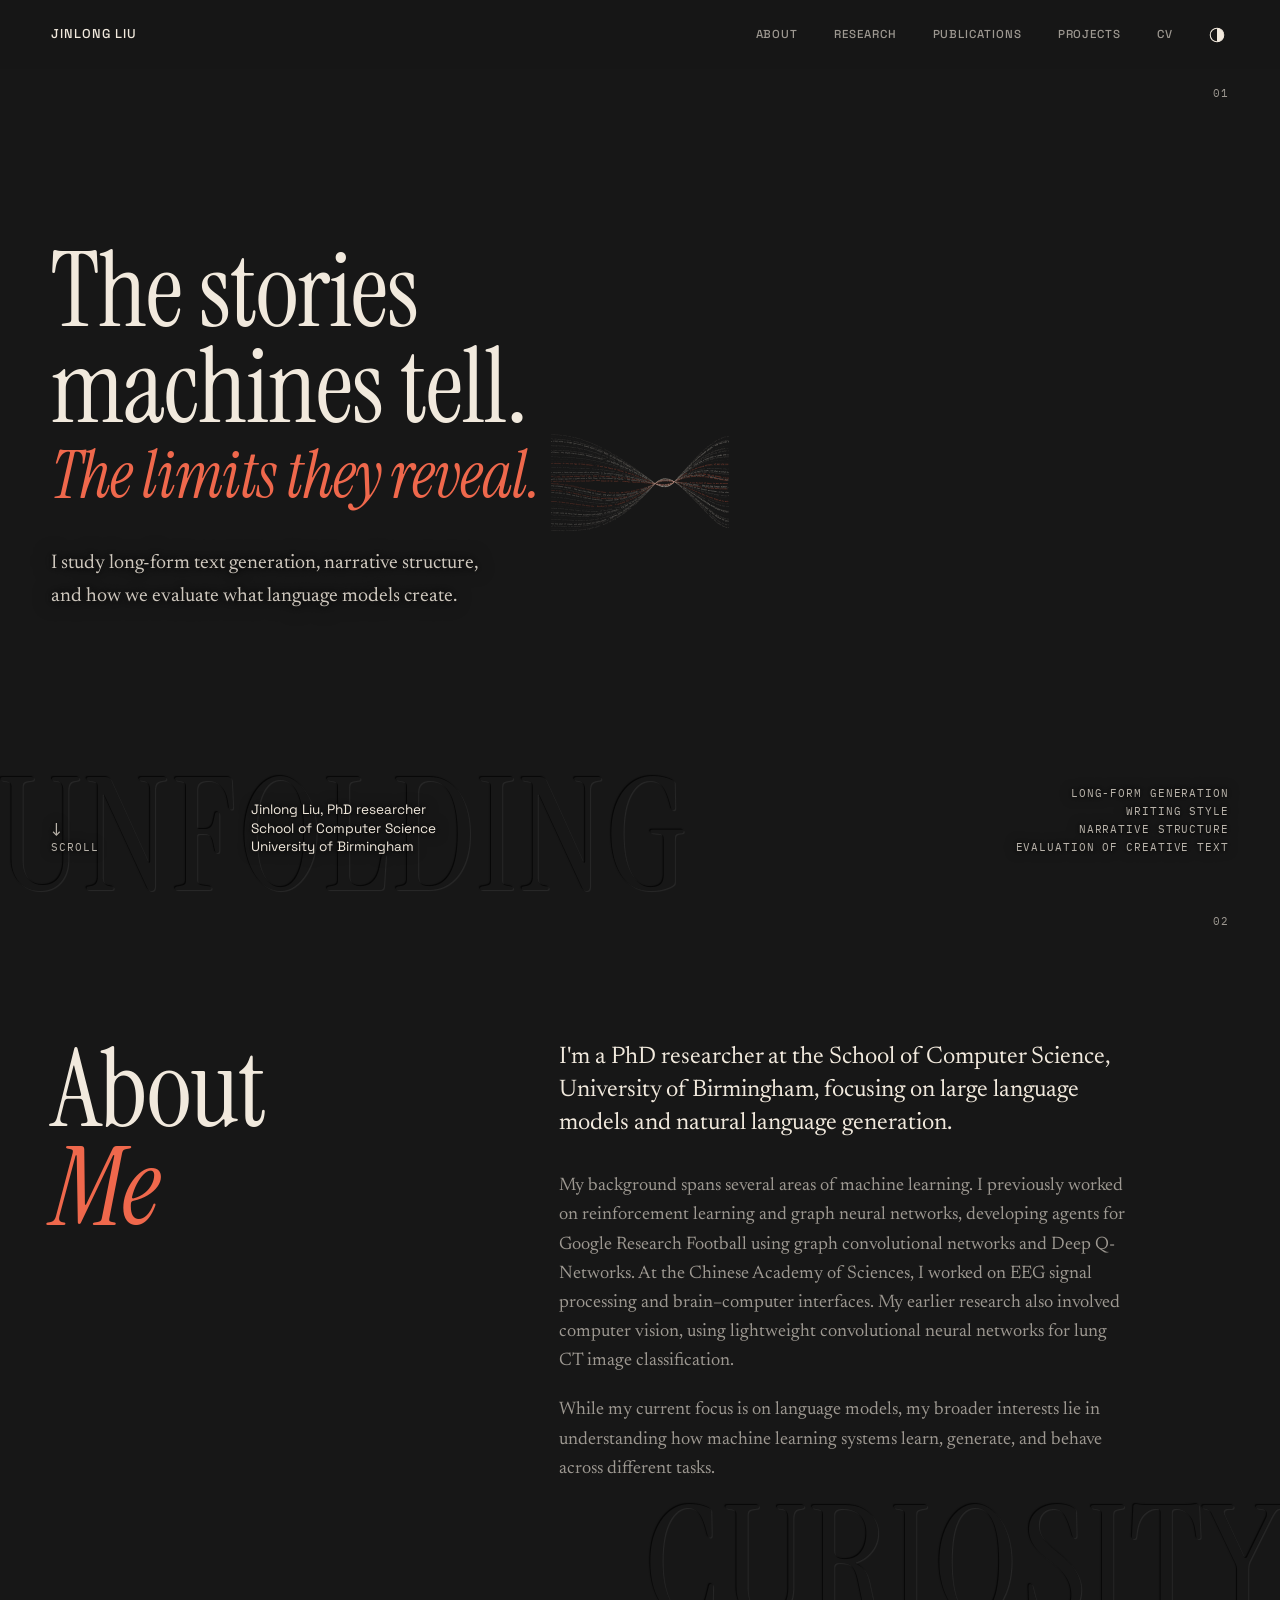
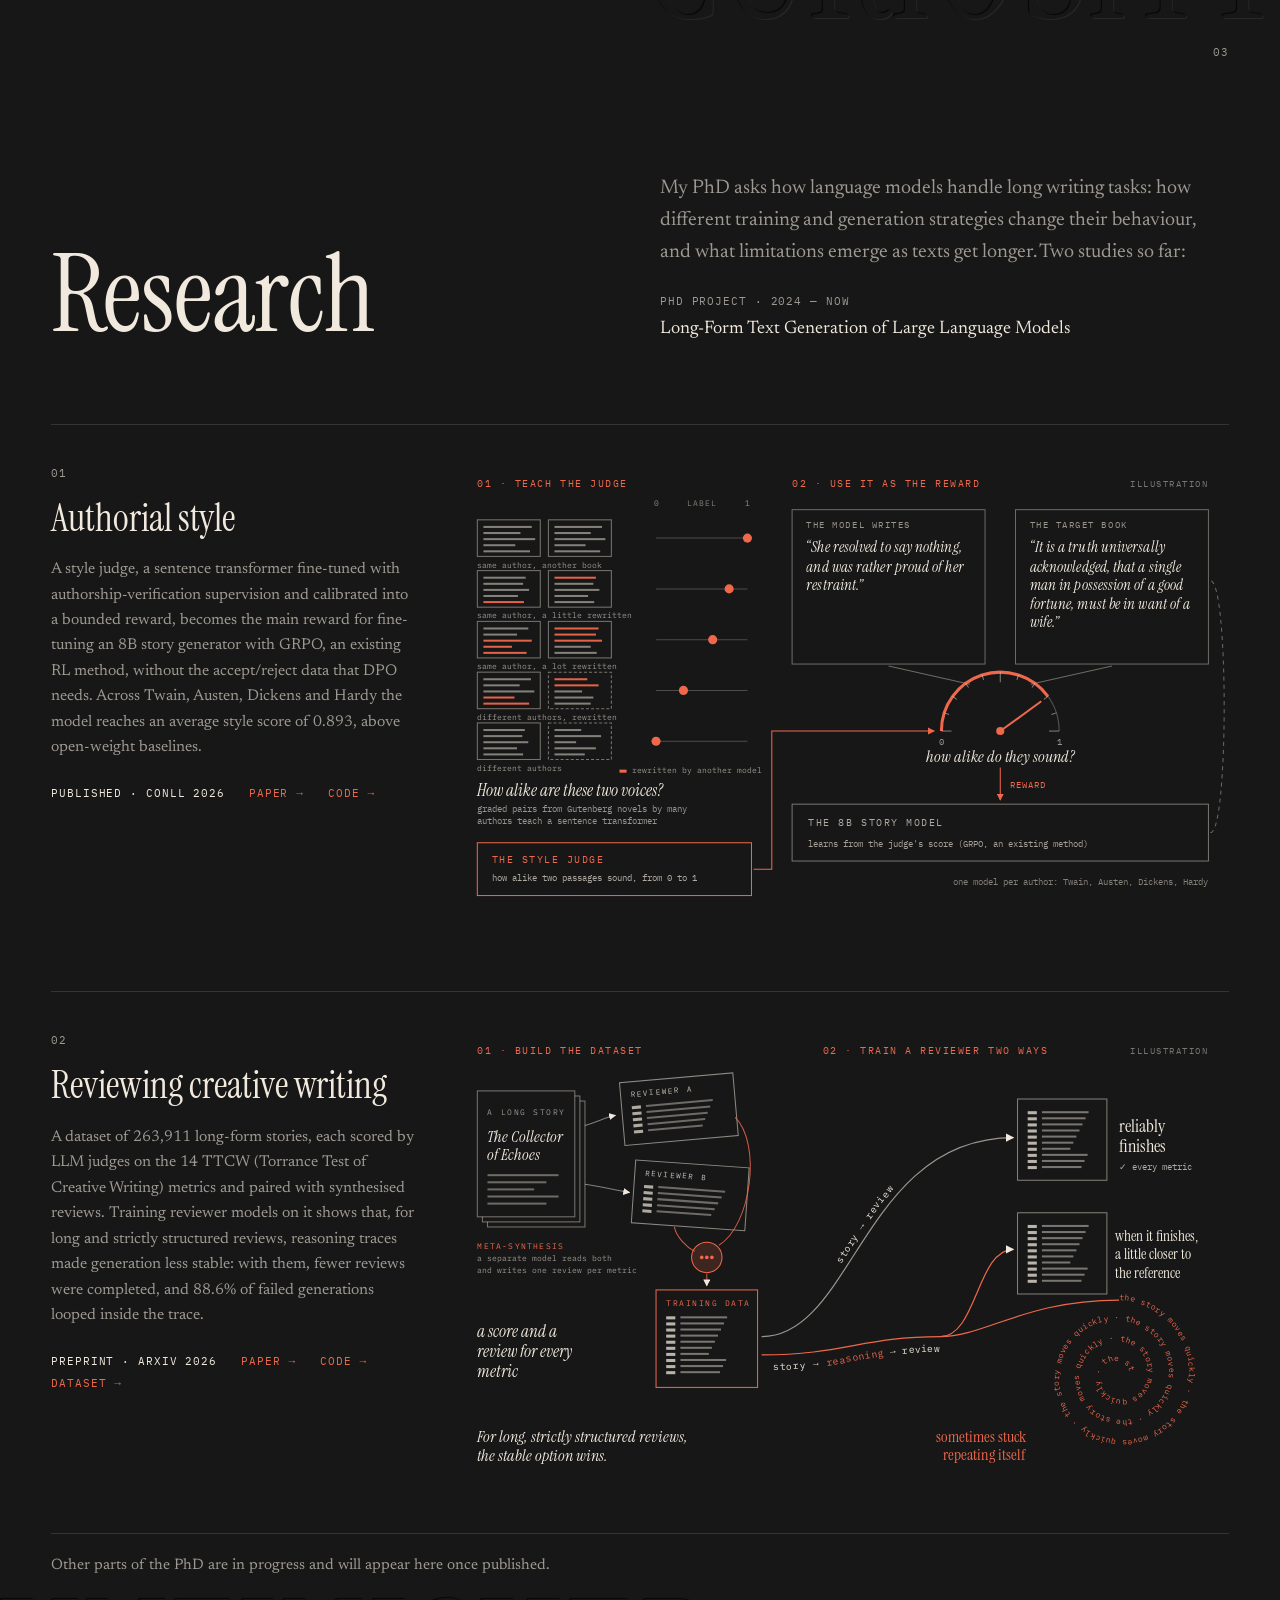
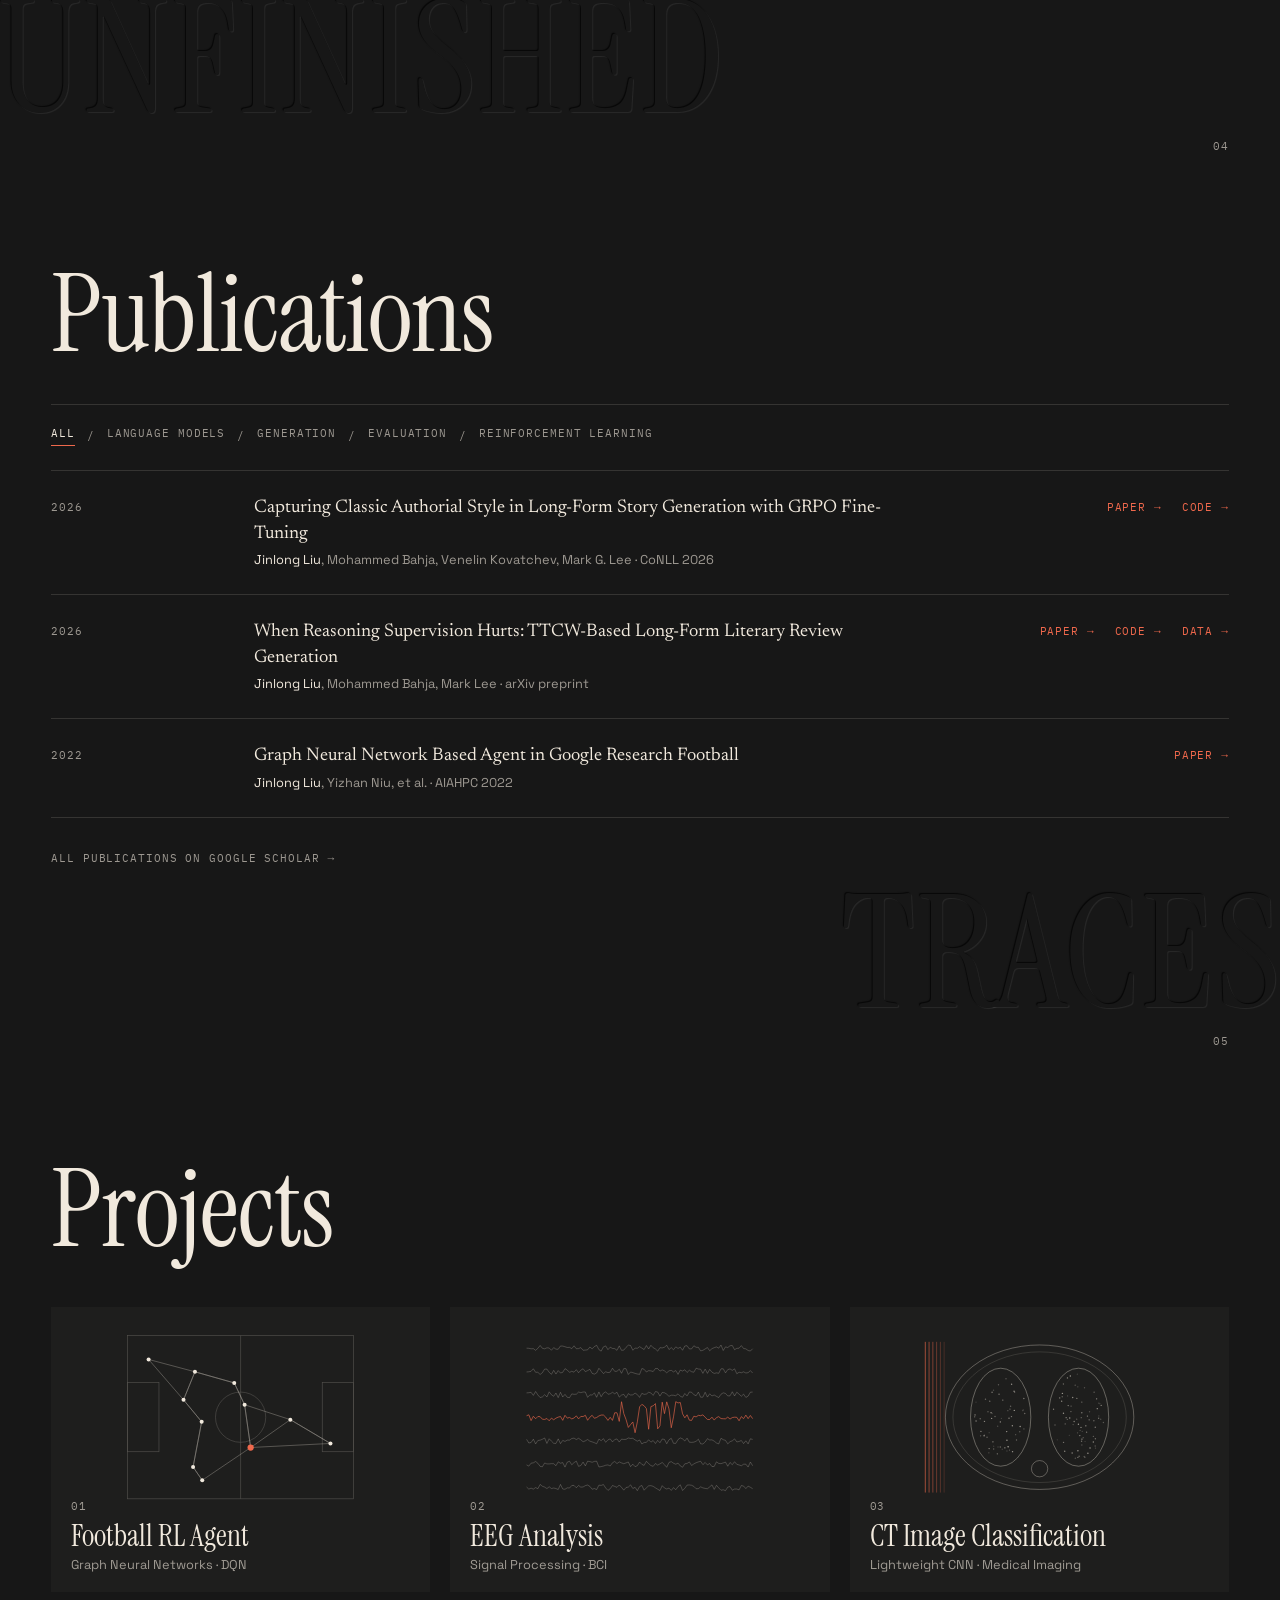
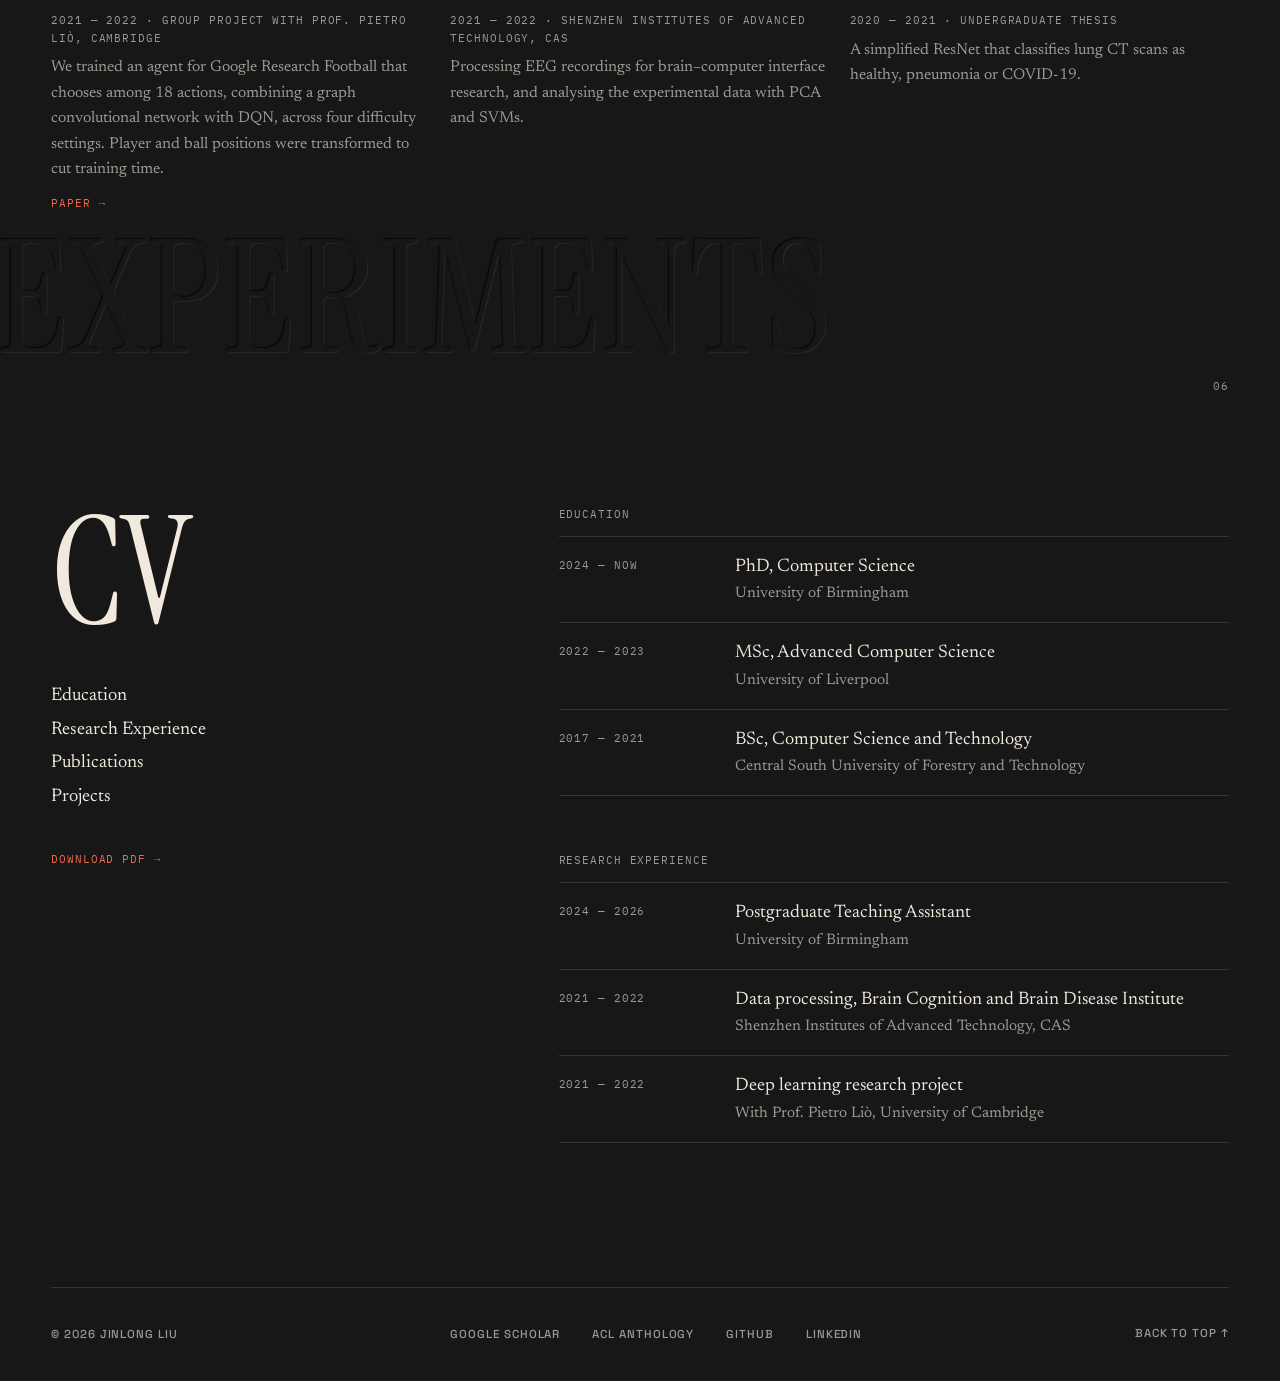
<file: index.html>
<!DOCTYPE html><html lang="en"><head><meta charset="utf-8"><meta name="viewport" content="width=device-width, initial-scale=1"><title>Jinlong (Vincent) Liu</title><meta name="description" content="Jinlong (Vincent) Liu, PhD researcher at the School of Computer Science, University of Birmingham, working on large language models and long-form text generation."><meta property="og:title" content="Jinlong (Vincent) Liu"><meta property="og:description" content="Jinlong (Vincent) Liu, PhD researcher at the School of Computer Science, University of Birmingham, working on large language models and long-form text generation."><meta property="og:type" content="website"><link rel="icon" href="/favicon.svg" type="image/svg+xml"><!-- Theme and motion are decided before first paint so nothing flashes --><script>
      try {
        if (localStorage.getItem("theme") === "light") document.documentElement.dataset.theme = "light";
      } catch (e) {}
      if (!matchMedia("(prefers-reduced-motion: reduce)").matches) {
        document.documentElement.classList.add("motion");
      }
    </script><link rel="stylesheet" href="/_astro/Base.s62ji6bQ.css"></head><body class="bg-bg text-fg"><a href="#main" class="sr-only focus:not-sr-only focus:fixed focus:left-4 focus:top-4 focus:z-[80] focus:bg-fg focus:px-4 focus:py-2 focus:text-bg">Skip to content</a><header class="sticky top-0 z-50 bg-bg/95"><div class="page-wrap flex items-center justify-between py-5"><a href="#top" class="caps text-[0.8rem] text-fg">Jinlong Liu</a><div class="flex items-center gap-8"><nav aria-label="Sections" class="hidden md:block"><ul class="flex gap-9"><li><a href="#about" class="nav-link caps text-muted">About</a></li><li><a href="#research" class="nav-link caps text-muted">Research</a></li><li><a href="#publications" class="nav-link caps text-muted">Publications</a></li><li><a href="#projects" class="nav-link caps text-muted">Projects</a></li><li><a href="#cv" class="nav-link caps text-muted">CV</a></li></ul></nav><button type="button" class="menu-toggle caps text-muted md:hidden" aria-expanded="false" aria-controls="mobile-nav">Menu</button><button type="button" class="theme-toggle grid size-6 place-items-center text-fg" aria-label="Switch light or dark theme"><svg viewBox="0 0 24 24" class="size-[18px]" aria-hidden="true"><circle cx="12" cy="12" r="9" fill="none" stroke="currentColor" stroke-width="1.4"></circle><path d="M12 3a9 9 0 0 1 0 18Z" fill="currentColor"></path></svg></button></div></div><nav id="mobile-nav" aria-label="Sections" class="hidden border-t border-line md:hidden"><ul class="page-wrap py-2"><li><a href="#about" class="mobile-link caps block py-3 text-fg">About</a></li><li><a href="#research" class="mobile-link caps block py-3 text-fg">Research</a></li><li><a href="#publications" class="mobile-link caps block py-3 text-fg">Publications</a></li><li><a href="#projects" class="mobile-link caps block py-3 text-fg">Projects</a></li><li><a href="#cv" class="mobile-link caps block py-3 text-fg">CV</a></li></ul></nav></header><main id="main"><section id="top" class="relative isolate overflow-hidden"><div class="pointer-events-none absolute inset-0 -z-10 overflow-hidden select-none" aria-hidden="true"><span class="deboss absolute whitespace-nowrap font-display uppercase leading-none tracking-[0.02em] text-[clamp(4.5rem,1rem+11vw,15rem)] bottom-[-0.12em] left-[-0.02em]">UNFOLDING</span></div><!-- The text field is the backdrop: it fills the hero edge to edge and is
       masked so it thins out behind the headline instead of stopping. --><div class="hero-field pointer-events-none absolute text-fg"><!-- The drawing keeps one fixed size; the wrapper scales it to the hero (see
     .hero-svg in global.css), so resizing the window never lays out its
     letters again. Once the page has loaded, a script renders the SVG into
     the canvas and shows that instead, so scrolling back up never waits for
     the letters to be drawn again (src/scripts/hero-bitmap.js). --><div class="hero-svg" data-font="/_astro/ibm-plex-mono-latin-400-normal.DMJ8VG8y.woff2"><svg viewBox="0 0 1600 900" width="1600" height="900" aria-hidden="true" focusable="false"><defs><path id="hf-0-path" d="M0 18C279.6 18 540.6 151.4 932 453.5C962.7 477.2 993.3 489 1024 489C1054.7 489 1085.3 471.2 1116 435.5C1319.3 199.1 1479 36 1600 36"></path><path id="hf-1-path" d="M0 38.1C279.6 38.1 540.6 160.2 932 453.8C962.7 476.8 993.3 488.2 1024 488.2C1054.7 488.2 1085.3 470.8 1116 435.8C1319.3 203.8 1479 66 1600 66"></path><path id="hf-2-path" d="M0 58.2C279.6 58.2 540.6 169.2 932 454C962.7 476.3 993.3 487.5 1024 487.5C1054.7 487.5 1085.3 470.3 1116 436C1319.3 208.5 1479 71.8 1600 71.8"></path><path id="hf-3-path" d="M0 78.3C279.6 78.3 540.6 178.3 932 454.3C962.7 475.9 993.3 486.7 1024 486.7C1054.7 486.7 1085.3 469.9 1116 436.3C1319.3 213.4 1479 83.8 1600 83.8"></path><path id="hf-4-path" d="M0 98.4C279.6 98.4 540.6 187.5 932 454.5C962.7 475.4 993.3 485.9 1024 485.9C1054.7 485.9 1085.3 469.4 1116 436.5C1319.3 218.3 1479 118.4 1600 118.4"></path><path id="hf-5-path" d="M0 118.5C279.6 118.5 540.6 196.9 932 454.8C962.7 475 993.3 485.1 1024 485.1C1054.7 485.1 1085.3 469 1116 436.8C1319.3 223.3 1479 140.9 1600 140.9"></path><path id="hf-6-path" d="M0 138.6C279.6 138.6 540.6 206.5 932 455C962.7 474.5 993.3 484.2 1024 484.2C1054.7 484.2 1085.3 468.5 1116 437C1319.3 228.4 1479 144 1600 144"></path><path id="hf-7-path" d="M0 158.7C279.6 158.7 540.6 216.2 932 455.3C962.7 474 993.3 483.4 1024 483.4C1054.7 483.4 1085.3 468 1116 437.3C1319.3 233.6 1479 164.1 1600 164.1"></path><path id="hf-8-path" d="M0 178.7C279.6 178.7 540.6 226.2 932 455.5C962.7 473.5 993.3 482.5 1024 482.5C1054.7 482.5 1085.3 467.5 1116 437.5C1319.3 238.9 1479 199.3 1600 199.3"></path><path id="hf-9-path" d="M0 198.8C279.6 198.8 540.6 236.4 932 455.8C962.7 473 993.3 481.6 1024 481.6C1054.7 481.6 1085.3 467 1116 437.8C1319.3 244.3 1479 213.6 1600 213.6"></path><path id="hf-10-path" d="M0 218.9C279.6 218.9 540.6 246.9 932 456.1C962.7 472.4 993.3 480.6 1024 480.6C1054.7 480.6 1085.3 466.4 1116 438.1C1319.3 249.9 1479 218.2 1600 218.2"></path><path id="hf-11-path" d="M0 239C279.6 239 540.6 257.7 932 456.3C962.7 471.9 993.3 479.7 1024 479.7C1054.7 479.7 1085.3 465.9 1116 438.3C1319.3 255.6 1479 246.2 1600 246.2"></path><path id="hf-12-path" d="M0 259.1C279.6 259.1 540.6 268.8 932 456.6C962.7 471.3 993.3 478.6 1024 478.6C1054.7 478.6 1085.3 465.3 1116 438.6C1319.3 261.5 1479 277.9 1600 277.9"></path><path id="hf-13-path" d="M0 279.2C279.6 279.2 540.6 280.3 932 456.8C962.7 470.7 993.3 477.6 1024 477.6C1054.7 477.6 1085.3 464.7 1116 438.8C1319.3 267.6 1479 285.2 1600 285.2"></path><path id="hf-14-path" d="M0 299.3C279.6 299.3 540.6 292.3 932 457.1C962.7 470 993.3 476.4 1024 476.4C1054.7 476.4 1085.3 464 1116 439.1C1319.3 273.9 1479 295.1 1600 295.1"></path><path id="hf-15-path" d="M0 319.4C279.6 319.4 540.6 304.8 932 457.3C962.7 469.3 993.3 475.3 1024 475.3C1054.7 475.3 1085.3 463.3 1116 439.3C1319.3 280.6 1479 328.7 1600 328.7"></path><path id="hf-16-path" d="M0 339.5C279.6 339.5 540.6 318.1 932 457.6C962.7 468.5 993.3 474 1024 474C1054.7 474 1085.3 462.5 1116 439.6C1319.3 287.6 1479 353.6 1600 353.6"></path><path id="hf-17-path" d="M0 359.6C279.6 359.6 540.6 332.2 932 457.8C962.7 467.7 993.3 472.6 1024 472.6C1054.7 472.6 1085.3 461.7 1116 439.8C1319.3 295.1 1479 357 1600 357"></path><path id="hf-18-path" d="M0 379.7C279.6 379.7 540.6 347.6 932 458.1C962.7 466.8 993.3 471.1 1024 471.1C1054.7 471.1 1085.3 460.8 1116 440.1C1319.3 303.2 1479 374.7 1600 374.7"></path><path id="hf-19-path" d="M0 399.8C279.6 399.8 540.6 364.9 932 458.4C962.7 465.7 993.3 469.3 1024 469.3C1054.7 469.3 1085.3 459.7 1116 440.4C1319.3 312.3 1479 410.2 1600 410.2"></path><path id="hf-20-path" d="M0 419.9C279.6 419.9 540.6 385.7 932 458.6C962.7 464.3 993.3 467.2 1024 467.2C1054.7 467.2 1085.3 458.3 1116 440.6C1319.3 323.2 1479 426.8 1600 426.8"></path><path id="hf-21-path" d="M0 440C279.6 440 540.6 423.7 932 458.9C962.7 461.6 993.3 463 1024 463C1054.7 463 1085.3 455.6 1116 440.9C1319.3 343.1 1479 430.5 1600 430.5"></path><path id="hf-22-path" d="M0 460C279.6 460 540.6 647.4 932 459.1C962.7 444.4 993.3 437 1024 437C1054.7 437 1085.3 438.4 1116 441.1C1319.3 459.4 1479 456.4 1600 456.4"></path><path id="hf-23-path" d="M0 480.1C279.6 480.1 540.6 685.5 932 459.4C962.7 441.7 993.3 432.8 1024 432.8C1054.7 432.8 1085.3 435.7 1116 441.4C1319.3 479.2 1479 489.5 1600 489.5"></path><path id="hf-24-path" d="M0 500.2C279.6 500.2 540.6 706.3 932 459.6C962.7 440.3 993.3 430.7 1024 430.7C1054.7 430.7 1085.3 434.3 1116 441.6C1319.3 490.2 1479 498.6 1600 498.6"></path><path id="hf-25-path" d="M0 520.3C279.6 520.3 540.6 723.6 932 459.9C962.7 439.2 993.3 428.9 1024 428.9C1054.7 428.9 1085.3 433.2 1116 441.9C1319.3 499.3 1479 506.6 1600 506.6"></path><path id="hf-26-path" d="M0 540.4C279.6 540.4 540.6 739 932 460.2C962.7 438.3 993.3 427.4 1024 427.4C1054.7 427.4 1085.3 432.3 1116 442.2C1319.3 507.4 1479 539 1600 539"></path><path id="hf-27-path" d="M0 560.5C279.6 560.5 540.6 753.1 932 460.4C962.7 437.5 993.3 426 1024 426C1054.7 426 1085.3 431.5 1116 442.4C1319.3 514.9 1479 566.1 1600 566.1"></path><path id="hf-28-path" d="M0 580.6C279.6 580.6 540.6 766.4 932 460.7C962.7 436.7 993.3 424.7 1024 424.7C1054.7 424.7 1085.3 430.7 1116 442.7C1319.3 521.9 1479 570.2 1600 570.2"></path><path id="hf-29-path" d="M0 600.7C279.6 600.7 540.6 778.9 932 460.9C962.7 436 993.3 423.6 1024 423.6C1054.7 423.6 1085.3 430 1116 442.9C1319.3 528.5 1479 585.5 1600 585.5"></path><path id="hf-30-path" d="M0 620.8C279.6 620.8 540.6 790.9 932 461.2C962.7 435.3 993.3 422.4 1024 422.4C1054.7 422.4 1085.3 429.3 1116 443.2C1319.3 534.9 1479 620.9 1600 620.9"></path><path id="hf-31-path" d="M0 640.9C279.6 640.9 540.6 802.4 932 461.4C962.7 434.7 993.3 421.4 1024 421.4C1054.7 421.4 1085.3 428.7 1116 443.4C1319.3 541 1479 639.9 1600 639.9"></path><path id="hf-32-path" d="M0 661C279.6 661 540.6 813.5 932 461.7C962.7 434.1 993.3 420.3 1024 420.3C1054.7 420.3 1085.3 428.1 1116 443.7C1319.3 546.8 1479 643.1 1600 643.1"></path><path id="hf-33-path" d="M0 681.1C279.6 681.1 540.6 824.3 932 461.9C962.7 433.6 993.3 419.4 1024 419.4C1054.7 419.4 1085.3 427.6 1116 443.9C1319.3 552.6 1479 666.8 1600 666.8"></path><path id="hf-34-path" d="M0 701.2C279.6 701.2 540.6 834.8 932 462.2C962.7 433 993.3 418.4 1024 418.4C1054.7 418.4 1085.3 427 1116 444.2C1319.3 558.1 1479 701 1600 701"></path><path id="hf-35-path" d="M0 721.3C279.6 721.3 540.6 845 932 462.5C962.7 432.5 993.3 417.5 1024 417.5C1054.7 417.5 1085.3 426.5 1116 444.5C1319.3 563.6 1479 712 1600 712"></path><path id="hf-36-path" d="M0 741.3C279.6 741.3 540.6 855 932 462.7C962.7 432 993.3 416.6 1024 416.6C1054.7 416.6 1085.3 426 1116 444.7C1319.3 568.9 1479 718.4 1600 718.4"></path><path id="hf-37-path" d="M0 761.4C279.6 761.4 540.6 864.7 932 463C962.7 431.5 993.3 415.8 1024 415.8C1054.7 415.8 1085.3 425.5 1116 445C1319.3 574.1 1479 749.2 1600 749.2"></path><path id="hf-38-path" d="M0 781.5C279.6 781.5 540.6 874.3 932 463.2C962.7 431 993.3 414.9 1024 414.9C1054.7 414.9 1085.3 425 1116 445.2C1319.3 579.2 1479 778.3 1600 778.3"></path><path id="hf-39-path" d="M0 801.6C279.6 801.6 540.6 883.7 932 463.5C962.7 430.6 993.3 414.1 1024 414.1C1054.7 414.1 1085.3 424.6 1116 445.5C1319.3 584.2 1479 783.5 1600 783.5"></path><path id="hf-40-path" d="M0 821.7C279.6 821.7 540.6 892.9 932 463.7C962.7 430.1 993.3 413.3 1024 413.3C1054.7 413.3 1085.3 424.1 1116 445.7C1319.3 589.1 1479 796.5 1600 796.5"></path><path id="hf-41-path" d="M0 841.8C279.6 841.8 540.6 902 932 464C962.7 429.7 993.3 412.5 1024 412.5C1054.7 412.5 1085.3 423.7 1116 446C1319.3 593.9 1479 831.5 1600 831.5"></path><path id="hf-42-path" d="M0 861.9C279.6 861.9 540.6 910.9 932 464.2C962.7 429.2 993.3 411.8 1024 411.8C1054.7 411.8 1085.3 423.2 1116 446.2C1319.3 598.7 1479 852.9 1600 852.9"></path><path id="hf-43-path" d="M0 882C279.6 882 540.6 919.8 932 464.5C962.7 428.8 993.3 411 1024 411C1054.7 411 1085.3 422.8 1116 446.5C1319.3 603.4 1479 855.9 1600 855.9"></path><text id="hf-0-x"><textPath href="#hf-0-path" startOffset="961"><tspan font-size="7.3" fill-opacity="0.5">E</tspan><tspan font-size="7.1" fill-opacity="0.5">ngland · </tspan><tspan font-size="7" fill-opacity="0.5">there were a king 1000</tspan></textPath></text><text id="hf-1-x"><textPath href="#hf-1-path" startOffset="951.7"><tspan font-size="5.2" fill-opacity="0.06">e wi</tspan><tspan font-size="5" fill-opacity="0.06">ne was red </tspan><tspan font-size="4.7" fill-opacity="0.06">wine, and had stained the 110001</tspan></textPath></text><text id="hf-2-x"><textPath href="#hf-2-path" startOffset="942"><tspan font-size="8.8" fill-opacity="0.5">ee</tspan><tspan font-size="8.6" fill-opacity="0.5">ts, the</tspan><tspan font-size="8.4" fill-opacity="0.5"> death-carts 11000</tspan></textPath></text><text id="hf-3-x"><textPath href="#hf-3-path" startOffset="944"><tspan font-size="10.1" fill-opacity="0.94">a</tspan><tspan font-size="9.8" fill-opacity="0.94"> larg</tspan><tspan font-size="9.5" fill-opacity="0.94">e jaw and a 0011</tspan></textPath></text><text id="hf-4-x"><textPath href="#hf-4-path" startOffset="932.2"><tspan font-size="7.2" fill-opacity="0.06">the </tspan><tspan font-size="7" fill-opacity="0.06">suburb </tspan><tspan font-size="6.9" fill-opacity="0.06">of Saint Antoine · 1</tspan></textPath></text><text id="hf-5-x"><textPath href="#hf-5-path" startOffset="924.7"><tspan font-size="8.2" fill-opacity="0.5">e, h</tspan><tspan font-size="7.9" fill-opacity="0.5">ollow </tspan><tspan font-size="7.7" fill-opacity="0.5">and harsh. · 111 1</tspan></textPath></text><text id="hf-6-x"><textPath href="#hf-6-path" startOffset="917.6"><tspan font-size="8" fill-opacity="0.06">ike</tspan><tspan font-size="7.9" fill-opacity="0.06">d, and</tspan><tspan font-size="7.7" fill-opacity="0.06"> what it liked 000 </tspan></textPath></text><text id="hf-7-x"><textPath href="#hf-7-path" startOffset="911.2"><tspan font-size="9.1" fill-opacity="0.5">he n</tspan><tspan font-size="8.9" fill-opacity="0.5">arrow</tspan><tspan font-size="8.7" fill-opacity="0.5"> street in 111 </tspan></textPath></text><text id="hf-8-x"><textPath href="#hf-8-path" startOffset="904.9"><tspan font-size="10.5" fill-opacity="0.94">ne.</tspan><tspan font-size="10.3" fill-opacity="0.94"> · It</tspan><tspan font-size="10" fill-opacity="0.94"> was the 1000</tspan></textPath></text><text id="hf-9-x"><textPath href="#hf-9-path" startOffset="896.8"><tspan font-size="8.3" fill-opacity="0.06">urie</tspan><tspan font-size="8.1" fill-opacity="0.06">d aliv</tspan><tspan font-size="7.9" fill-opacity="0.06">e for eighteen 11</tspan></textPath></text><text id="hf-10-x"><textPath href="#hf-10-path" startOffset="892.9"><tspan font-size="7.3" fill-opacity="0.48">w</tspan><tspan font-size="7.1" fill-opacity="0.5">retc</tspan><tspan font-size="6.9" fill-opacity="0.5">hed clo</tspan><tspan font-size="6.7" fill-opacity="0.5">thing that hung 110</tspan></textPath></text><text id="hf-11-x"><textPath href="#hf-11-path" startOffset="891.3"><tspan font-size="7.7" fill-opacity="0.08">j</tspan><tspan font-size="7.4" fill-opacity="0.06">aw a</tspan><tspan font-size="7.2" fill-opacity="0.06">nd a q</tspan><tspan font-size="7" fill-opacity="0.06">ueen with a 00111 </tspan></textPath></text><text id="hf-12-x"><textPath href="#hf-12-path" startOffset="890.3"><tspan font-size="5.5" fill-opacity="0.06">lon</tspan><tspan font-size="5.2" fill-opacity="0.06">g? Almost</tspan><tspan font-size="5" fill-opacity="0.06"> eighteen years. · A 00011</tspan></textPath></text><text id="hf-13-x"><textPath href="#hf-13-path" startOffset="879.3"><tspan font-size="11" fill-opacity="0.98">l</tspan><tspan font-size="10.8" fill-opacity="0.98">ity</tspan><tspan font-size="10.6" fill-opacity="0.98">, · </tspan><tspan font-size="10.3" fill-opacity="0.98">it was 001 0</tspan></textPath></text><text id="hf-14-x"><textPath href="#hf-14-path" startOffset="878.6"><tspan font-size="5.3" fill-opacity="0.08">of</tspan><tspan font-size="5.1" fill-opacity="0.08"> Eng</tspan><tspan font-size="4.9" fill-opacity="0.06">land</tspan><tspan font-size="4.6" fill-opacity="0.06"> · there</tspan><tspan font-size="4.4" fill-opacity="0.06"> were a king with 0 00111</tspan></textPath></text><text id="hf-15-x"><textPath href="#hf-15-path" startOffset="872.5"><tspan font-size="7.3" fill-opacity="0.48">bro</tspan><tspan font-size="7.2" fill-opacity="0.5">ken,</tspan><tspan font-size="7" fill-opacity="0.5"> in t</tspan><tspan font-size="6.8" fill-opacity="0.5">he street. · 111 </tspan></textPath></text><text id="hf-16-x"><textPath href="#hf-16-path" startOffset="870.8"><tspan font-size="5.9" fill-opacity="0.08">eat</tspan><tspan font-size="5.6" fill-opacity="0.06">h-car</tspan><tspan font-size="5.4" fill-opacity="0.06">ts rumb</tspan><tspan font-size="5.1" fill-opacity="0.06">le, hollow and 001111 </tspan></textPath></text><text id="hf-17-x"><textPath href="#hf-17-path" startOffset="871.7"><tspan font-size="7.3" fill-opacity="0.92">j</tspan><tspan font-size="7" fill-opacity="0.92">aw</tspan><tspan font-size="6.7" fill-opacity="0.94"> a</tspan><tspan font-size="6.3" fill-opacity="0.94">nd </tspan><tspan font-size="6" fill-opacity="0.94">a que</tspan><tspan font-size="5.7" fill-opacity="0.94">en with a fair 1100</tspan></textPath></text><text id="hf-18-x"><textPath href="#hf-18-path" startOffset="869.9"><tspan font-size="9.1" fill-opacity="0.48">g</tspan><tspan font-size="8.9" fill-opacity="0.48">ro</tspan><tspan font-size="8.7" fill-opacity="0.5">und</tspan><tspan font-size="8.6" fill-opacity="0.5"> of</tspan><tspan font-size="8.4" fill-opacity="0.5"> the narrow 1</tspan></textPath></text><text id="hf-19-x"><textPath href="#hf-19-path" startOffset="866"><tspan font-size="8.9" fill-opacity="0.98">t </tspan><tspan font-size="8.6" fill-opacity="0.98">I </tspan><tspan font-size="8.2" fill-opacity="0.98">go</tspan><tspan font-size="7.8" fill-opacity="0.98"> to </tspan><tspan font-size="7.5" fill-opacity="0.98">than I have 001</tspan></textPath></text><text id="hf-20-x"><textPath href="#hf-20-path" startOffset="863.5"><tspan font-size="10.3" fill-opacity="0.92">ik</tspan><tspan font-size="10" fill-opacity="0.94">e</tspan><tspan font-size="9.8" fill-opacity="0.94"> th</tspan><tspan font-size="9.5" fill-opacity="0.94">e p</tspan><tspan font-size="9.3" fill-opacity="0.94">resent 0111</tspan></textPath></text><text id="hf-21-x"><textPath href="#hf-21-path" startOffset="858.9"><tspan font-size="9.5" fill-opacity="0.96">i</tspan><tspan font-size="9.1" fill-opacity="0.96">t</tspan><tspan font-size="8.7" fill-opacity="0.96">y</tspan><tspan font-size="8.3" fill-opacity="0.98">, </tspan><tspan font-size="8" fill-opacity="0.98">or</tspan><tspan font-size="7.6" fill-opacity="0.98"> d</tspan><tspan font-size="7.2" fill-opacity="0.98">eat</tspan><tspan font-size="6.8" fill-opacity="0.98">h · Crush 1110</tspan></textPath></text><text id="hf-22-x"><textPath href="#hf-22-path" startOffset="1096.3"><tspan font-size="7.1" fill-opacity="0.98">0 1 go to than </tspan><tspan font-size="7.4" fill-opacity="0.98">I h</tspan><tspan font-size="7.7" fill-opacity="0.98">ave</tspan><tspan font-size="8" fill-opacity="0.98"> e</tspan><tspan font-size="8.2" fill-opacity="0.98">v</tspan><tspan font-size="8.5" fill-opacity="0.96">er</tspan></textPath></text><text id="hf-23-x"><textPath href="#hf-23-path" startOffset="1111.1"><tspan font-size="10.4" fill-opacity="0.94">10 buried </tspan><tspan font-size="10.7" fill-opacity="0.94">ali</tspan><tspan font-size="10.9" fill-opacity="0.94">ve</tspan><tspan font-size="11.2" fill-opacity="0.94"> </tspan><tspan font-size="11.4" fill-opacity="0.92">f</tspan></textPath></text><text id="hf-24-x"><textPath href="#hf-24-path" startOffset="1110.3"><tspan font-size="5.7" fill-opacity="0.5">1 · Tellson&#39;s Bank </tspan><tspan font-size="5.9" fill-opacity="0.5">by Te</tspan><tspan font-size="6.2" fill-opacity="0.5">mpl</tspan><tspan font-size="6.5" fill-opacity="0.48">e </tspan><tspan font-size="6.8" fill-opacity="0.48">Bar</tspan></textPath></text><text id="hf-25-x"><textPath href="#hf-25-path" startOffset="1118.4"><tspan font-size="7.6" fill-opacity="0.98">100 better rest</tspan><tspan font-size="7.8" fill-opacity="0.98"> that</tspan><tspan font-size="8.1" fill-opacity="0.98"> I </tspan><tspan font-size="8.4" fill-opacity="0.98">g</tspan></textPath></text><text id="hf-26-x"><textPath href="#hf-26-path" startOffset="1119.1"><tspan font-size="7.8" fill-opacity="0.94">10 eighteen year</tspan><tspan font-size="8" fill-opacity="0.94">s. ·</tspan><tspan font-size="8.3" fill-opacity="0.94"> A l</tspan><tspan font-size="8.5" fill-opacity="0.94">a</tspan></textPath></text><text id="hf-27-x"><textPath href="#hf-27-path" startOffset="1124.1"><tspan font-size="6.4" fill-opacity="0.06">1100011 and saw not</tspan><tspan font-size="6.7" fill-opacity="0.06">hing.</tspan><tspan font-size="6.9" fill-opacity="0.06"> · A</tspan><tspan font-size="7.1" fill-opacity="0.08">lo</tspan></textPath></text><text id="hf-28-x"><textPath href="#hf-28-path" startOffset="1127.6"><tspan font-size="5" fill-opacity="0.5">1000 1000 a fair face, o</tspan><tspan font-size="5.3" fill-opacity="0.5">n the t</tspan><tspan font-size="5.6" fill-opacity="0.5">hron</tspan><tspan font-size="5.9" fill-opacity="0.48">e of</tspan></textPath></text><text id="hf-29-x"><textPath href="#hf-29-path" startOffset="1134.7"><tspan font-size="4.4" fill-opacity="0.06">10001 10 Saint Antoine · Hun</tspan><tspan font-size="4.6" fill-opacity="0.06">ger was</tspan><tspan font-size="4.9" fill-opacity="0.06"> pushe</tspan><tspan font-size="5.1" fill-opacity="0.08">d o</tspan></textPath></text><text id="hf-30-x"><textPath href="#hf-30-path" startOffset="1143.6"><tspan font-size="6.8" fill-opacity="0.98">0001111 to every o</tspan><tspan font-size="7.1" fill-opacity="0.98">ther.</tspan><tspan font-size="7.4" fill-opacity="0.98"> · I</tspan><tspan font-size="7.7" fill-opacity="0.98"> </tspan></textPath></text><text id="hf-31-x"><textPath href="#hf-31-path" startOffset="1144.1"><tspan font-size="7.1" fill-opacity="0.06">00 011 like the pre</tspan><tspan font-size="7.3" fill-opacity="0.06">sent pe</tspan><tspan font-size="7.5" fill-opacity="0.06">rio</tspan></textPath></text><text id="hf-32-x"><textPath href="#hf-32-path" startOffset="1148.8"><tspan font-size="4.6" fill-opacity="0.06">11110001 that hung upon poles</tspan><tspan font-size="4.9" fill-opacity="0.06"> and line</tspan><tspan font-size="5.1" fill-opacity="0.06">s · T</tspan><tspan font-size="5.4" fill-opacity="0.08">e</tspan></textPath></text><text id="hf-33-x"><textPath href="#hf-33-path" startOffset="1153.7"><tspan font-size="6.4" fill-opacity="0.5">0 · 10 was the year of </tspan><tspan font-size="6.7" fill-opacity="0.5">Our Lor</tspan><tspan font-size="7" fill-opacity="0.5">d o</tspan></textPath></text><text id="hf-34-x"><textPath href="#hf-34-path" startOffset="1162.5"><tspan font-size="6.7" fill-opacity="0.06">1000111 of day! To be</tspan><tspan font-size="6.9" fill-opacity="0.06"> buried</tspan><tspan font-size="7" fill-opacity="0.06"> al</tspan></textPath></text><text id="hf-35-x"><textPath href="#hf-35-path" startOffset="1166.5"><tspan font-size="6.6" fill-opacity="0.94">011110 was pushed out </tspan><tspan font-size="6.9" fill-opacity="0.94">of the </tspan><tspan font-size="7.3" fill-opacity="0.94">tal</tspan></textPath></text><text id="hf-36-x"><textPath href="#hf-36-path" startOffset="1181.1"><tspan font-size="7.8" fill-opacity="0.5">1000 with a large</tspan><tspan font-size="8" fill-opacity="0.5"> jaw </tspan><tspan font-size="8.2" fill-opacity="0.5">and </tspan></textPath></text><text id="hf-37-x"><textPath href="#hf-37-path" startOffset="1183.6"><tspan font-size="4" fill-opacity="0.06">001 011 wine, and had stained the </tspan><tspan font-size="4.3" fill-opacity="0.06">ground of t</tspan><tspan font-size="4.5" fill-opacity="0.06">he narr</tspan></textPath></text><text id="hf-38-x"><textPath href="#hf-38-path" startOffset="1189.1"><tspan font-size="5.8" fill-opacity="0.5">001 01 old-fashioned place </tspan><tspan font-size="6" fill-opacity="0.5">· Madame D</tspan><tspan font-size="6.3" fill-opacity="0.5">e</tspan></textPath></text><text id="hf-39-x"><textPath href="#hf-39-path" startOffset="1196.8"><tspan font-size="7.1" fill-opacity="0.06">0 0 large jaw and a qu</tspan><tspan font-size="7.3" fill-opacity="0.06">een with</tspan><tspan font-size="7.5" fill-opacity="0.06"> </tspan></textPath></text><text id="hf-40-x"><textPath href="#hf-40-path" startOffset="1204.1"><tspan font-size="6.5" fill-opacity="0.94">011 cask of wine had bee</tspan><tspan font-size="6.8" fill-opacity="0.94">n droppe</tspan><tspan font-size="7.2" fill-opacity="0.94">d a</tspan></textPath></text><text id="hf-41-x"><textPath href="#hf-41-path" startOffset="1217.2"><tspan font-size="7.1" fill-opacity="0.5">111 saw nothing. · Al</tspan><tspan font-size="7.4" fill-opacity="0.5">ong the </tspan><tspan font-size="7.6" fill-opacity="0.5">Pa</tspan></textPath></text><text id="hf-42-x"><textPath href="#hf-42-path" startOffset="1226.2"><tspan font-size="5.3" fill-opacity="0.06">0001111 · the period was so </tspan><tspan font-size="5.5" fill-opacity="0.06">far like th</tspan><tspan font-size="5.7" fill-opacity="0.06">e p</tspan></textPath></text><text id="hf-43-x"><textPath href="#hf-43-path" startOffset="1231.6"><tspan font-size="7.7" fill-opacity="0.5">11 001 had stained th</tspan><tspan font-size="8" fill-opacity="0.5">e groun</tspan><tspan font-size="8.3" fill-opacity="0.5">d </tspan></textPath></text><mask id="hf-lens" maskUnits="userSpaceOnUse" x="0" y="0" width="1600" height="900"><rect width="1600" height="900" fill="#fff"></rect><path d="M963.3 455.9Q1024 438.8 1084.7 444.1Q1024 461.2 963.3 455.9Z" fill="#000"></path></mask><clipPath id="hf-left" clipPathUnits="userSpaceOnUse"><rect x="867.6" y="0" width="101.19999999999993" height="900"></rect></clipPath><clipPath id="hf-right" clipPathUnits="userSpaceOnUse"><rect x="1079.2" y="0" width="101.20000000000005" height="900"></rect></clipPath></defs><g mask="url(#hf-lens)"><g class="hf-ink"><text id="hf-0"><textPath href="#hf-0-path"><tspan font-size="11.1" fill-opacity="0.4">It was the year of Our Lord one thousand seven hundred and seventy-five. · There were</tspan><tspan font-size="10.9" fill-opacity="0.4"> a ki</tspan><tspan font-size="10.7" fill-opacity="0.4">ng w</tspan><tspan font-size="10.5" fill-opacity="0.42">ith</tspan><tspan font-size="10.4" fill-opacity="0.42"> a </tspan><tspan font-size="10.2" fill-opacity="0.42">lar</tspan><tspan font-size="10" fill-opacity="0.42">ge </tspan><tspan font-size="9.9" fill-opacity="0.42">jaw</tspan><tspan font-size="9.7" fill-opacity="0.44"> a</tspan><tspan font-size="9.5" fill-opacity="0.44">nd </tspan><tspan font-size="9.3" fill-opacity="0.44">a </tspan><tspan font-size="9.2" fill-opacity="0.44">que</tspan><tspan font-size="9" fill-opacity="0.46">en </tspan><tspan font-size="8.8" fill-opacity="0.46">wit</tspan><tspan font-size="8.7" fill-opacity="0.46">h </tspan><tspan font-size="8.5" fill-opacity="0.46">a p</tspan><tspan font-size="8.3" fill-opacity="0.46">lain</tspan><tspan font-size="8.2" fill-opacity="0.48"> fa</tspan><tspan font-size="8" fill-opacity="0.48">ce,</tspan><tspan font-size="7.8" fill-opacity="0.48"> on </tspan><tspan font-size="7.6" fill-opacity="0.48">the </tspan><tspan font-size="7.5" fill-opacity="0.48">thron</tspan><tspan font-size="7.3" fill-opacity="0.5">e of E</tspan><tspan font-size="7.1" fill-opacity="0.5">ngland · </tspan><tspan font-size="7" fill-opacity="0.5">there were a king 1000 0 00111 011 111 1 110</tspan><tspan font-size="7" fill-opacity="0.48">00 1</tspan><tspan font-size="7" fill-opacity="0.46">000 0</tspan><tspan font-size="7" fill-opacity="0.44"> fair</tspan><tspan font-size="7" fill-opacity="0.42"> face,</tspan><tspan font-size="7" fill-opacity="0.44"> on th</tspan><tspan font-size="7" fill-opacity="0.46">e thr</tspan><tspan font-size="7.1" fill-opacity="0.46">o</tspan><tspan font-size="7.1" fill-opacity="0.48">ne of</tspan><tspan font-size="7.1" fill-opacity="0.5"> Fra</tspan><tspan font-size="7.3" fill-opacity="0.5">nce. · </tspan><tspan font-size="7.5" fill-opacity="0.48">the pe</tspan><tspan font-size="7.6" fill-opacity="0.48">riod </tspan><tspan font-size="7.8" fill-opacity="0.48">was s</tspan><tspan font-size="8" fill-opacity="0.48">o fa</tspan><tspan font-size="8.2" fill-opacity="0.48">r li</tspan><tspan font-size="8.3" fill-opacity="0.46">ke t</tspan><tspan font-size="8.5" fill-opacity="0.46">he </tspan><tspan font-size="8.7" fill-opacity="0.46">pres</tspan><tspan font-size="8.8" fill-opacity="0.46">ent</tspan><tspan font-size="9" fill-opacity="0.46"> pe</tspan><tspan font-size="9.2" fill-opacity="0.44">rio</tspan><tspan font-size="9.3" fill-opacity="0.44">d ·</tspan><tspan font-size="9.5" fill-opacity="0.44"> th</tspan><tspan font-size="9.7" fill-opacity="0.44">e s</tspan><tspan font-size="9.9" fill-opacity="0.42">ea </tspan><tspan font-size="10" fill-opacity="0.42">did</tspan><tspan font-size="10.2" fill-opacity="0.42"> wh</tspan><tspan font-size="10.4" fill-opacity="0.42">at </tspan><tspan font-size="10.5" fill-opacity="0.42">it </tspan><tspan font-size="10.7" fill-opacity="0.4">like</tspan><tspan font-size="10.9" fill-opacity="0.4">d, an</tspan><tspan font-size="11.1" fill-opacity="0.4">d what it like</tspan></textPath></text></g><g class="hf-ink"><text id="hf-1"><textPath href="#hf-1-path"><tspan font-size="10.9" fill-opacity="0.16">Creator of day! To be buried alive for eighteen years! · Buried how long? Almost eighteen y</tspan><tspan font-size="10.7" fill-opacity="0.16">ears.</tspan><tspan font-size="10.4" fill-opacity="0.16"> · </tspan><tspan font-size="10.2" fill-opacity="0.14">A la</tspan><tspan font-size="9.9" fill-opacity="0.14">rg</tspan><tspan font-size="9.6" fill-opacity="0.14">e c</tspan><tspan font-size="9.4" fill-opacity="0.14">ask</tspan><tspan font-size="9.1" fill-opacity="0.14"> of</tspan><tspan font-size="8.9" fill-opacity="0.12"> w</tspan><tspan font-size="8.6" fill-opacity="0.12">ine</tspan><tspan font-size="8.3" fill-opacity="0.12"> ha</tspan><tspan font-size="8.1" fill-opacity="0.12">d </tspan><tspan font-size="7.8" fill-opacity="0.12">bee</tspan><tspan font-size="7.6" fill-opacity="0.1">n d</tspan><tspan font-size="7.3" fill-opacity="0.1">rop</tspan><tspan font-size="7" fill-opacity="0.1">ped </tspan><tspan font-size="6.8" fill-opacity="0.1">and</tspan><tspan font-size="6.5" fill-opacity="0.08"> bro</tspan><tspan font-size="6.3" fill-opacity="0.08">ken,</tspan><tspan font-size="6" fill-opacity="0.08"> in t</tspan><tspan font-size="5.7" fill-opacity="0.08">he st</tspan><tspan font-size="5.5" fill-opacity="0.08">reet. </tspan><tspan font-size="5.2" fill-opacity="0.06">· The wi</tspan><tspan font-size="5" fill-opacity="0.06">ne was red </tspan><tspan font-size="4.7" fill-opacity="0.06">wine, and had stained the 110001 10 000 001111 011110 11 111 110001 10 00011 Antoine · Hunger was pushed out</tspan><tspan font-size="5" fill-opacity="0.06"> of the tall h</tspan><tspan font-size="5.2" fill-opacity="0.06">ouses, in</tspan><tspan font-size="5.5" fill-opacity="0.08"> the wr</tspan><tspan font-size="5.7" fill-opacity="0.08">etched</tspan><tspan font-size="6" fill-opacity="0.08"> cloth</tspan><tspan font-size="6.3" fill-opacity="0.08">ing t</tspan><tspan font-size="6.5" fill-opacity="0.08">hat </tspan><tspan font-size="6.8" fill-opacity="0.1">hung</tspan><tspan font-size="7" fill-opacity="0.1"> upo</tspan><tspan font-size="7.3" fill-opacity="0.1">n po</tspan><tspan font-size="7.6" fill-opacity="0.1">les</tspan><tspan font-size="7.8" fill-opacity="0.12"> an</tspan><tspan font-size="8.1" fill-opacity="0.12">d li</tspan><tspan font-size="8.3" fill-opacity="0.12">nes</tspan><tspan font-size="8.6" fill-opacity="0.12"> · </tspan><tspan font-size="8.9" fill-opacity="0.12">Tel</tspan><tspan font-size="9.1" fill-opacity="0.14">lso</tspan><tspan font-size="9.4" fill-opacity="0.14">n&#39;</tspan><tspan font-size="9.6" fill-opacity="0.14">s B</tspan><tspan font-size="9.9" fill-opacity="0.14">ank</tspan><tspan font-size="10.2" fill-opacity="0.14"> by </tspan><tspan font-size="10.4" fill-opacity="0.16">Tem</tspan><tspan font-size="10.7" fill-opacity="0.16">ple B</tspan><tspan font-size="10.9" fill-opacity="0.16">ar was an old-fash</tspan></textPath></text></g><g class="hf-ink"><text id="hf-2"><textPath href="#hf-2-path"><tspan font-size="13.5" fill-opacity="0.4">an old-fashioned place · Madame Defarge knitted with nimble fingers a</tspan><tspan font-size="13.3" fill-opacity="0.4">nd st</tspan><tspan font-size="13.1" fill-opacity="0.4">ead</tspan><tspan font-size="12.8" fill-opacity="0.42">y </tspan><tspan font-size="12.6" fill-opacity="0.42">eye</tspan><tspan font-size="12.4" fill-opacity="0.42">br</tspan><tspan font-size="12.2" fill-opacity="0.42">ow</tspan><tspan font-size="12" fill-opacity="0.42">s,</tspan><tspan font-size="11.8" fill-opacity="0.44"> a</tspan><tspan font-size="11.6" fill-opacity="0.44">nd</tspan><tspan font-size="11.4" fill-opacity="0.44"> s</tspan><tspan font-size="11.2" fill-opacity="0.44">aw </tspan><tspan font-size="10.9" fill-opacity="0.46">no</tspan><tspan font-size="10.7" fill-opacity="0.46">th</tspan><tspan font-size="10.5" fill-opacity="0.46">in</tspan><tspan font-size="10.3" fill-opacity="0.46">g. </tspan><tspan font-size="10.1" fill-opacity="0.46">· </tspan><tspan font-size="9.9" fill-opacity="0.48">Alo</tspan><tspan font-size="9.7" fill-opacity="0.48">ng </tspan><tspan font-size="9.5" fill-opacity="0.48">the</tspan><tspan font-size="9.3" fill-opacity="0.48"> Pa</tspan><tspan font-size="9" fill-opacity="0.48">ris </tspan><tspan font-size="8.8" fill-opacity="0.5">stree</tspan><tspan font-size="8.6" fill-opacity="0.5">ts, the</tspan><tspan font-size="8.4" fill-opacity="0.5"> death-carts 1100011 100011 000 0011</tspan><tspan font-size="8.4" fill-opacity="0.48">11 </tspan><tspan font-size="8.4" fill-opacity="0.46">· 11</tspan><tspan font-size="8.4" fill-opacity="0.44">1 tum</tspan><tspan font-size="8.4" fill-opacity="0.42">bril</tspan><tspan font-size="8.4" fill-opacity="0.44">s car</tspan><tspan font-size="8.4" fill-opacity="0.46">ry t</tspan><tspan font-size="8.6" fill-opacity="0.46">h</tspan><tspan font-size="8.6" fill-opacity="0.48">e day</tspan><tspan font-size="8.6" fill-opacity="0.5">&#39;s</tspan><tspan font-size="8.8" fill-opacity="0.5"> wine </tspan><tspan font-size="9" fill-opacity="0.48">to La</tspan><tspan font-size="9.3" fill-opacity="0.48"> Gui</tspan><tspan font-size="9.5" fill-opacity="0.48">llot</tspan><tspan font-size="9.7" fill-opacity="0.48">ine</tspan><tspan font-size="9.9" fill-opacity="0.48">. ·</tspan><tspan font-size="10.1" fill-opacity="0.46"> It</tspan><tspan font-size="10.3" fill-opacity="0.46"> wa</tspan><tspan font-size="10.5" fill-opacity="0.46">s </tspan><tspan font-size="10.7" fill-opacity="0.46">the</tspan><tspan font-size="10.9" fill-opacity="0.46"> y</tspan><tspan font-size="11.2" fill-opacity="0.44">ear</tspan><tspan font-size="11.4" fill-opacity="0.44"> o</tspan><tspan font-size="11.6" fill-opacity="0.44">f </tspan><tspan font-size="11.8" fill-opacity="0.44">Our</tspan><tspan font-size="12" fill-opacity="0.42"> L</tspan><tspan font-size="12.2" fill-opacity="0.42">or</tspan><tspan font-size="12.4" fill-opacity="0.42">d o</tspan><tspan font-size="12.6" fill-opacity="0.42">ne</tspan><tspan font-size="12.8" fill-opacity="0.42"> th</tspan><tspan font-size="13.1" fill-opacity="0.4">ous</tspan><tspan font-size="13.3" fill-opacity="0.4">and </tspan><tspan font-size="13.5" fill-opacity="0.4">seven hundr</tspan></textPath></text></g><g class="hf-ink"><text id="hf-3"><textPath href="#hf-3-path"><tspan font-size="16.5" fill-opacity="0.86">a king with a large jaw and a queen with a plain face, on t</tspan><tspan font-size="16.2" fill-opacity="0.86">he t</tspan><tspan font-size="16" fill-opacity="0.86">hr</tspan><tspan font-size="15.7" fill-opacity="0.88">on</tspan><tspan font-size="15.4" fill-opacity="0.88">e </tspan><tspan font-size="15.1" fill-opacity="0.88">o</tspan><tspan font-size="14.8" fill-opacity="0.88">f </tspan><tspan font-size="14.5" fill-opacity="0.88">En</tspan><tspan font-size="14.2" fill-opacity="0.88">g</tspan><tspan font-size="13.9" fill-opacity="0.9">la</tspan><tspan font-size="13.6" fill-opacity="0.9">nd</tspan><tspan font-size="13.3" fill-opacity="0.9"> </tspan><tspan font-size="13" fill-opacity="0.9">· </tspan><tspan font-size="12.7" fill-opacity="0.9">th</tspan><tspan font-size="12.4" fill-opacity="0.9">e</tspan><tspan font-size="12.2" fill-opacity="0.9">re</tspan><tspan font-size="11.9" fill-opacity="0.92"> w</tspan><tspan font-size="11.6" fill-opacity="0.92">er</tspan><tspan font-size="11.3" fill-opacity="0.92">e a</tspan><tspan font-size="11" fill-opacity="0.92"> k</tspan><tspan font-size="10.7" fill-opacity="0.92">ing</tspan><tspan font-size="10.4" fill-opacity="0.94"> wi</tspan><tspan font-size="10.1" fill-opacity="0.94">th a</tspan><tspan font-size="9.8" fill-opacity="0.94"> larg</tspan><tspan font-size="9.5" fill-opacity="0.94">e jaw and a 00111 0111 1 1110 11</tspan><tspan font-size="9.5" fill-opacity="0.9">000</tspan><tspan font-size="9.5" fill-opacity="0.86"> 10</tspan><tspan font-size="9.5" fill-opacity="0.84"> the</tspan><tspan font-size="9.5" fill-opacity="0.8"> thr</tspan><tspan font-size="9.5" fill-opacity="0.84">one o</tspan><tspan font-size="9.5" fill-opacity="0.86">f </tspan><tspan font-size="9.8" fill-opacity="0.86">Fr</tspan><tspan font-size="9.8" fill-opacity="0.9">ance</tspan><tspan font-size="9.8" fill-opacity="0.94">.</tspan><tspan font-size="10.1" fill-opacity="0.94"> · th</tspan><tspan font-size="10.4" fill-opacity="0.94">e pe</tspan><tspan font-size="10.7" fill-opacity="0.92">rio</tspan><tspan font-size="11" fill-opacity="0.92">d w</tspan><tspan font-size="11.3" fill-opacity="0.92">as</tspan><tspan font-size="11.6" fill-opacity="0.92"> so</tspan><tspan font-size="11.9" fill-opacity="0.92"> f</tspan><tspan font-size="12.2" fill-opacity="0.9">ar</tspan><tspan font-size="12.4" fill-opacity="0.9"> l</tspan><tspan font-size="12.7" fill-opacity="0.9">ik</tspan><tspan font-size="13" fill-opacity="0.9">e </tspan><tspan font-size="13.3" fill-opacity="0.9">th</tspan><tspan font-size="13.6" fill-opacity="0.9">e </tspan><tspan font-size="13.9" fill-opacity="0.9">pr</tspan><tspan font-size="14.2" fill-opacity="0.88">es</tspan><tspan font-size="14.5" fill-opacity="0.88">e</tspan><tspan font-size="14.8" fill-opacity="0.88">nt</tspan><tspan font-size="15.1" fill-opacity="0.88"> p</tspan><tspan font-size="15.4" fill-opacity="0.88">er</tspan><tspan font-size="15.7" fill-opacity="0.88">io</tspan><tspan font-size="16" fill-opacity="0.86">d ·</tspan><tspan font-size="16.2" fill-opacity="0.86"> th</tspan><tspan font-size="16.5" fill-opacity="0.86">e sea did w</tspan></textPath></text></g><g class="hf-ink"><text id="hf-4"><textPath href="#hf-4-path"><tspan font-size="11.1" fill-opacity="0.16">years. · A large cask of wine had been dropped and broken, in the street. · The wine was red wi</tspan><tspan font-size="10.9" fill-opacity="0.16">ne, </tspan><tspan font-size="10.8" fill-opacity="0.16">and</tspan><tspan font-size="10.6" fill-opacity="0.14"> h</tspan><tspan font-size="10.4" fill-opacity="0.14">ad </tspan><tspan font-size="10.2" fill-opacity="0.14">st</tspan><tspan font-size="10" fill-opacity="0.14">ai</tspan><tspan font-size="9.9" fill-opacity="0.14">ne</tspan><tspan font-size="9.7" fill-opacity="0.12">d </tspan><tspan font-size="9.5" fill-opacity="0.12">the</tspan><tspan font-size="9.3" fill-opacity="0.12"> g</tspan><tspan font-size="9.2" fill-opacity="0.12">ro</tspan><tspan font-size="9" fill-opacity="0.12">un</tspan><tspan font-size="8.8" fill-opacity="0.1">d </tspan><tspan font-size="8.6" fill-opacity="0.1">of</tspan><tspan font-size="8.5" fill-opacity="0.1"> th</tspan><tspan font-size="8.3" fill-opacity="0.1">e </tspan><tspan font-size="8.1" fill-opacity="0.08">nar</tspan><tspan font-size="7.9" fill-opacity="0.08">row</tspan><tspan font-size="7.7" fill-opacity="0.08"> st</tspan><tspan font-size="7.6" fill-opacity="0.08">ree</tspan><tspan font-size="7.4" fill-opacity="0.08">t in</tspan><tspan font-size="7.2" fill-opacity="0.06"> the </tspan><tspan font-size="7" fill-opacity="0.06">suburb </tspan><tspan font-size="6.9" fill-opacity="0.06">of Saint Antoine · 100011 000 001111 011 11 111 1100 houses, in the wr</tspan><tspan font-size="7" fill-opacity="0.06">etched c</tspan><tspan font-size="7.2" fill-opacity="0.06">lothin</tspan><tspan font-size="7.4" fill-opacity="0.08">g th</tspan><tspan font-size="7.6" fill-opacity="0.08">at h</tspan><tspan font-size="7.7" fill-opacity="0.08">ung </tspan><tspan font-size="7.9" fill-opacity="0.08">upo</tspan><tspan font-size="8.1" fill-opacity="0.08">n p</tspan><tspan font-size="8.3" fill-opacity="0.1">ole</tspan><tspan font-size="8.5" fill-opacity="0.1">s a</tspan><tspan font-size="8.6" fill-opacity="0.1">nd</tspan><tspan font-size="8.8" fill-opacity="0.1"> li</tspan><tspan font-size="9" fill-opacity="0.12">ne</tspan><tspan font-size="9.2" fill-opacity="0.12">s ·</tspan><tspan font-size="9.3" fill-opacity="0.12"> T</tspan><tspan font-size="9.5" fill-opacity="0.12">el</tspan><tspan font-size="9.7" fill-opacity="0.12">lso</tspan><tspan font-size="9.9" fill-opacity="0.14">n&#39;</tspan><tspan font-size="10" fill-opacity="0.14">s </tspan><tspan font-size="10.2" fill-opacity="0.14">Ban</tspan><tspan font-size="10.4" fill-opacity="0.14">k </tspan><tspan font-size="10.6" fill-opacity="0.14">by </tspan><tspan font-size="10.8" fill-opacity="0.16">Tem</tspan><tspan font-size="10.9" fill-opacity="0.16">ple </tspan><tspan font-size="11.1" fill-opacity="0.16">Bar was an old-fashioned</tspan></textPath></text></g><g class="hf-ink"><text id="hf-5"><textPath href="#hf-5-path"><tspan font-size="13.7" fill-opacity="0.4">Defarge knitted with nimble fingers and steady eyebrows, and saw nothing. · A</tspan><tspan font-size="13.5" fill-opacity="0.4">lon</tspan><tspan font-size="13.2" fill-opacity="0.4">g </tspan><tspan font-size="13" fill-opacity="0.42">the</tspan><tspan font-size="12.7" fill-opacity="0.42"> </tspan><tspan font-size="12.5" fill-opacity="0.42">Pa</tspan><tspan font-size="12.2" fill-opacity="0.42">ri</tspan><tspan font-size="12" fill-opacity="0.42">s </tspan><tspan font-size="11.7" fill-opacity="0.44">s</tspan><tspan font-size="11.5" fill-opacity="0.44">tr</tspan><tspan font-size="11.2" fill-opacity="0.44">ee</tspan><tspan font-size="11" fill-opacity="0.44">ts</tspan><tspan font-size="10.7" fill-opacity="0.46">,</tspan><tspan font-size="10.5" fill-opacity="0.46"> t</tspan><tspan font-size="10.2" fill-opacity="0.46">he</tspan><tspan font-size="9.9" fill-opacity="0.46"> d</tspan><tspan font-size="9.7" fill-opacity="0.46">ea</tspan><tspan font-size="9.4" fill-opacity="0.48">th</tspan><tspan font-size="9.2" fill-opacity="0.48">-ca</tspan><tspan font-size="8.9" fill-opacity="0.48">rt</tspan><tspan font-size="8.7" fill-opacity="0.48">s r</tspan><tspan font-size="8.4" fill-opacity="0.48">umbl</tspan><tspan font-size="8.2" fill-opacity="0.5">e, h</tspan><tspan font-size="7.9" fill-opacity="0.5">ollow </tspan><tspan font-size="7.7" fill-opacity="0.5">and harsh. · 111 11100011 11000 100 0</tspan><tspan font-size="7.7" fill-opacity="0.48">0011</tspan><tspan font-size="7.7" fill-opacity="0.46"> 001</tspan><tspan font-size="7.7" fill-opacity="0.44">1 to </tspan><tspan font-size="7.7" fill-opacity="0.42">La Gu</tspan><tspan font-size="7.7" fill-opacity="0.44">illot</tspan><tspan font-size="7.7" fill-opacity="0.46">in</tspan><tspan font-size="7.9" fill-opacity="0.46">e. </tspan><tspan font-size="7.9" fill-opacity="0.48">· It</tspan><tspan font-size="8.2" fill-opacity="0.5"> was </tspan><tspan font-size="8.4" fill-opacity="0.48">the </tspan><tspan font-size="8.7" fill-opacity="0.48">yea</tspan><tspan font-size="8.9" fill-opacity="0.48">r o</tspan><tspan font-size="9.2" fill-opacity="0.48">f O</tspan><tspan font-size="9.4" fill-opacity="0.48">ur</tspan><tspan font-size="9.7" fill-opacity="0.46"> Lo</tspan><tspan font-size="9.9" fill-opacity="0.46">rd</tspan><tspan font-size="10.2" fill-opacity="0.46"> o</tspan><tspan font-size="10.5" fill-opacity="0.46">ne</tspan><tspan font-size="10.7" fill-opacity="0.46"> t</tspan><tspan font-size="11" fill-opacity="0.44">ho</tspan><tspan font-size="11.2" fill-opacity="0.44">us</tspan><tspan font-size="11.5" fill-opacity="0.44">an</tspan><tspan font-size="11.7" fill-opacity="0.44">d </tspan><tspan font-size="12" fill-opacity="0.42">s</tspan><tspan font-size="12.2" fill-opacity="0.42">ev</tspan><tspan font-size="12.5" fill-opacity="0.42">en</tspan><tspan font-size="12.7" fill-opacity="0.42"> h</tspan><tspan font-size="13" fill-opacity="0.42">un</tspan><tspan font-size="13.2" fill-opacity="0.4">dre</tspan><tspan font-size="13.5" fill-opacity="0.4">d a</tspan><tspan font-size="13.7" fill-opacity="0.4">nd seventy-five. · T</tspan></textPath></text></g><g class="hf-ink"><text id="hf-6"><textPath href="#hf-6-path"><tspan font-size="11.4" fill-opacity="0.16">with a large jaw and a queen with a fair face, on the throne of France. · the period w</tspan><tspan font-size="11.3" fill-opacity="0.16">as s</tspan><tspan font-size="11.1" fill-opacity="0.16">o f</tspan><tspan font-size="10.9" fill-opacity="0.14">ar </tspan><tspan font-size="10.8" fill-opacity="0.14">lik</tspan><tspan font-size="10.6" fill-opacity="0.14">e </tspan><tspan font-size="10.5" fill-opacity="0.14">th</tspan><tspan font-size="10.3" fill-opacity="0.14">e </tspan><tspan font-size="10.2" fill-opacity="0.12">pr</tspan><tspan font-size="10" fill-opacity="0.12">ese</tspan><tspan font-size="9.9" fill-opacity="0.12">nt</tspan><tspan font-size="9.7" fill-opacity="0.12"> p</tspan><tspan font-size="9.6" fill-opacity="0.12">er</tspan><tspan font-size="9.4" fill-opacity="0.1">io</tspan><tspan font-size="9.2" fill-opacity="0.1">d ·</tspan><tspan font-size="9.1" fill-opacity="0.1"> t</tspan><tspan font-size="8.9" fill-opacity="0.1">he</tspan><tspan font-size="8.8" fill-opacity="0.08"> se</tspan><tspan font-size="8.6" fill-opacity="0.08">a d</tspan><tspan font-size="8.5" fill-opacity="0.08">id </tspan><tspan font-size="8.3" fill-opacity="0.08">wha</tspan><tspan font-size="8.2" fill-opacity="0.08">t it</tspan><tspan font-size="8" fill-opacity="0.06"> like</tspan><tspan font-size="7.9" fill-opacity="0.06">d, and</tspan><tspan font-size="7.7" fill-opacity="0.06"> what it liked 000 001111000111 · 11110001 years! Gracious Creat</tspan><tspan font-size="7.9" fill-opacity="0.06">or of d</tspan><tspan font-size="8" fill-opacity="0.06">ay! To</tspan><tspan font-size="8.2" fill-opacity="0.08"> be </tspan><tspan font-size="8.3" fill-opacity="0.08">buri</tspan><tspan font-size="8.5" fill-opacity="0.08">ed </tspan><tspan font-size="8.6" fill-opacity="0.08">aliv</tspan><tspan font-size="8.8" fill-opacity="0.08">e f</tspan><tspan font-size="8.9" fill-opacity="0.1">or</tspan><tspan font-size="9.1" fill-opacity="0.1"> ei</tspan><tspan font-size="9.2" fill-opacity="0.1">ght</tspan><tspan font-size="9.4" fill-opacity="0.1">ee</tspan><tspan font-size="9.6" fill-opacity="0.12">n </tspan><tspan font-size="9.7" fill-opacity="0.12">yea</tspan><tspan font-size="9.9" fill-opacity="0.12">rs</tspan><tspan font-size="10" fill-opacity="0.12">! </tspan><tspan font-size="10.2" fill-opacity="0.12">· B</tspan><tspan font-size="10.3" fill-opacity="0.14">ur</tspan><tspan font-size="10.5" fill-opacity="0.14">ie</tspan><tspan font-size="10.6" fill-opacity="0.14">d h</tspan><tspan font-size="10.8" fill-opacity="0.14">ow</tspan><tspan font-size="10.9" fill-opacity="0.14"> lo</tspan><tspan font-size="11.1" fill-opacity="0.16">ng?</tspan><tspan font-size="11.3" fill-opacity="0.16"> Alm</tspan><tspan font-size="11.4" fill-opacity="0.16">ost eighteen years</tspan></textPath></text></g><g class="hf-ink"><text id="hf-7"><textPath href="#hf-7-path"><tspan font-size="13.3" fill-opacity="0.4">A large cask of wine had been dropped and broken, in the street. · The wine wa</tspan><tspan font-size="13.1" fill-opacity="0.4">s re</tspan><tspan font-size="12.9" fill-opacity="0.4">d </tspan><tspan font-size="12.7" fill-opacity="0.42">wi</tspan><tspan font-size="12.5" fill-opacity="0.42">ne</tspan><tspan font-size="12.4" fill-opacity="0.42">, </tspan><tspan font-size="12.2" fill-opacity="0.42">a</tspan><tspan font-size="12" fill-opacity="0.42">nd</tspan><tspan font-size="11.8" fill-opacity="0.44"> h</tspan><tspan font-size="11.6" fill-opacity="0.44">a</tspan><tspan font-size="11.4" fill-opacity="0.44">d </tspan><tspan font-size="11.2" fill-opacity="0.44">st</tspan><tspan font-size="11" fill-opacity="0.46">a</tspan><tspan font-size="10.8" fill-opacity="0.46">in</tspan><tspan font-size="10.6" fill-opacity="0.46">ed</tspan><tspan font-size="10.5" fill-opacity="0.46"> t</tspan><tspan font-size="10.3" fill-opacity="0.46">he</tspan><tspan font-size="10.1" fill-opacity="0.48"> g</tspan><tspan font-size="9.9" fill-opacity="0.48">ro</tspan><tspan font-size="9.7" fill-opacity="0.48">un</tspan><tspan font-size="9.5" fill-opacity="0.48">d o</tspan><tspan font-size="9.3" fill-opacity="0.48">f t</tspan><tspan font-size="9.1" fill-opacity="0.5">he n</tspan><tspan font-size="8.9" fill-opacity="0.5">arrow</tspan><tspan font-size="8.7" fill-opacity="0.5"> street in 111 111000 11 10001 0</tspan><tspan font-size="8.7" fill-opacity="0.48">0011</tspan><tspan font-size="8.7" fill-opacity="0.46">11 </tspan><tspan font-size="8.7" fill-opacity="0.44">· Hu</tspan><tspan font-size="8.7" fill-opacity="0.42">nger </tspan><tspan font-size="8.7" fill-opacity="0.44">was </tspan><tspan font-size="8.7" fill-opacity="0.46">pu</tspan><tspan font-size="8.9" fill-opacity="0.46">sh</tspan><tspan font-size="8.9" fill-opacity="0.48">ed o</tspan><tspan font-size="9.1" fill-opacity="0.5">ut o</tspan><tspan font-size="9.3" fill-opacity="0.48">f th</tspan><tspan font-size="9.5" fill-opacity="0.48">e t</tspan><tspan font-size="9.7" fill-opacity="0.48">all</tspan><tspan font-size="9.9" fill-opacity="0.48"> h</tspan><tspan font-size="10.1" fill-opacity="0.48">ou</tspan><tspan font-size="10.3" fill-opacity="0.46">ses</tspan><tspan font-size="10.5" fill-opacity="0.46">, </tspan><tspan font-size="10.6" fill-opacity="0.46">in</tspan><tspan font-size="10.8" fill-opacity="0.46"> t</tspan><tspan font-size="11" fill-opacity="0.46">h</tspan><tspan font-size="11.2" fill-opacity="0.44">e </tspan><tspan font-size="11.4" fill-opacity="0.44">wr</tspan><tspan font-size="11.6" fill-opacity="0.44">et</tspan><tspan font-size="11.8" fill-opacity="0.44">ch</tspan><tspan font-size="12" fill-opacity="0.42">e</tspan><tspan font-size="12.2" fill-opacity="0.42">d </tspan><tspan font-size="12.4" fill-opacity="0.42">cl</tspan><tspan font-size="12.5" fill-opacity="0.42">ot</tspan><tspan font-size="12.7" fill-opacity="0.42">hi</tspan><tspan font-size="12.9" fill-opacity="0.4">ng </tspan><tspan font-size="13.1" fill-opacity="0.4">tha</tspan><tspan font-size="13.3" fill-opacity="0.4">t hung upon poles an</tspan></textPath></text></g><g class="hf-ink"><text id="hf-8"><textPath href="#hf-8-path"><tspan font-size="15.9" fill-opacity="0.86">streets, the death-carts rumble, hollow and harsh. · Six tumbrils</tspan><tspan font-size="15.7" fill-opacity="0.86"> ca</tspan><tspan font-size="15.4" fill-opacity="0.86">rr</tspan><tspan font-size="15.2" fill-opacity="0.88">y </tspan><tspan font-size="14.9" fill-opacity="0.88">t</tspan><tspan font-size="14.7" fill-opacity="0.88">he</tspan><tspan font-size="14.5" fill-opacity="0.88"> </tspan><tspan font-size="14.2" fill-opacity="0.88">da</tspan><tspan font-size="14" fill-opacity="0.88">y</tspan><tspan font-size="13.7" fill-opacity="0.9">&#39;</tspan><tspan font-size="13.5" fill-opacity="0.9">s </tspan><tspan font-size="13.2" fill-opacity="0.9">w</tspan><tspan font-size="13" fill-opacity="0.9">i</tspan><tspan font-size="12.7" fill-opacity="0.9">ne</tspan><tspan font-size="12.5" fill-opacity="0.9"> </tspan><tspan font-size="12.2" fill-opacity="0.9">to</tspan><tspan font-size="12" fill-opacity="0.92"> L</tspan><tspan font-size="11.8" fill-opacity="0.92">a</tspan><tspan font-size="11.5" fill-opacity="0.92"> G</tspan><tspan font-size="11.3" fill-opacity="0.92">ui</tspan><tspan font-size="11" fill-opacity="0.92">llo</tspan><tspan font-size="10.8" fill-opacity="0.94">ti</tspan><tspan font-size="10.5" fill-opacity="0.94">ne.</tspan><tspan font-size="10.3" fill-opacity="0.94"> · It</tspan><tspan font-size="10" fill-opacity="0.94"> was the 1000 00 001 0111 11</tspan><tspan font-size="10" fill-opacity="0.9">1 t</tspan><tspan font-size="10" fill-opacity="0.86">hou</tspan><tspan font-size="10" fill-opacity="0.84">san</tspan><tspan font-size="10" fill-opacity="0.8">d se</tspan><tspan font-size="10" fill-opacity="0.84">ven </tspan><tspan font-size="10" fill-opacity="0.86">h</tspan><tspan font-size="10.3" fill-opacity="0.86">un</tspan><tspan font-size="10.3" fill-opacity="0.9">dred</tspan><tspan font-size="10.5" fill-opacity="0.94"> an</tspan><tspan font-size="10.8" fill-opacity="0.94">d s</tspan><tspan font-size="11" fill-opacity="0.92">eve</tspan><tspan font-size="11.3" fill-opacity="0.92">nt</tspan><tspan font-size="11.5" fill-opacity="0.92">y-</tspan><tspan font-size="11.8" fill-opacity="0.92">fi</tspan><tspan font-size="12" fill-opacity="0.92">ve</tspan><tspan font-size="12.2" fill-opacity="0.9">. </tspan><tspan font-size="12.5" fill-opacity="0.9">·</tspan><tspan font-size="12.7" fill-opacity="0.9"> T</tspan><tspan font-size="13" fill-opacity="0.9">h</tspan><tspan font-size="13.2" fill-opacity="0.9">er</tspan><tspan font-size="13.5" fill-opacity="0.9">e</tspan><tspan font-size="13.7" fill-opacity="0.9"> w</tspan><tspan font-size="14" fill-opacity="0.88">e</tspan><tspan font-size="14.2" fill-opacity="0.88">re</tspan><tspan font-size="14.5" fill-opacity="0.88"> </tspan><tspan font-size="14.7" fill-opacity="0.88">a </tspan><tspan font-size="14.9" fill-opacity="0.88">k</tspan><tspan font-size="15.2" fill-opacity="0.88">in</tspan><tspan font-size="15.4" fill-opacity="0.86">g </tspan><tspan font-size="15.7" fill-opacity="0.86">wit</tspan><tspan font-size="15.9" fill-opacity="0.86">h a large jaw an</tspan></textPath></text></g><g class="hf-ink"><text id="hf-9"><textPath href="#hf-9-path"><tspan font-size="11.9" fill-opacity="0.16">the present period · the sea did what it liked, and what it liked was destruction. · </tspan><tspan font-size="11.7" fill-opacity="0.16">Eigh</tspan><tspan font-size="11.6" fill-opacity="0.16">tee</tspan><tspan font-size="11.4" fill-opacity="0.14">n </tspan><tspan font-size="11.2" fill-opacity="0.14">ye</tspan><tspan font-size="11.1" fill-opacity="0.14">ar</tspan><tspan font-size="10.9" fill-opacity="0.14">s!</tspan><tspan font-size="10.7" fill-opacity="0.14"> G</tspan><tspan font-size="10.6" fill-opacity="0.12">ra</tspan><tspan font-size="10.4" fill-opacity="0.12">ci</tspan><tspan font-size="10.2" fill-opacity="0.12">ou</tspan><tspan font-size="10.1" fill-opacity="0.12">s </tspan><tspan font-size="9.9" fill-opacity="0.12">C</tspan><tspan font-size="9.7" fill-opacity="0.1">re</tspan><tspan font-size="9.6" fill-opacity="0.1">at</tspan><tspan font-size="9.4" fill-opacity="0.1">or</tspan><tspan font-size="9.2" fill-opacity="0.1"> of</tspan><tspan font-size="9.1" fill-opacity="0.08"> d</tspan><tspan font-size="8.9" fill-opacity="0.08">ay</tspan><tspan font-size="8.8" fill-opacity="0.08">! T</tspan><tspan font-size="8.6" fill-opacity="0.08">o b</tspan><tspan font-size="8.4" fill-opacity="0.08">e b</tspan><tspan font-size="8.3" fill-opacity="0.06">urie</tspan><tspan font-size="8.1" fill-opacity="0.06">d aliv</tspan><tspan font-size="7.9" fill-opacity="0.06">e for eighteen 111000 · 100011 000 00111 Almost eighteen ye</tspan><tspan font-size="8.1" fill-opacity="0.06">ars. · </tspan><tspan font-size="8.3" fill-opacity="0.06">A la</tspan><tspan font-size="8.4" fill-opacity="0.08">rge </tspan><tspan font-size="8.6" fill-opacity="0.08">cas</tspan><tspan font-size="8.8" fill-opacity="0.08">k o</tspan><tspan font-size="8.9" fill-opacity="0.08">f w</tspan><tspan font-size="9.1" fill-opacity="0.08">ine</tspan><tspan font-size="9.2" fill-opacity="0.1"> h</tspan><tspan font-size="9.4" fill-opacity="0.1">ad</tspan><tspan font-size="9.6" fill-opacity="0.1"> b</tspan><tspan font-size="9.7" fill-opacity="0.1">ee</tspan><tspan font-size="9.9" fill-opacity="0.12">n </tspan><tspan font-size="10.1" fill-opacity="0.12">dr</tspan><tspan font-size="10.2" fill-opacity="0.12">op</tspan><tspan font-size="10.4" fill-opacity="0.12">pe</tspan><tspan font-size="10.6" fill-opacity="0.12">d </tspan><tspan font-size="10.7" fill-opacity="0.14">an</tspan><tspan font-size="10.9" fill-opacity="0.14">d </tspan><tspan font-size="11.1" fill-opacity="0.14">br</tspan><tspan font-size="11.2" fill-opacity="0.14">ok</tspan><tspan font-size="11.4" fill-opacity="0.14">en</tspan><tspan font-size="11.6" fill-opacity="0.16">, i</tspan><tspan font-size="11.7" fill-opacity="0.16">n th</tspan><tspan font-size="11.9" fill-opacity="0.16">e street. · The wine</tspan></textPath></text></g><g class="hf-ink"><text id="hf-10"><textPath href="#hf-10-path"><tspan font-size="11" fill-opacity="0.4">was red wine, and had stained the ground of the narrow street in the suburb of Saint Antoine · </tspan><tspan font-size="10.9" fill-opacity="0.4">Hung</tspan><tspan font-size="10.7" fill-opacity="0.4">er</tspan><tspan font-size="10.5" fill-opacity="0.42"> wa</tspan><tspan font-size="10.3" fill-opacity="0.42">s </tspan><tspan font-size="10.1" fill-opacity="0.42">pu</tspan><tspan font-size="10" fill-opacity="0.42">sh</tspan><tspan font-size="9.8" fill-opacity="0.42">ed</tspan><tspan font-size="9.6" fill-opacity="0.44"> o</tspan><tspan font-size="9.4" fill-opacity="0.44">ut</tspan><tspan font-size="9.2" fill-opacity="0.44"> o</tspan><tspan font-size="9.1" fill-opacity="0.44">f </tspan><tspan font-size="8.9" fill-opacity="0.46">th</tspan><tspan font-size="8.7" fill-opacity="0.46">e </tspan><tspan font-size="8.5" fill-opacity="0.46">ta</tspan><tspan font-size="8.3" fill-opacity="0.46">ll</tspan><tspan font-size="8.2" fill-opacity="0.46"> h</tspan><tspan font-size="8" fill-opacity="0.48">ous</tspan><tspan font-size="7.8" fill-opacity="0.48">es</tspan><tspan font-size="7.6" fill-opacity="0.48">, i</tspan><tspan font-size="7.4" fill-opacity="0.48">n t</tspan><tspan font-size="7.3" fill-opacity="0.48">he w</tspan><tspan font-size="7.1" fill-opacity="0.5">retc</tspan><tspan font-size="6.9" fill-opacity="0.5">hed clo</tspan><tspan font-size="6.7" fill-opacity="0.5">thing that hung 1100 10001 000 00111 · 11</tspan><tspan font-size="6.7" fill-opacity="0.48">1100</tspan><tspan font-size="6.7" fill-opacity="0.46">011 B</tspan><tspan font-size="6.7" fill-opacity="0.44">ank b</tspan><tspan font-size="6.7" fill-opacity="0.42">y Tem</tspan><tspan font-size="6.7" fill-opacity="0.44">ple Ba</tspan><tspan font-size="6.7" fill-opacity="0.46">r </tspan><tspan font-size="6.9" fill-opacity="0.46">was</tspan><tspan font-size="6.9" fill-opacity="0.48"> an </tspan><tspan font-size="7.1" fill-opacity="0.48">o</tspan><tspan font-size="7.1" fill-opacity="0.5">ld-f</tspan><tspan font-size="7.3" fill-opacity="0.48">ashi</tspan><tspan font-size="7.4" fill-opacity="0.48">oned</tspan><tspan font-size="7.6" fill-opacity="0.48"> pl</tspan><tspan font-size="7.8" fill-opacity="0.48">ace</tspan><tspan font-size="8" fill-opacity="0.48"> · </tspan><tspan font-size="8.2" fill-opacity="0.46">Ma</tspan><tspan font-size="8.3" fill-opacity="0.46">dam</tspan><tspan font-size="8.5" fill-opacity="0.46">e </tspan><tspan font-size="8.7" fill-opacity="0.46">De</tspan><tspan font-size="8.9" fill-opacity="0.46">fa</tspan><tspan font-size="9.1" fill-opacity="0.44">rg</tspan><tspan font-size="9.2" fill-opacity="0.44">e </tspan><tspan font-size="9.4" fill-opacity="0.44">kn</tspan><tspan font-size="9.6" fill-opacity="0.44">it</tspan><tspan font-size="9.8" fill-opacity="0.42">te</tspan><tspan font-size="10" fill-opacity="0.42">d </tspan><tspan font-size="10.1" fill-opacity="0.42">wi</tspan><tspan font-size="10.3" fill-opacity="0.42">th </tspan><tspan font-size="10.5" fill-opacity="0.42">ni</tspan><tspan font-size="10.7" fill-opacity="0.4">mbl</tspan><tspan font-size="10.9" fill-opacity="0.4">e fi</tspan><tspan font-size="11" fill-opacity="0.4">ngers and steady eyebrows</tspan></textPath></text></g><g class="hf-ink"><text id="hf-11"><textPath href="#hf-11-path"><tspan font-size="12.1" fill-opacity="0.16">wine to La Guillotine. · It was the year of Our Lord one thousand seven hundred and seven</tspan><tspan font-size="11.9" fill-opacity="0.16">ty-</tspan><tspan font-size="11.7" fill-opacity="0.16">fi</tspan><tspan font-size="11.4" fill-opacity="0.14">ve</tspan><tspan font-size="11.2" fill-opacity="0.14">. </tspan><tspan font-size="11" fill-opacity="0.14">· </tspan><tspan font-size="10.8" fill-opacity="0.14">Th</tspan><tspan font-size="10.6" fill-opacity="0.14">e</tspan><tspan font-size="10.4" fill-opacity="0.12">re</tspan><tspan font-size="10.2" fill-opacity="0.12"> w</tspan><tspan font-size="10" fill-opacity="0.12">e</tspan><tspan font-size="9.8" fill-opacity="0.12">re</tspan><tspan font-size="9.6" fill-opacity="0.12"> a</tspan><tspan font-size="9.3" fill-opacity="0.1"> k</tspan><tspan font-size="9.1" fill-opacity="0.1">i</tspan><tspan font-size="8.9" fill-opacity="0.1">ng</tspan><tspan font-size="8.7" fill-opacity="0.1"> w</tspan><tspan font-size="8.5" fill-opacity="0.08">it</tspan><tspan font-size="8.3" fill-opacity="0.08">h a</tspan><tspan font-size="8.1" fill-opacity="0.08"> l</tspan><tspan font-size="7.9" fill-opacity="0.08">arg</tspan><tspan font-size="7.7" fill-opacity="0.08">e j</tspan><tspan font-size="7.4" fill-opacity="0.06">aw a</tspan><tspan font-size="7.2" fill-opacity="0.06">nd a q</tspan><tspan font-size="7" fill-opacity="0.06">ueen with a 00111 01111 11 111 110001 10 0001111 · there were a </tspan><tspan font-size="7.2" fill-opacity="0.06">king w</tspan><tspan font-size="7.4" fill-opacity="0.06">ith a</tspan><tspan font-size="7.7" fill-opacity="0.08"> la</tspan><tspan font-size="7.9" fill-opacity="0.08">rge</tspan><tspan font-size="8.1" fill-opacity="0.08"> ja</tspan><tspan font-size="8.3" fill-opacity="0.08">w a</tspan><tspan font-size="8.5" fill-opacity="0.08">nd</tspan><tspan font-size="8.7" fill-opacity="0.1"> a</tspan><tspan font-size="8.9" fill-opacity="0.1"> q</tspan><tspan font-size="9.1" fill-opacity="0.1">ue</tspan><tspan font-size="9.3" fill-opacity="0.1">en</tspan><tspan font-size="9.6" fill-opacity="0.12"> w</tspan><tspan font-size="9.8" fill-opacity="0.12">it</tspan><tspan font-size="10" fill-opacity="0.12">h</tspan><tspan font-size="10.2" fill-opacity="0.12"> a</tspan><tspan font-size="10.4" fill-opacity="0.12"> f</tspan><tspan font-size="10.6" fill-opacity="0.14">ai</tspan><tspan font-size="10.8" fill-opacity="0.14">r</tspan><tspan font-size="11" fill-opacity="0.14"> f</tspan><tspan font-size="11.2" fill-opacity="0.14">ac</tspan><tspan font-size="11.4" fill-opacity="0.14">e,</tspan><tspan font-size="11.7" fill-opacity="0.16"> o</tspan><tspan font-size="11.9" fill-opacity="0.16">n th</tspan><tspan font-size="12.1" fill-opacity="0.16">e throne of France. · the</tspan></textPath></text></g><g class="hf-ink"><text id="hf-12"><textPath href="#hf-12-path"><tspan font-size="10.9" fill-opacity="0.16">sea did what it liked, and what it liked was destruction. · Eighteen years! Gracious Creator</tspan><tspan font-size="10.6" fill-opacity="0.16"> of </tspan><tspan font-size="10.4" fill-opacity="0.16">day</tspan><tspan font-size="10.1" fill-opacity="0.14">! </tspan><tspan font-size="9.9" fill-opacity="0.14">To </tspan><tspan font-size="9.7" fill-opacity="0.14">be</tspan><tspan font-size="9.4" fill-opacity="0.14"> b</tspan><tspan font-size="9.2" fill-opacity="0.14">ur</tspan><tspan font-size="8.9" fill-opacity="0.12">ie</tspan><tspan font-size="8.7" fill-opacity="0.12">d a</tspan><tspan font-size="8.4" fill-opacity="0.12">li</tspan><tspan font-size="8.2" fill-opacity="0.12">ve</tspan><tspan font-size="7.9" fill-opacity="0.12"> f</tspan><tspan font-size="7.7" fill-opacity="0.1">or </tspan><tspan font-size="7.4" fill-opacity="0.1">ei</tspan><tspan font-size="7.2" fill-opacity="0.1">ght</tspan><tspan font-size="6.9" fill-opacity="0.1">een</tspan><tspan font-size="6.7" fill-opacity="0.08"> ye</tspan><tspan font-size="6.5" fill-opacity="0.08">ars</tspan><tspan font-size="6.2" fill-opacity="0.08">! · </tspan><tspan font-size="6" fill-opacity="0.08">Buri</tspan><tspan font-size="5.7" fill-opacity="0.08">ed ho</tspan><tspan font-size="5.5" fill-opacity="0.06">w lon</tspan><tspan font-size="5.2" fill-opacity="0.06">g? Almost</tspan><tspan font-size="5" fill-opacity="0.06"> eighteen years. · A 00011 0011 01 1111 111 1100 1000111 000 0011110 in the street. · The wi</tspan><tspan font-size="5.2" fill-opacity="0.06">ne was red</tspan><tspan font-size="5.5" fill-opacity="0.06"> wine, </tspan><tspan font-size="5.7" fill-opacity="0.08">and h</tspan><tspan font-size="6" fill-opacity="0.08">ad s</tspan><tspan font-size="6.2" fill-opacity="0.08">tain</tspan><tspan font-size="6.5" fill-opacity="0.08">ed t</tspan><tspan font-size="6.7" fill-opacity="0.08">he </tspan><tspan font-size="6.9" fill-opacity="0.1">gro</tspan><tspan font-size="7.2" fill-opacity="0.1">und</tspan><tspan font-size="7.4" fill-opacity="0.1"> o</tspan><tspan font-size="7.7" fill-opacity="0.1">f t</tspan><tspan font-size="7.9" fill-opacity="0.12">he</tspan><tspan font-size="8.2" fill-opacity="0.12"> n</tspan><tspan font-size="8.4" fill-opacity="0.12">arr</tspan><tspan font-size="8.7" fill-opacity="0.12">ow</tspan><tspan font-size="8.9" fill-opacity="0.12"> s</tspan><tspan font-size="9.2" fill-opacity="0.14">tr</tspan><tspan font-size="9.4" fill-opacity="0.14">ee</tspan><tspan font-size="9.7" fill-opacity="0.14">t i</tspan><tspan font-size="9.9" fill-opacity="0.14">n </tspan><tspan font-size="10.1" fill-opacity="0.14">th</tspan><tspan font-size="10.4" fill-opacity="0.16">e s</tspan><tspan font-size="10.6" fill-opacity="0.16">ubur</tspan><tspan font-size="10.9" fill-opacity="0.16">b of Saint Antoine · H</tspan></textPath></text></g><g class="hf-accent"><text id="hf-13"><textPath href="#hf-13-path"><tspan font-size="15.6" fill-opacity="0.92">of wisdom, it was the age of foolishness, · it was the epoch of be</tspan><tspan font-size="15.4" fill-opacity="0.92">lie</tspan><tspan font-size="15.2" fill-opacity="0.92">f,</tspan><tspan font-size="14.9" fill-opacity="0.92"> </tspan><tspan font-size="14.7" fill-opacity="0.94">it</tspan><tspan font-size="14.5" fill-opacity="0.94"> </tspan><tspan font-size="14.3" fill-opacity="0.94">wa</tspan><tspan font-size="14.1" fill-opacity="0.94">s</tspan><tspan font-size="13.8" fill-opacity="0.94"> </tspan><tspan font-size="13.6" fill-opacity="0.94">th</tspan><tspan font-size="13.4" fill-opacity="0.94">e</tspan><tspan font-size="13.2" fill-opacity="0.94"> </tspan><tspan font-size="13" fill-opacity="0.96">e</tspan><tspan font-size="12.7" fill-opacity="0.96">po</tspan><tspan font-size="12.5" fill-opacity="0.96">c</tspan><tspan font-size="12.3" fill-opacity="0.96">h </tspan><tspan font-size="12.1" fill-opacity="0.96">o</tspan><tspan font-size="11.9" fill-opacity="0.96">f </tspan><tspan font-size="11.6" fill-opacity="0.96">i</tspan><tspan font-size="11.4" fill-opacity="0.96">nc</tspan><tspan font-size="11.2" fill-opacity="0.98">re</tspan><tspan font-size="11" fill-opacity="0.98">dul</tspan><tspan font-size="10.8" fill-opacity="0.98">ity</tspan><tspan font-size="10.6" fill-opacity="0.98">, · </tspan><tspan font-size="10.3" fill-opacity="0.98">it was 001 011110 11 11100</tspan><tspan font-size="10.3" fill-opacity="0.94">0 1</tspan><tspan font-size="10.3" fill-opacity="0.9">1 w</tspan><tspan font-size="10.3" fill-opacity="0.86">as </tspan><tspan font-size="10.3" fill-opacity="0.84">the</tspan><tspan font-size="10.3" fill-opacity="0.86"> sea</tspan><tspan font-size="10.3" fill-opacity="0.9">s</tspan><tspan font-size="10.6" fill-opacity="0.9">on</tspan><tspan font-size="10.6" fill-opacity="0.94"> of</tspan><tspan font-size="10.8" fill-opacity="0.98"> Da</tspan><tspan font-size="11" fill-opacity="0.98">rk</tspan><tspan font-size="11.2" fill-opacity="0.98">nes</tspan><tspan font-size="11.4" fill-opacity="0.96">s,</tspan><tspan font-size="11.6" fill-opacity="0.96"> ·</tspan><tspan font-size="11.9" fill-opacity="0.96"> </tspan><tspan font-size="12.1" fill-opacity="0.96">it</tspan><tspan font-size="12.3" fill-opacity="0.96"> </tspan><tspan font-size="12.5" fill-opacity="0.96">wa</tspan><tspan font-size="12.7" fill-opacity="0.96">s</tspan><tspan font-size="13" fill-opacity="0.96"> t</tspan><tspan font-size="13.2" fill-opacity="0.94">h</tspan><tspan font-size="13.4" fill-opacity="0.94">e</tspan><tspan font-size="13.6" fill-opacity="0.94"> s</tspan><tspan font-size="13.8" fill-opacity="0.94">p</tspan><tspan font-size="14.1" fill-opacity="0.94">r</tspan><tspan font-size="14.3" fill-opacity="0.94">in</tspan><tspan font-size="14.5" fill-opacity="0.94">g</tspan><tspan font-size="14.7" fill-opacity="0.94"> o</tspan><tspan font-size="14.9" fill-opacity="0.92">f</tspan><tspan font-size="15.2" fill-opacity="0.92"> h</tspan><tspan font-size="15.4" fill-opacity="0.92">ope</tspan><tspan font-size="15.6" fill-opacity="0.92">, it was the wint</tspan></textPath></text></g><g class="hf-ink"><text id="hf-14"><textPath href="#hf-14-path"><tspan font-size="10.1" fill-opacity="0.16">It was the year of Our Lord one thousand seven hundred and seventy-five. · There were a king with a large jaw and </tspan><tspan font-size="9.9" fill-opacity="0.16">a qu</tspan><tspan font-size="9.6" fill-opacity="0.16">ee</tspan><tspan font-size="9.4" fill-opacity="0.14">n </tspan><tspan font-size="9.1" fill-opacity="0.14">wi</tspan><tspan font-size="8.9" fill-opacity="0.14">th</tspan><tspan font-size="8.7" fill-opacity="0.14"> </tspan><tspan font-size="8.4" fill-opacity="0.14">a </tspan><tspan font-size="8.2" fill-opacity="0.12">pl</tspan><tspan font-size="7.9" fill-opacity="0.12">a</tspan><tspan font-size="7.7" fill-opacity="0.12">in</tspan><tspan font-size="7.5" fill-opacity="0.12"> f</tspan><tspan font-size="7.2" fill-opacity="0.12">ac</tspan><tspan font-size="7" fill-opacity="0.1">e,</tspan><tspan font-size="6.8" fill-opacity="0.1"> o</tspan><tspan font-size="6.5" fill-opacity="0.1">n </tspan><tspan font-size="6.3" fill-opacity="0.1">th</tspan><tspan font-size="6" fill-opacity="0.08">e </tspan><tspan font-size="5.8" fill-opacity="0.08">thr</tspan><tspan font-size="5.6" fill-opacity="0.08">one</tspan><tspan font-size="5.3" fill-opacity="0.08"> of</tspan><tspan font-size="5.1" fill-opacity="0.08"> Eng</tspan><tspan font-size="4.9" fill-opacity="0.06">land</tspan><tspan font-size="4.6" fill-opacity="0.06"> · there</tspan><tspan font-size="4.4" fill-opacity="0.06"> were a king with 0 00111 011 111 1 11000 1000 0 0011 01111 11 111 110001 of France. · the per</tspan><tspan font-size="4.6" fill-opacity="0.06">iod was s</tspan><tspan font-size="4.9" fill-opacity="0.06">o far</tspan><tspan font-size="5.1" fill-opacity="0.06"> </tspan><tspan font-size="5.1" fill-opacity="0.08">lik</tspan><tspan font-size="5.3" fill-opacity="0.08">e th</tspan><tspan font-size="5.6" fill-opacity="0.08">e p</tspan><tspan font-size="5.8" fill-opacity="0.08">res</tspan><tspan font-size="6" fill-opacity="0.08">ent</tspan><tspan font-size="6.3" fill-opacity="0.1"> p</tspan><tspan font-size="6.5" fill-opacity="0.1">er</tspan><tspan font-size="6.8" fill-opacity="0.1">iod</tspan><tspan font-size="7" fill-opacity="0.1"> ·</tspan><tspan font-size="7.2" fill-opacity="0.12"> t</tspan><tspan font-size="7.5" fill-opacity="0.12">h</tspan><tspan font-size="7.7" fill-opacity="0.12">e </tspan><tspan font-size="7.9" fill-opacity="0.12">se</tspan><tspan font-size="8.2" fill-opacity="0.12">a </tspan><tspan font-size="8.4" fill-opacity="0.14">di</tspan><tspan font-size="8.7" fill-opacity="0.14">d</tspan><tspan font-size="8.9" fill-opacity="0.14"> w</tspan><tspan font-size="9.1" fill-opacity="0.14">ha</tspan><tspan font-size="9.4" fill-opacity="0.14">t </tspan><tspan font-size="9.6" fill-opacity="0.16">it</tspan><tspan font-size="9.9" fill-opacity="0.16"> lik</tspan><tspan font-size="10.1" fill-opacity="0.16">ed, and what it liked was destruction. </tspan></textPath></text></g><g class="hf-ink"><text id="hf-15"><textPath href="#hf-15-path"><tspan font-size="10.8" fill-opacity="0.4">Creator of day! To be buried alive for eighteen years! · Buried how long? Almost eighteen years. · A </tspan><tspan font-size="10.6" fill-opacity="0.4">larg</tspan><tspan font-size="10.5" fill-opacity="0.4">e </tspan><tspan font-size="10.3" fill-opacity="0.42">ca</tspan><tspan font-size="10.1" fill-opacity="0.42">sk</tspan><tspan font-size="10" fill-opacity="0.42"> o</tspan><tspan font-size="9.8" fill-opacity="0.42">f </tspan><tspan font-size="9.6" fill-opacity="0.42">w</tspan><tspan font-size="9.5" fill-opacity="0.44">in</tspan><tspan font-size="9.3" fill-opacity="0.44">e </tspan><tspan font-size="9.1" fill-opacity="0.44">h</tspan><tspan font-size="9" fill-opacity="0.44">ad</tspan><tspan font-size="8.8" fill-opacity="0.46"> b</tspan><tspan font-size="8.6" fill-opacity="0.46">e</tspan><tspan font-size="8.5" fill-opacity="0.46">en</tspan><tspan font-size="8.3" fill-opacity="0.46"> d</tspan><tspan font-size="8.1" fill-opacity="0.46">ro</tspan><tspan font-size="8" fill-opacity="0.48">pp</tspan><tspan font-size="7.8" fill-opacity="0.48">ed</tspan><tspan font-size="7.6" fill-opacity="0.48"> a</tspan><tspan font-size="7.5" fill-opacity="0.48">nd </tspan><tspan font-size="7.3" fill-opacity="0.48">bro</tspan><tspan font-size="7.2" fill-opacity="0.5">ken,</tspan><tspan font-size="7" fill-opacity="0.5"> in t</tspan><tspan font-size="6.8" fill-opacity="0.5">he street. · 111 1110 110 100 00011 001</tspan><tspan font-size="6.8" fill-opacity="0.48"> 011</tspan><tspan font-size="6.8" fill-opacity="0.46"> sta</tspan><tspan font-size="6.8" fill-opacity="0.44">ined </tspan><tspan font-size="6.8" fill-opacity="0.42">the g</tspan><tspan font-size="6.8" fill-opacity="0.44">round</tspan><tspan font-size="6.8" fill-opacity="0.46"> </tspan><tspan font-size="7" fill-opacity="0.46">of t</tspan><tspan font-size="7" fill-opacity="0.48">he</tspan><tspan font-size="7.2" fill-opacity="0.48"> n</tspan><tspan font-size="7.2" fill-opacity="0.5">ar</tspan><tspan font-size="7.3" fill-opacity="0.48">row</tspan><tspan font-size="7.5" fill-opacity="0.48"> st</tspan><tspan font-size="7.6" fill-opacity="0.48">re</tspan><tspan font-size="7.8" fill-opacity="0.48">et </tspan><tspan font-size="8" fill-opacity="0.48">in</tspan><tspan font-size="8.1" fill-opacity="0.46"> t</tspan><tspan font-size="8.3" fill-opacity="0.46">he</tspan><tspan font-size="8.5" fill-opacity="0.46"> s</tspan><tspan font-size="8.6" fill-opacity="0.46">u</tspan><tspan font-size="8.8" fill-opacity="0.46">bu</tspan><tspan font-size="9" fill-opacity="0.44">rb</tspan><tspan font-size="9.1" fill-opacity="0.44"> o</tspan><tspan font-size="9.3" fill-opacity="0.44">f</tspan><tspan font-size="9.5" fill-opacity="0.44"> S</tspan><tspan font-size="9.6" fill-opacity="0.42">ai</tspan><tspan font-size="9.8" fill-opacity="0.42">n</tspan><tspan font-size="10" fill-opacity="0.42">t </tspan><tspan font-size="10.1" fill-opacity="0.42">An</tspan><tspan font-size="10.3" fill-opacity="0.42">to</tspan><tspan font-size="10.5" fill-opacity="0.4">in</tspan><tspan font-size="10.6" fill-opacity="0.4">e · </tspan><tspan font-size="10.8" fill-opacity="0.4">Hunger was pushed out of the ta</tspan></textPath></text></g><g class="hf-ink"><text id="hf-16"><textPath href="#hf-16-path"><tspan font-size="11.4" fill-opacity="0.16">an old-fashioned place · Madame Defarge knitted with nimble fingers and steady eyebrows, and saw</tspan><tspan font-size="11.1" fill-opacity="0.16"> no</tspan><tspan font-size="10.9" fill-opacity="0.16">th</tspan><tspan font-size="10.6" fill-opacity="0.14">in</tspan><tspan font-size="10.3" fill-opacity="0.14">g.</tspan><tspan font-size="10.1" fill-opacity="0.14"> ·</tspan><tspan font-size="9.8" fill-opacity="0.14"> A</tspan><tspan font-size="9.5" fill-opacity="0.14">l</tspan><tspan font-size="9.3" fill-opacity="0.12">on</tspan><tspan font-size="9" fill-opacity="0.12">g </tspan><tspan font-size="8.8" fill-opacity="0.12">t</tspan><tspan font-size="8.5" fill-opacity="0.12">he</tspan><tspan font-size="8.2" fill-opacity="0.12"> P</tspan><tspan font-size="8" fill-opacity="0.1">ar</tspan><tspan font-size="7.7" fill-opacity="0.1">is</tspan><tspan font-size="7.5" fill-opacity="0.1"> s</tspan><tspan font-size="7.2" fill-opacity="0.1">tr</tspan><tspan font-size="6.9" fill-opacity="0.08">ee</tspan><tspan font-size="6.7" fill-opacity="0.08">ts,</tspan><tspan font-size="6.4" fill-opacity="0.08"> t</tspan><tspan font-size="6.1" fill-opacity="0.08">he d</tspan><tspan font-size="5.9" fill-opacity="0.08">eat</tspan><tspan font-size="5.6" fill-opacity="0.06">h-car</tspan><tspan font-size="5.4" fill-opacity="0.06">ts rumb</tspan><tspan font-size="5.1" fill-opacity="0.06">le, hollow and 001111 · 111 11100011 11000 100 00011 0011 01 11 Guillotine. · It wa</tspan><tspan font-size="5.4" fill-opacity="0.06">s the y</tspan><tspan font-size="5.6" fill-opacity="0.06">ear o</tspan><tspan font-size="5.9" fill-opacity="0.08">f Ou</tspan><tspan font-size="6.1" fill-opacity="0.08">r Lo</tspan><tspan font-size="6.4" fill-opacity="0.08">rd </tspan><tspan font-size="6.7" fill-opacity="0.08">on</tspan><tspan font-size="6.9" fill-opacity="0.08">e t</tspan><tspan font-size="7.2" fill-opacity="0.1">ho</tspan><tspan font-size="7.5" fill-opacity="0.1">us</tspan><tspan font-size="7.7" fill-opacity="0.1">an</tspan><tspan font-size="8" fill-opacity="0.1">d </tspan><tspan font-size="8.2" fill-opacity="0.12">se</tspan><tspan font-size="8.5" fill-opacity="0.12">ve</tspan><tspan font-size="8.8" fill-opacity="0.12">n</tspan><tspan font-size="9" fill-opacity="0.12"> h</tspan><tspan font-size="9.3" fill-opacity="0.12">un</tspan><tspan font-size="9.5" fill-opacity="0.14">d</tspan><tspan font-size="9.8" fill-opacity="0.14">re</tspan><tspan font-size="10.1" fill-opacity="0.14">d </tspan><tspan font-size="10.3" fill-opacity="0.14">an</tspan><tspan font-size="10.6" fill-opacity="0.14">d </tspan><tspan font-size="10.9" fill-opacity="0.16">se</tspan><tspan font-size="11.1" fill-opacity="0.16">ven</tspan><tspan font-size="11.4" fill-opacity="0.16">ty-five. · There were a king w</tspan></textPath></text></g><g class="hf-ink"><text id="hf-17"><textPath href="#hf-17-path"><tspan font-size="13.6" fill-opacity="0.86">a king with a large jaw and a queen with a plain face, on the throne of England · there </tspan><tspan font-size="13.2" fill-opacity="0.86">we</tspan><tspan font-size="12.9" fill-opacity="0.86">r</tspan><tspan font-size="12.6" fill-opacity="0.88">e </tspan><tspan font-size="12.2" fill-opacity="0.88">a</tspan><tspan font-size="11.9" fill-opacity="0.88"> </tspan><tspan font-size="11.6" fill-opacity="0.88">k</tspan><tspan font-size="11.3" fill-opacity="0.88">i</tspan><tspan font-size="10.9" fill-opacity="0.88">n</tspan><tspan font-size="10.6" fill-opacity="0.9">g </tspan><tspan font-size="10.3" fill-opacity="0.9">w</tspan><tspan font-size="9.9" fill-opacity="0.9">i</tspan><tspan font-size="9.6" fill-opacity="0.9">t</tspan><tspan font-size="9.3" fill-opacity="0.9">h</tspan><tspan font-size="9" fill-opacity="0.9"> a</tspan><tspan font-size="8.6" fill-opacity="0.9"> </tspan><tspan font-size="8.3" fill-opacity="0.92">l</tspan><tspan font-size="8" fill-opacity="0.92">ar</tspan><tspan font-size="7.6" fill-opacity="0.92">ge</tspan><tspan font-size="7.3" fill-opacity="0.92"> j</tspan><tspan font-size="7" fill-opacity="0.92">aw</tspan><tspan font-size="6.7" fill-opacity="0.94"> a</tspan><tspan font-size="6.3" fill-opacity="0.94">nd </tspan><tspan font-size="6" fill-opacity="0.94">a que</tspan><tspan font-size="5.7" fill-opacity="0.94">en with a fair 11000 10 000 001111 01 111100</tspan><tspan font-size="5.7" fill-opacity="0.9">0 · 1</tspan><tspan font-size="5.7" fill-opacity="0.86">10 per</tspan><tspan font-size="5.7" fill-opacity="0.84">iod w</tspan><tspan font-size="5.7" fill-opacity="0.8">as so </tspan><tspan font-size="5.7" fill-opacity="0.84">far </tspan><tspan font-size="6" fill-opacity="0.84">l</tspan><tspan font-size="6" fill-opacity="0.86">ike t</tspan><tspan font-size="6.3" fill-opacity="0.86">h</tspan><tspan font-size="6.3" fill-opacity="0.9">e </tspan><tspan font-size="6.7" fill-opacity="0.9">pr</tspan><tspan font-size="6.7" fill-opacity="0.94">e</tspan><tspan font-size="7" fill-opacity="0.92">se</tspan><tspan font-size="7.3" fill-opacity="0.92">nt </tspan><tspan font-size="7.6" fill-opacity="0.92">p</tspan><tspan font-size="8" fill-opacity="0.92">er</tspan><tspan font-size="8.3" fill-opacity="0.92">io</tspan><tspan font-size="8.6" fill-opacity="0.9">d</tspan><tspan font-size="9" fill-opacity="0.9"> ·</tspan><tspan font-size="9.3" fill-opacity="0.9"> </tspan><tspan font-size="9.6" fill-opacity="0.9">t</tspan><tspan font-size="9.9" fill-opacity="0.9">h</tspan><tspan font-size="10.3" fill-opacity="0.9">e </tspan><tspan font-size="10.6" fill-opacity="0.9">s</tspan><tspan font-size="10.9" fill-opacity="0.88">e</tspan><tspan font-size="11.3" fill-opacity="0.88">a</tspan><tspan font-size="11.6" fill-opacity="0.88"> </tspan><tspan font-size="11.9" fill-opacity="0.88">d</tspan><tspan font-size="12.2" fill-opacity="0.88">id</tspan><tspan font-size="12.6" fill-opacity="0.88"> </tspan><tspan font-size="12.9" fill-opacity="0.86">wh</tspan><tspan font-size="13.2" fill-opacity="0.86">at</tspan><tspan font-size="13.6" fill-opacity="0.86"> it liked, and what it liked was</tspan></textPath></text></g><g class="hf-ink"><text id="hf-18"><textPath href="#hf-18-path"><tspan font-size="12.6" fill-opacity="0.4">years. · A large cask of wine had been dropped and broken, in the street. · The wine was re</tspan><tspan font-size="12.4" fill-opacity="0.4">d </tspan><tspan font-size="12.3" fill-opacity="0.4">wi</tspan><tspan font-size="12.1" fill-opacity="0.42">ne</tspan><tspan font-size="11.9" fill-opacity="0.42">,</tspan><tspan font-size="11.7" fill-opacity="0.42"> </tspan><tspan font-size="11.5" fill-opacity="0.42">an</tspan><tspan font-size="11.4" fill-opacity="0.42">d</tspan><tspan font-size="11.2" fill-opacity="0.44"> </tspan><tspan font-size="11" fill-opacity="0.44">h</tspan><tspan font-size="10.8" fill-opacity="0.44">ad</tspan><tspan font-size="10.7" fill-opacity="0.44"> </tspan><tspan font-size="10.5" fill-opacity="0.46">s</tspan><tspan font-size="10.3" fill-opacity="0.46">t</tspan><tspan font-size="10.1" fill-opacity="0.46">ai</tspan><tspan font-size="10" fill-opacity="0.46">n</tspan><tspan font-size="9.8" fill-opacity="0.46">e</tspan><tspan font-size="9.6" fill-opacity="0.48">d </tspan><tspan font-size="9.4" fill-opacity="0.48">t</tspan><tspan font-size="9.3" fill-opacity="0.48">he</tspan><tspan font-size="9.1" fill-opacity="0.48"> g</tspan><tspan font-size="8.9" fill-opacity="0.48">ro</tspan><tspan font-size="8.7" fill-opacity="0.5">und</tspan><tspan font-size="8.6" fill-opacity="0.5"> of</tspan><tspan font-size="8.4" fill-opacity="0.5"> the narrow 110001 10 000 00111</tspan><tspan font-size="8.4" fill-opacity="0.48">1 0</tspan><tspan font-size="8.4" fill-opacity="0.46">1 S</tspan><tspan font-size="8.4" fill-opacity="0.44">aint</tspan><tspan font-size="8.4" fill-opacity="0.42"> Ant</tspan><tspan font-size="8.4" fill-opacity="0.44">oine</tspan><tspan font-size="8.6" fill-opacity="0.46"> · </tspan><tspan font-size="8.6" fill-opacity="0.48">H</tspan><tspan font-size="8.7" fill-opacity="0.48">un</tspan><tspan font-size="8.9" fill-opacity="0.46">g</tspan><tspan font-size="8.9" fill-opacity="0.48">er</tspan><tspan font-size="9.1" fill-opacity="0.48"> w</tspan><tspan font-size="9.3" fill-opacity="0.48">as</tspan><tspan font-size="9.4" fill-opacity="0.48"> </tspan><tspan font-size="9.6" fill-opacity="0.48">pu</tspan><tspan font-size="9.8" fill-opacity="0.46">s</tspan><tspan font-size="10" fill-opacity="0.46">he</tspan><tspan font-size="10.1" fill-opacity="0.46">d</tspan><tspan font-size="10.3" fill-opacity="0.46"> </tspan><tspan font-size="10.5" fill-opacity="0.46">ou</tspan><tspan font-size="10.7" fill-opacity="0.44">t</tspan><tspan font-size="10.8" fill-opacity="0.44"> </tspan><tspan font-size="11" fill-opacity="0.44">o</tspan><tspan font-size="11.2" fill-opacity="0.44">f </tspan><tspan font-size="11.4" fill-opacity="0.42">t</tspan><tspan font-size="11.5" fill-opacity="0.42">h</tspan><tspan font-size="11.7" fill-opacity="0.42">e</tspan><tspan font-size="11.9" fill-opacity="0.42"> t</tspan><tspan font-size="12.1" fill-opacity="0.42">a</tspan><tspan font-size="12.3" fill-opacity="0.4">ll</tspan><tspan font-size="12.4" fill-opacity="0.4"> ho</tspan><tspan font-size="12.6" fill-opacity="0.4">uses, in the wretched clothing </tspan></textPath></text></g><g class="hf-accent"><text id="hf-19"><textPath href="#hf-19-path"><tspan font-size="16.4" fill-opacity="0.92">is a far, far better thing that I do, than I have ever done; it is a fa</tspan><tspan font-size="16" fill-opacity="0.92">r,</tspan><tspan font-size="15.6" fill-opacity="0.92"> </tspan><tspan font-size="15.3" fill-opacity="0.92">fa</tspan><tspan font-size="14.9" fill-opacity="0.94">r</tspan><tspan font-size="14.5" fill-opacity="0.94"> </tspan><tspan font-size="14.1" fill-opacity="0.94">b</tspan><tspan font-size="13.4" fill-opacity="0.94">e</tspan><tspan font-size="13" fill-opacity="0.94">t</tspan><tspan font-size="12.7" fill-opacity="0.94">t</tspan><tspan font-size="12.3" fill-opacity="0.94">e</tspan><tspan font-size="11.9" fill-opacity="0.96">r</tspan><tspan font-size="11.5" fill-opacity="0.96"> </tspan><tspan font-size="11.2" fill-opacity="0.96">re</tspan><tspan font-size="10.8" fill-opacity="0.96">s</tspan><tspan font-size="10.4" fill-opacity="0.96">t</tspan><tspan font-size="10.1" fill-opacity="0.96"> </tspan><tspan font-size="9.7" fill-opacity="0.96">th</tspan><tspan font-size="9.3" fill-opacity="0.96">a</tspan><tspan font-size="8.9" fill-opacity="0.98">t </tspan><tspan font-size="8.6" fill-opacity="0.98">I </tspan><tspan font-size="8.2" fill-opacity="0.98">go</tspan><tspan font-size="7.8" fill-opacity="0.98"> to </tspan><tspan font-size="7.5" fill-opacity="0.98">than I have 0011 011110 · 11 110 1</tspan><tspan font-size="7.5" fill-opacity="0.94">00 0</tspan><tspan font-size="7.5" fill-opacity="0.9">001 </tspan><tspan font-size="7.5" fill-opacity="0.86">of t</tspan><tspan font-size="7.5" fill-opacity="0.84">imes</tspan><tspan font-size="7.5" fill-opacity="0.86">, i</tspan><tspan font-size="7.8" fill-opacity="0.86">t</tspan><tspan font-size="7.8" fill-opacity="0.9"> was</tspan><tspan font-size="8.2" fill-opacity="0.94"> t</tspan><tspan font-size="8.6" fill-opacity="0.94">h</tspan><tspan font-size="8.6" fill-opacity="0.98">e </tspan><tspan font-size="8.9" fill-opacity="0.98">wo</tspan><tspan font-size="9.3" fill-opacity="0.96">r</tspan><tspan font-size="9.7" fill-opacity="0.96">st</tspan><tspan font-size="10.1" fill-opacity="0.96"> </tspan><tspan font-size="10.4" fill-opacity="0.96">o</tspan><tspan font-size="10.8" fill-opacity="0.96">f </tspan><tspan font-size="11.2" fill-opacity="0.96">t</tspan><tspan font-size="11.5" fill-opacity="0.96">i</tspan><tspan font-size="11.9" fill-opacity="0.96">m</tspan><tspan font-size="12.3" fill-opacity="0.94">e</tspan><tspan font-size="12.7" fill-opacity="0.94">s</tspan><tspan font-size="13" fill-opacity="0.94">,</tspan><tspan font-size="13.4" fill-opacity="0.94"> </tspan><tspan font-size="13.8" fill-opacity="0.94">·</tspan><tspan font-size="14.1" fill-opacity="0.94"> </tspan><tspan font-size="14.5" fill-opacity="0.94">i</tspan><tspan font-size="14.9" fill-opacity="0.94">t</tspan><tspan font-size="15.3" fill-opacity="0.92"> </tspan><tspan font-size="15.6" fill-opacity="0.92">w</tspan><tspan font-size="16" fill-opacity="0.92">as</tspan><tspan font-size="16.4" fill-opacity="0.92"> the age of wisdom, it was</tspan></textPath></text></g><g class="hf-ink"><text id="hf-20"><textPath href="#hf-20-path"><tspan font-size="15.4" fill-opacity="0.86">with a large jaw and a queen with a fair face, on the throne of France. · t</tspan><tspan font-size="15.1" fill-opacity="0.86">he</tspan><tspan font-size="14.8" fill-opacity="0.86"> p</tspan><tspan font-size="14.6" fill-opacity="0.88">e</tspan><tspan font-size="14.3" fill-opacity="0.88">r</tspan><tspan font-size="14.1" fill-opacity="0.88">i</tspan><tspan font-size="13.8" fill-opacity="0.88">o</tspan><tspan font-size="13.6" fill-opacity="0.88">d</tspan><tspan font-size="13.3" fill-opacity="0.88"> </tspan><tspan font-size="13.1" fill-opacity="0.9">w</tspan><tspan font-size="12.8" fill-opacity="0.9">a</tspan><tspan font-size="12.6" fill-opacity="0.9">s</tspan><tspan font-size="12.3" fill-opacity="0.9"> </tspan><tspan font-size="12.1" fill-opacity="0.9">s</tspan><tspan font-size="11.8" fill-opacity="0.9">o</tspan><tspan font-size="11.6" fill-opacity="0.9"> </tspan><tspan font-size="11.3" fill-opacity="0.92">f</tspan><tspan font-size="11" fill-opacity="0.92">a</tspan><tspan font-size="10.8" fill-opacity="0.92">r </tspan><tspan font-size="10.5" fill-opacity="0.92">l</tspan><tspan font-size="10.3" fill-opacity="0.92">ik</tspan><tspan font-size="10" fill-opacity="0.94">e</tspan><tspan font-size="9.8" fill-opacity="0.94"> th</tspan><tspan font-size="9.5" fill-opacity="0.94">e p</tspan><tspan font-size="9.3" fill-opacity="0.94">resent 011110 · 111 110 100</tspan><tspan font-size="9.3" fill-opacity="0.9"> 00</tspan><tspan font-size="9.3" fill-opacity="0.86">01 </tspan><tspan font-size="9.3" fill-opacity="0.84">it </tspan><tspan font-size="9.3" fill-opacity="0.8">lik</tspan><tspan font-size="9.3" fill-opacity="0.84">ed,</tspan><tspan font-size="9.5" fill-opacity="0.84"> </tspan><tspan font-size="9.5" fill-opacity="0.86">and</tspan><tspan font-size="9.8" fill-opacity="0.9"> w</tspan><tspan font-size="10" fill-opacity="0.9">h</tspan><tspan font-size="10" fill-opacity="0.94">a</tspan><tspan font-size="10.3" fill-opacity="0.92">t </tspan><tspan font-size="10.5" fill-opacity="0.92">i</tspan><tspan font-size="10.8" fill-opacity="0.92">t </tspan><tspan font-size="11" fill-opacity="0.92">l</tspan><tspan font-size="11.3" fill-opacity="0.92">i</tspan><tspan font-size="11.6" fill-opacity="0.9">k</tspan><tspan font-size="11.8" fill-opacity="0.9">e</tspan><tspan font-size="12.1" fill-opacity="0.9">d</tspan><tspan font-size="12.3" fill-opacity="0.9"> </tspan><tspan font-size="12.6" fill-opacity="0.9">w</tspan><tspan font-size="12.8" fill-opacity="0.9">a</tspan><tspan font-size="13.1" fill-opacity="0.9">s</tspan><tspan font-size="13.3" fill-opacity="0.88"> </tspan><tspan font-size="13.6" fill-opacity="0.88">d</tspan><tspan font-size="13.8" fill-opacity="0.88">e</tspan><tspan font-size="14.1" fill-opacity="0.88">s</tspan><tspan font-size="14.3" fill-opacity="0.88">t</tspan><tspan font-size="14.6" fill-opacity="0.88">ru</tspan><tspan font-size="14.8" fill-opacity="0.86">c</tspan><tspan font-size="15.1" fill-opacity="0.86">ti</tspan><tspan font-size="15.4" fill-opacity="0.86">on. · Eighteen years! Graci</tspan></textPath></text></g><g class="hf-accent"><text id="hf-21"><textPath href="#hf-21-path"><tspan font-size="15.9" fill-opacity="0.92">I wish you to know that you have been the last dream of my soul. · Liberty, eq</tspan><tspan font-size="15.5" fill-opacity="0.92">ua</tspan><tspan font-size="15.1" fill-opacity="0.92">l</tspan><tspan font-size="14.7" fill-opacity="0.92">i</tspan><tspan font-size="14" fill-opacity="0.94">t</tspan><tspan font-size="13.6" fill-opacity="0.94">y</tspan><tspan font-size="13.2" fill-opacity="0.94">,</tspan><tspan font-size="12.9" fill-opacity="0.94"> </tspan><tspan font-size="12.1" fill-opacity="0.94">f</tspan><tspan font-size="11.7" fill-opacity="0.94">r</tspan><tspan font-size="11.4" fill-opacity="0.96">a</tspan><tspan font-size="11" fill-opacity="0.96">t</tspan><tspan font-size="10.6" fill-opacity="0.96">e</tspan><tspan font-size="10.2" fill-opacity="0.96">r</tspan><tspan font-size="9.8" fill-opacity="0.96">n</tspan><tspan font-size="9.5" fill-opacity="0.96">i</tspan><tspan font-size="9.1" fill-opacity="0.96">t</tspan><tspan font-size="8.7" fill-opacity="0.96">y</tspan><tspan font-size="8.3" fill-opacity="0.98">, </tspan><tspan font-size="8" fill-opacity="0.98">or</tspan><tspan font-size="7.6" fill-opacity="0.98"> d</tspan><tspan font-size="7.2" fill-opacity="0.98">eat</tspan><tspan font-size="6.8" fill-opacity="0.98">h · Crush 11100011 110 10 00011 0011</tspan><tspan font-size="6.8" fill-opacity="0.94"> 011</tspan><tspan font-size="6.8" fill-opacity="0.9">11 u</tspan><tspan font-size="6.8" fill-opacity="0.86">nder</tspan><tspan font-size="6.8" fill-opacity="0.84"> simi</tspan><tspan font-size="6.8" fill-opacity="0.86">la</tspan><tspan font-size="7.2" fill-opacity="0.86">r </tspan><tspan font-size="7.2" fill-opacity="0.9">ha</tspan><tspan font-size="7.6" fill-opacity="0.9">mm</tspan><tspan font-size="8" fill-opacity="0.94">er</tspan><tspan font-size="8.3" fill-opacity="0.94">s</tspan><tspan font-size="8.3" fill-opacity="0.98">,</tspan><tspan font-size="8.7" fill-opacity="0.96"> </tspan><tspan font-size="9.1" fill-opacity="0.96">a</tspan><tspan font-size="9.5" fill-opacity="0.96">nd</tspan><tspan font-size="9.8" fill-opacity="0.96"> </tspan><tspan font-size="10.2" fill-opacity="0.96">i</tspan><tspan font-size="10.6" fill-opacity="0.96">t</tspan><tspan font-size="11" fill-opacity="0.96"> </tspan><tspan font-size="11.4" fill-opacity="0.96">w</tspan><tspan font-size="12.1" fill-opacity="0.94">i</tspan><tspan font-size="12.5" fill-opacity="0.94">l</tspan><tspan font-size="12.9" fill-opacity="0.94">l</tspan><tspan font-size="13.2" fill-opacity="0.94"> </tspan><tspan font-size="13.6" fill-opacity="0.94">t</tspan><tspan font-size="14.4" fill-opacity="0.94">w</tspan><tspan font-size="14.7" fill-opacity="0.92">i</tspan><tspan font-size="15.1" fill-opacity="0.92">s</tspan><tspan font-size="15.5" fill-opacity="0.92">t </tspan><tspan font-size="15.9" fill-opacity="0.92">itself into the same tortured f</tspan></textPath></text></g><g class="hf-accent"><text id="hf-22"><textPath href="#hf-22-path"><tspan font-size="13.9" fill-opacity="0.92">beautiful city and a brilliant people rising from this abyss · It is a far, far better th</tspan><tspan font-size="13.6" fill-opacity="0.92">in</tspan><tspan font-size="13.3" fill-opacity="0.92">g</tspan><tspan font-size="13.1" fill-opacity="0.92"> </tspan><tspan font-size="12.8" fill-opacity="0.94">th</tspan><tspan font-size="12.5" fill-opacity="0.94">a</tspan><tspan font-size="11.9" fill-opacity="0.94">t</tspan><tspan font-size="11.6" fill-opacity="0.94"> </tspan><tspan font-size="11.4" fill-opacity="0.94">I</tspan><tspan font-size="11.1" fill-opacity="0.94"> </tspan><tspan font-size="10.8" fill-opacity="0.94">d</tspan><tspan font-size="10.5" fill-opacity="0.96">o</tspan><tspan font-size="10.2" fill-opacity="0.96">,</tspan><tspan font-size="9.9" fill-opacity="0.96"> </tspan><tspan font-size="9.7" fill-opacity="0.96">th</tspan><tspan font-size="9.4" fill-opacity="0.96">a</tspan><tspan font-size="9.1" fill-opacity="0.96">n</tspan><tspan font-size="8.8" fill-opacity="0.96"> </tspan><tspan font-size="8.5" fill-opacity="0.96">I </tspan><tspan font-size="8.2" fill-opacity="0.98">h</tspan><tspan font-size="8.2" fill-opacity="0.94">a</tspan><tspan font-size="8" fill-opacity="0.94">ve</tspan><tspan font-size="7.7" fill-opacity="0.94"> </tspan><tspan font-size="7.7" fill-opacity="0.9">e</tspan><tspan font-size="7.4" fill-opacity="0.9">ver</tspan><tspan font-size="7.4" fill-opacity="0.86"> </tspan><tspan font-size="7.1" fill-opacity="0.86">don</tspan><tspan font-size="7.1" fill-opacity="0.84">e; i</tspan><tspan font-size="7.1" fill-opacity="0.86">t is</tspan><tspan font-size="7.1" fill-opacity="0.9"> 1 0</tspan><tspan font-size="7.1" fill-opacity="0.94">001 </tspan><tspan font-size="7.1" fill-opacity="0.98">001 011110 1111 1110 1 go to than </tspan><tspan font-size="7.4" fill-opacity="0.98">I h</tspan><tspan font-size="7.7" fill-opacity="0.98">ave</tspan><tspan font-size="8" fill-opacity="0.98"> e</tspan><tspan font-size="8.2" fill-opacity="0.98">v</tspan><tspan font-size="8.5" fill-opacity="0.96">er</tspan><tspan font-size="8.8" fill-opacity="0.96"> </tspan><tspan font-size="9.1" fill-opacity="0.96">k</tspan><tspan font-size="9.4" fill-opacity="0.96">n</tspan><tspan font-size="9.7" fill-opacity="0.96">ow</tspan><tspan font-size="9.9" fill-opacity="0.96">n</tspan><tspan font-size="10.2" fill-opacity="0.96">.</tspan><tspan font-size="10.5" fill-opacity="0.96"> </tspan><tspan font-size="10.8" fill-opacity="0.94">·</tspan><tspan font-size="11.1" fill-opacity="0.94"> </tspan><tspan font-size="11.4" fill-opacity="0.94">I</tspan><tspan font-size="11.9" fill-opacity="0.94">t</tspan><tspan font-size="12.2" fill-opacity="0.94"> </tspan><tspan font-size="12.5" fill-opacity="0.94">w</tspan><tspan font-size="12.8" fill-opacity="0.94">a</tspan><tspan font-size="13.1" fill-opacity="0.92">s </tspan><tspan font-size="13.3" fill-opacity="0.92">t</tspan><tspan font-size="13.6" fill-opacity="0.92">he</tspan><tspan font-size="13.9" fill-opacity="0.92"> best of times, it was the worst o</tspan></textPath></text></g><g class="hf-ink"><text id="hf-23"><textPath href="#hf-23-path"><tspan font-size="16.4" fill-opacity="0.86">the present period · the sea did what it liked, and what it liked was de</tspan><tspan font-size="16.1" fill-opacity="0.86">st</tspan><tspan font-size="15.9" fill-opacity="0.86">r</tspan><tspan font-size="15.6" fill-opacity="0.88">u</tspan><tspan font-size="15.4" fill-opacity="0.88">ct</tspan><tspan font-size="15.1" fill-opacity="0.88">i</tspan><tspan font-size="14.6" fill-opacity="0.88">o</tspan><tspan font-size="14.4" fill-opacity="0.88">n</tspan><tspan font-size="14.1" fill-opacity="0.9">.</tspan><tspan font-size="13.9" fill-opacity="0.9"> </tspan><tspan font-size="13.6" fill-opacity="0.9">·</tspan><tspan font-size="13.4" fill-opacity="0.9"> </tspan><tspan font-size="13.1" fill-opacity="0.9">E</tspan><tspan font-size="12.9" fill-opacity="0.9">i</tspan><tspan font-size="12.7" fill-opacity="0.9">g</tspan><tspan font-size="12.4" fill-opacity="0.92">h</tspan><tspan font-size="12.2" fill-opacity="0.92">t</tspan><tspan font-size="11.9" fill-opacity="0.92">e</tspan><tspan font-size="11.7" fill-opacity="0.92">en</tspan><tspan font-size="11.4" fill-opacity="0.92"> </tspan><tspan font-size="11.2" fill-opacity="0.94">y</tspan><tspan font-size="11.2" fill-opacity="0.9">e</tspan><tspan font-size="10.9" fill-opacity="0.9">ar</tspan><tspan font-size="10.7" fill-opacity="0.86">s! </tspan><tspan font-size="10.4" fill-opacity="0.84">Gra</tspan><tspan font-size="10.4" fill-opacity="0.8">cio</tspan><tspan font-size="10.4" fill-opacity="0.84">us </tspan><tspan font-size="10.4" fill-opacity="0.86">01</tspan><tspan font-size="10.4" fill-opacity="0.9">111</tspan><tspan font-size="10.4" fill-opacity="0.94">00 11 1110 11 10 buried </tspan><tspan font-size="10.7" fill-opacity="0.94">ali</tspan><tspan font-size="10.9" fill-opacity="0.94">ve</tspan><tspan font-size="11.2" fill-opacity="0.94"> </tspan><tspan font-size="11.4" fill-opacity="0.92">fo</tspan><tspan font-size="11.7" fill-opacity="0.92">r</tspan><tspan font-size="11.9" fill-opacity="0.92"> </tspan><tspan font-size="12.2" fill-opacity="0.92">e</tspan><tspan font-size="12.4" fill-opacity="0.92">i</tspan><tspan font-size="12.7" fill-opacity="0.9">g</tspan><tspan font-size="12.9" fill-opacity="0.9">h</tspan><tspan font-size="13.1" fill-opacity="0.9">t</tspan><tspan font-size="13.4" fill-opacity="0.9">e</tspan><tspan font-size="13.6" fill-opacity="0.9">e</tspan><tspan font-size="13.9" fill-opacity="0.9">n</tspan><tspan font-size="14.1" fill-opacity="0.9"> </tspan><tspan font-size="14.4" fill-opacity="0.88">y</tspan><tspan font-size="14.6" fill-opacity="0.88">e</tspan><tspan font-size="15.1" fill-opacity="0.88">a</tspan><tspan font-size="15.4" fill-opacity="0.88">r</tspan><tspan font-size="15.6" fill-opacity="0.88">s!</tspan><tspan font-size="15.9" fill-opacity="0.86"> </tspan><tspan font-size="16.1" fill-opacity="0.86">· </tspan><tspan font-size="16.4" fill-opacity="0.86">Buried how long? Almost e</tspan></textPath></text></g><g class="hf-ink"><text id="hf-24"><textPath href="#hf-24-path"><tspan font-size="12.2" fill-opacity="0.4">was red wine, and had stained the ground of the narrow street in the suburb of Saint Antoine · Hunge</tspan><tspan font-size="12" fill-opacity="0.4">r </tspan><tspan font-size="11.7" fill-opacity="0.4">wa</tspan><tspan font-size="11.4" fill-opacity="0.42">s</tspan><tspan font-size="11.1" fill-opacity="0.42"> p</tspan><tspan font-size="10.9" fill-opacity="0.42">u</tspan><tspan font-size="10.6" fill-opacity="0.42">s</tspan><tspan font-size="10.3" fill-opacity="0.42">h</tspan><tspan font-size="10" fill-opacity="0.44">e</tspan><tspan font-size="9.8" fill-opacity="0.44">d </tspan><tspan font-size="9.5" fill-opacity="0.44">o</tspan><tspan font-size="9.2" fill-opacity="0.44">u</tspan><tspan font-size="9" fill-opacity="0.46">t</tspan><tspan font-size="8.7" fill-opacity="0.46"> o</tspan><tspan font-size="8.4" fill-opacity="0.46">f</tspan><tspan font-size="8.1" fill-opacity="0.46"> t</tspan><tspan font-size="7.9" fill-opacity="0.46">h</tspan><tspan font-size="7.6" fill-opacity="0.48">e </tspan><tspan font-size="7.3" fill-opacity="0.48">ta</tspan><tspan font-size="7" fill-opacity="0.48">ll</tspan><tspan font-size="6.8" fill-opacity="0.48"> h</tspan><tspan font-size="6.5" fill-opacity="0.46">ous</tspan><tspan font-size="6.2" fill-opacity="0.48">es</tspan><tspan font-size="6.2" fill-opacity="0.46">, </tspan><tspan font-size="5.9" fill-opacity="0.46">in </tspan><tspan font-size="5.9" fill-opacity="0.44">th</tspan><tspan font-size="5.7" fill-opacity="0.44">e wr</tspan><tspan font-size="5.7" fill-opacity="0.42">etche</tspan><tspan font-size="5.7" fill-opacity="0.44">d 0111</tspan><tspan font-size="5.7" fill-opacity="0.46">1000 </tspan><tspan font-size="5.7" fill-opacity="0.48">1111 </tspan><tspan font-size="5.7" fill-opacity="0.5">1110 1100 10001 000 00111 · Tellson&#39;s Bank </tspan><tspan font-size="5.9" fill-opacity="0.5">by Te</tspan><tspan font-size="6.2" fill-opacity="0.5">mpl</tspan><tspan font-size="6.5" fill-opacity="0.48">e </tspan><tspan font-size="6.8" fill-opacity="0.48">Bar</tspan><tspan font-size="7" fill-opacity="0.48"> w</tspan><tspan font-size="7.3" fill-opacity="0.48">a</tspan><tspan font-size="7.6" fill-opacity="0.48">s </tspan><tspan font-size="7.9" fill-opacity="0.46">a</tspan><tspan font-size="8.1" fill-opacity="0.46">n </tspan><tspan font-size="8.4" fill-opacity="0.46">o</tspan><tspan font-size="8.7" fill-opacity="0.46">l</tspan><tspan font-size="9" fill-opacity="0.46">d-</tspan><tspan font-size="9.2" fill-opacity="0.44">f</tspan><tspan font-size="9.5" fill-opacity="0.44">a</tspan><tspan font-size="9.8" fill-opacity="0.44">s</tspan><tspan font-size="10" fill-opacity="0.44">h</tspan><tspan font-size="10.3" fill-opacity="0.42">io</tspan><tspan font-size="10.6" fill-opacity="0.42">n</tspan><tspan font-size="10.9" fill-opacity="0.42">e</tspan><tspan font-size="11.1" fill-opacity="0.42">d</tspan><tspan font-size="11.4" fill-opacity="0.42"> p</tspan><tspan font-size="11.7" fill-opacity="0.4">l</tspan><tspan font-size="12" fill-opacity="0.4">ace</tspan><tspan font-size="12.2" fill-opacity="0.4"> · Madame Defarge knitted with nimbl</tspan></textPath></text></g><g class="hf-accent"><text id="hf-25"><textPath href="#hf-25-path"><tspan font-size="13.8" fill-opacity="0.92">done in vain. · I see a beautiful city and a brilliant people rising from this ab</tspan><tspan font-size="13.6" fill-opacity="0.92">ys</tspan><tspan font-size="13.3" fill-opacity="0.92">s </tspan><tspan font-size="13" fill-opacity="0.92">· </tspan><tspan font-size="12.8" fill-opacity="0.94">I</tspan><tspan font-size="12.5" fill-opacity="0.94">t </tspan><tspan font-size="12.3" fill-opacity="0.94">i</tspan><tspan font-size="12" fill-opacity="0.94">s</tspan><tspan font-size="11.7" fill-opacity="0.94"> a</tspan><tspan font-size="11.5" fill-opacity="0.94"> </tspan><tspan font-size="11.2" fill-opacity="0.94">f</tspan><tspan font-size="11" fill-opacity="0.94">ar</tspan><tspan font-size="10.7" fill-opacity="0.96">,</tspan><tspan font-size="10.4" fill-opacity="0.96"> f</tspan><tspan font-size="10.2" fill-opacity="0.96">a</tspan><tspan font-size="9.9" fill-opacity="0.96">r </tspan><tspan font-size="9.7" fill-opacity="0.96">b</tspan><tspan font-size="9.4" fill-opacity="0.96">et</tspan><tspan font-size="9.1" fill-opacity="0.96">te</tspan><tspan font-size="8.9" fill-opacity="0.96">r </tspan><tspan font-size="8.6" fill-opacity="0.98">th</tspan><tspan font-size="8.4" fill-opacity="0.98">ing</tspan><tspan font-size="8.1" fill-opacity="0.98"> </tspan><tspan font-size="8.1" fill-opacity="0.94">tha</tspan><tspan font-size="7.8" fill-opacity="0.94">t</tspan><tspan font-size="7.8" fill-opacity="0.9"> I d</tspan><tspan font-size="7.6" fill-opacity="0.86">o, t</tspan><tspan font-size="7.6" fill-opacity="0.84">han </tspan><tspan font-size="7.6" fill-opacity="0.86">I 10</tspan><tspan font-size="7.6" fill-opacity="0.9">00 0</tspan><tspan font-size="7.6" fill-opacity="0.94">001 </tspan><tspan font-size="7.6" fill-opacity="0.98">00111 01 11 1 1100 100 better rest</tspan><tspan font-size="7.8" fill-opacity="0.98"> that</tspan><tspan font-size="8.1" fill-opacity="0.98"> I </tspan><tspan font-size="8.4" fill-opacity="0.98">go</tspan><tspan font-size="8.6" fill-opacity="0.98"> t</tspan><tspan font-size="8.9" fill-opacity="0.96">o </tspan><tspan font-size="9.1" fill-opacity="0.96">th</tspan><tspan font-size="9.4" fill-opacity="0.96">an</tspan><tspan font-size="9.7" fill-opacity="0.96"> </tspan><tspan font-size="9.9" fill-opacity="0.96">I </tspan><tspan font-size="10.2" fill-opacity="0.96">h</tspan><tspan font-size="10.4" fill-opacity="0.96">av</tspan><tspan font-size="10.7" fill-opacity="0.96">e</tspan><tspan font-size="11" fill-opacity="0.94"> </tspan><tspan font-size="11.2" fill-opacity="0.94">e</tspan><tspan font-size="11.5" fill-opacity="0.94">ve</tspan><tspan font-size="11.7" fill-opacity="0.94">r</tspan><tspan font-size="12" fill-opacity="0.94"> </tspan><tspan font-size="12.3" fill-opacity="0.94">kn</tspan><tspan font-size="12.5" fill-opacity="0.94">o</tspan><tspan font-size="12.8" fill-opacity="0.94">w</tspan><tspan font-size="13" fill-opacity="0.92">n.</tspan><tspan font-size="13.3" fill-opacity="0.92"> ·</tspan><tspan font-size="13.6" fill-opacity="0.92"> I</tspan><tspan font-size="13.8" fill-opacity="0.92">t was the best of times, i</tspan></textPath></text></g><g class="hf-ink"><text id="hf-26"><textPath href="#hf-26-path"><tspan font-size="13.8" fill-opacity="0.86">sea did what it liked, and what it liked was destruction. · Eighteen years! Grac</tspan><tspan font-size="13.5" fill-opacity="0.86">io</tspan><tspan font-size="13.3" fill-opacity="0.86">us</tspan><tspan font-size="13" fill-opacity="0.88"> C</tspan><tspan font-size="12.8" fill-opacity="0.88">r</tspan><tspan font-size="12.5" fill-opacity="0.88">ea</tspan><tspan font-size="12.3" fill-opacity="0.88">t</tspan><tspan font-size="12" fill-opacity="0.88">or</tspan><tspan font-size="11.8" fill-opacity="0.88"> </tspan><tspan font-size="11.5" fill-opacity="0.9">o</tspan><tspan font-size="11.3" fill-opacity="0.9">f </tspan><tspan font-size="11" fill-opacity="0.9">d</tspan><tspan font-size="10.8" fill-opacity="0.9">ay</tspan><tspan font-size="10.5" fill-opacity="0.9">!</tspan><tspan font-size="10.3" fill-opacity="0.9"> T</tspan><tspan font-size="10" fill-opacity="0.9">o</tspan><tspan font-size="9.8" fill-opacity="0.92"> b</tspan><tspan font-size="9.5" fill-opacity="0.92">e </tspan><tspan font-size="9.3" fill-opacity="0.92">bu</tspan><tspan font-size="9" fill-opacity="0.92">ri</tspan><tspan font-size="8.8" fill-opacity="0.92">ed</tspan><tspan font-size="8.5" fill-opacity="0.94"> al</tspan><tspan font-size="8.3" fill-opacity="0.94">iv</tspan><tspan font-size="8.3" fill-opacity="0.9">e </tspan><tspan font-size="8" fill-opacity="0.9">f</tspan><tspan font-size="8" fill-opacity="0.86">or e</tspan><tspan font-size="7.8" fill-opacity="0.84">ighte</tspan><tspan font-size="7.8" fill-opacity="0.8">en y</tspan><tspan font-size="7.8" fill-opacity="0.84">ears</tspan><tspan font-size="7.8" fill-opacity="0.86">! · </tspan><tspan font-size="7.8" fill-opacity="0.9">100</tspan><tspan font-size="7.8" fill-opacity="0.94">011 000 00111 011110 eighteen year</tspan><tspan font-size="8" fill-opacity="0.94">s. ·</tspan><tspan font-size="8.3" fill-opacity="0.94"> A l</tspan><tspan font-size="8.5" fill-opacity="0.94">ar</tspan><tspan font-size="8.8" fill-opacity="0.92">ge</tspan><tspan font-size="9" fill-opacity="0.92"> c</tspan><tspan font-size="9.3" fill-opacity="0.92">as</tspan><tspan font-size="9.5" fill-opacity="0.92">k </tspan><tspan font-size="9.8" fill-opacity="0.92">o</tspan><tspan font-size="10" fill-opacity="0.9">f </tspan><tspan font-size="10.3" fill-opacity="0.9">w</tspan><tspan font-size="10.5" fill-opacity="0.9">in</tspan><tspan font-size="10.8" fill-opacity="0.9">e</tspan><tspan font-size="11" fill-opacity="0.9"> h</tspan><tspan font-size="11.3" fill-opacity="0.9">a</tspan><tspan font-size="11.5" fill-opacity="0.9">d</tspan><tspan font-size="11.8" fill-opacity="0.88"> b</tspan><tspan font-size="12" fill-opacity="0.88">e</tspan><tspan font-size="12.3" fill-opacity="0.88">e</tspan><tspan font-size="12.5" fill-opacity="0.88">n </tspan><tspan font-size="12.8" fill-opacity="0.88">d</tspan><tspan font-size="13" fill-opacity="0.88">ro</tspan><tspan font-size="13.3" fill-opacity="0.86">pp</tspan><tspan font-size="13.5" fill-opacity="0.86">ed</tspan><tspan font-size="13.8" fill-opacity="0.86"> and broken, in the stree</tspan></textPath></text></g><g class="hf-ink"><text id="hf-27"><textPath href="#hf-27-path"><tspan font-size="12" fill-opacity="0.16">of the tall houses, in the wretched clothing that hung upon poles and lines · Tellson&#39;s Bank</tspan><tspan font-size="11.7" fill-opacity="0.16"> by</tspan><tspan font-size="11.5" fill-opacity="0.16"> Te</tspan><tspan font-size="11.3" fill-opacity="0.14">mp</tspan><tspan font-size="11.1" fill-opacity="0.14">l</tspan><tspan font-size="10.8" fill-opacity="0.14">e </tspan><tspan font-size="10.6" fill-opacity="0.14">Ba</tspan><tspan font-size="10.4" fill-opacity="0.14">r</tspan><tspan font-size="10.1" fill-opacity="0.12"> w</tspan><tspan font-size="9.9" fill-opacity="0.12">a</tspan><tspan font-size="9.7" fill-opacity="0.12">s </tspan><tspan font-size="9.4" fill-opacity="0.12">a</tspan><tspan font-size="9.2" fill-opacity="0.12">n </tspan><tspan font-size="9" fill-opacity="0.1">ol</tspan><tspan font-size="8.7" fill-opacity="0.1">d-</tspan><tspan font-size="8.5" fill-opacity="0.1">fa</tspan><tspan font-size="8.3" fill-opacity="0.1">sh</tspan><tspan font-size="8.1" fill-opacity="0.08">io</tspan><tspan font-size="7.8" fill-opacity="0.08">ne</tspan><tspan font-size="7.6" fill-opacity="0.08">d p</tspan><tspan font-size="7.4" fill-opacity="0.08">lac</tspan><tspan font-size="7.1" fill-opacity="0.08">e ·</tspan><tspan font-size="6.9" fill-opacity="0.06"> Mad</tspan><tspan font-size="6.7" fill-opacity="0.06">ame De</tspan><tspan font-size="6.4" fill-opacity="0.06">farge knitted 1100 100011 0001111 001 011110 111100011 and saw not</tspan><tspan font-size="6.7" fill-opacity="0.06">hing.</tspan><tspan font-size="6.9" fill-opacity="0.06"> · A</tspan><tspan font-size="7.1" fill-opacity="0.08">lon</tspan><tspan font-size="7.4" fill-opacity="0.08">g t</tspan><tspan font-size="7.6" fill-opacity="0.08">he</tspan><tspan font-size="7.8" fill-opacity="0.08"> P</tspan><tspan font-size="8.1" fill-opacity="0.08">ar</tspan><tspan font-size="8.3" fill-opacity="0.1">is</tspan><tspan font-size="8.5" fill-opacity="0.1"> s</tspan><tspan font-size="8.7" fill-opacity="0.1">tr</tspan><tspan font-size="9" fill-opacity="0.1">e</tspan><tspan font-size="9.2" fill-opacity="0.12">et</tspan><tspan font-size="9.4" fill-opacity="0.12">s,</tspan><tspan font-size="9.7" fill-opacity="0.12"> </tspan><tspan font-size="9.9" fill-opacity="0.12">th</tspan><tspan font-size="10.1" fill-opacity="0.12">e</tspan><tspan font-size="10.4" fill-opacity="0.14"> d</tspan><tspan font-size="10.6" fill-opacity="0.14">e</tspan><tspan font-size="10.8" fill-opacity="0.14">at</tspan><tspan font-size="11.1" fill-opacity="0.14">h-</tspan><tspan font-size="11.3" fill-opacity="0.14">ca</tspan><tspan font-size="11.5" fill-opacity="0.16">rt</tspan><tspan font-size="11.7" fill-opacity="0.16">s r</tspan><tspan font-size="12" fill-opacity="0.16">umble, hollow and harsh. · Si</tspan></textPath></text></g><g class="hf-ink"><text id="hf-28"><textPath href="#hf-28-path"><tspan font-size="12.1" fill-opacity="0.4">It was the year of Our Lord one thousand seven hundred and seventy-five. · There were a king w</tspan><tspan font-size="11.8" fill-opacity="0.4">ith</tspan><tspan font-size="11.5" fill-opacity="0.4"> a</tspan><tspan font-size="11.2" fill-opacity="0.42"> l</tspan><tspan font-size="10.9" fill-opacity="0.42">a</tspan><tspan font-size="10.6" fill-opacity="0.42">rg</tspan><tspan font-size="10.3" fill-opacity="0.42">e </tspan><tspan font-size="10" fill-opacity="0.42">j</tspan><tspan font-size="9.7" fill-opacity="0.44">aw</tspan><tspan font-size="9.5" fill-opacity="0.44"> </tspan><tspan font-size="9.2" fill-opacity="0.44">an</tspan><tspan font-size="8.9" fill-opacity="0.44">d </tspan><tspan font-size="8.6" fill-opacity="0.46">a</tspan><tspan font-size="8.3" fill-opacity="0.46"> q</tspan><tspan font-size="8" fill-opacity="0.46">ue</tspan><tspan font-size="7.7" fill-opacity="0.46">en</tspan><tspan font-size="7.4" fill-opacity="0.46"> w</tspan><tspan font-size="7.1" fill-opacity="0.48">ith</tspan><tspan font-size="6.8" fill-opacity="0.48"> a</tspan><tspan font-size="6.5" fill-opacity="0.48"> pl</tspan><tspan font-size="6.2" fill-opacity="0.48">ain</tspan><tspan font-size="5.9" fill-opacity="0.48"> fac</tspan><tspan font-size="5.6" fill-opacity="0.48">e, on</tspan><tspan font-size="5.3" fill-opacity="0.48"> </tspan><tspan font-size="5.3" fill-opacity="0.46">the thr</tspan><tspan font-size="5" fill-opacity="0.44">one of</tspan><tspan font-size="5" fill-opacity="0.42"> Englan</tspan><tspan font-size="5" fill-opacity="0.44">d · 01</tspan><tspan font-size="5" fill-opacity="0.46">111 11</tspan><tspan font-size="5" fill-opacity="0.48">11 1 1</tspan><tspan font-size="5" fill-opacity="0.5">100 1000 0 00111 011 111 1 11000 1000 a fair face, o</tspan><tspan font-size="5.3" fill-opacity="0.5">n the t</tspan><tspan font-size="5.6" fill-opacity="0.5">hron</tspan><tspan font-size="5.9" fill-opacity="0.48">e of</tspan><tspan font-size="6.2" fill-opacity="0.48"> Fr</tspan><tspan font-size="6.5" fill-opacity="0.48">an</tspan><tspan font-size="6.8" fill-opacity="0.48">ce.</tspan><tspan font-size="7.1" fill-opacity="0.48"> ·</tspan><tspan font-size="7.4" fill-opacity="0.46"> t</tspan><tspan font-size="7.7" fill-opacity="0.46">he</tspan><tspan font-size="8" fill-opacity="0.46"> p</tspan><tspan font-size="8.3" fill-opacity="0.46">e</tspan><tspan font-size="8.6" fill-opacity="0.46">ri</tspan><tspan font-size="8.9" fill-opacity="0.44">o</tspan><tspan font-size="9.2" fill-opacity="0.44">d </tspan><tspan font-size="9.5" fill-opacity="0.44">wa</tspan><tspan font-size="9.7" fill-opacity="0.44">s</tspan><tspan font-size="10" fill-opacity="0.42"> s</tspan><tspan font-size="10.3" fill-opacity="0.42">o</tspan><tspan font-size="10.6" fill-opacity="0.42"> f</tspan><tspan font-size="10.9" fill-opacity="0.42">a</tspan><tspan font-size="11.2" fill-opacity="0.42">r </tspan><tspan font-size="11.5" fill-opacity="0.4">li</tspan><tspan font-size="11.8" fill-opacity="0.4">ke </tspan><tspan font-size="12.1" fill-opacity="0.4">the present period · the sea di</tspan></textPath></text></g><g class="hf-ink"><text id="hf-29"><textPath href="#hf-29-path"><tspan font-size="10.5" fill-opacity="0.16">Creator of day! To be buried alive for eighteen years! · Buried how long? Almost eighteen years. · A large</tspan><tspan font-size="10.2" fill-opacity="0.16"> ca</tspan><tspan font-size="10" fill-opacity="0.16">sk </tspan><tspan font-size="9.7" fill-opacity="0.14">of</tspan><tspan font-size="9.4" fill-opacity="0.14"> w</tspan><tspan font-size="9.2" fill-opacity="0.14">in</tspan><tspan font-size="8.9" fill-opacity="0.14">e </tspan><tspan font-size="8.7" fill-opacity="0.14">ha</tspan><tspan font-size="8.4" fill-opacity="0.12">d </tspan><tspan font-size="8.2" fill-opacity="0.12">be</tspan><tspan font-size="7.9" fill-opacity="0.12">en</tspan><tspan font-size="7.7" fill-opacity="0.12"> d</tspan><tspan font-size="7.4" fill-opacity="0.12">ro</tspan><tspan font-size="7.2" fill-opacity="0.1">pp</tspan><tspan font-size="6.9" fill-opacity="0.1">ed </tspan><tspan font-size="6.6" fill-opacity="0.1">an</tspan><tspan font-size="6.4" fill-opacity="0.1">d b</tspan><tspan font-size="6.1" fill-opacity="0.08">rok</tspan><tspan font-size="5.9" fill-opacity="0.08">en,</tspan><tspan font-size="5.6" fill-opacity="0.08"> in</tspan><tspan font-size="5.4" fill-opacity="0.08"> the </tspan><tspan font-size="5.1" fill-opacity="0.08">stre</tspan><tspan font-size="4.9" fill-opacity="0.06">et. · </tspan><tspan font-size="4.6" fill-opacity="0.06">The wine </tspan><tspan font-size="4.4" fill-opacity="0.06">was red wine, and had 1111000 111 110001 10 000 001111 011110 11 111 110001 10 Saint Antoine · Hun</tspan><tspan font-size="4.6" fill-opacity="0.06">ger was</tspan><tspan font-size="4.9" fill-opacity="0.06"> pushe</tspan><tspan font-size="5.1" fill-opacity="0.08">d ou</tspan><tspan font-size="5.4" fill-opacity="0.08">t of</tspan><tspan font-size="5.6" fill-opacity="0.08"> th</tspan><tspan font-size="5.9" fill-opacity="0.08">e t</tspan><tspan font-size="6.1" fill-opacity="0.08">all</tspan><tspan font-size="6.4" fill-opacity="0.1"> h</tspan><tspan font-size="6.6" fill-opacity="0.1">ou</tspan><tspan font-size="6.9" fill-opacity="0.1">ses</tspan><tspan font-size="7.2" fill-opacity="0.1">, </tspan><tspan font-size="7.4" fill-opacity="0.12">in</tspan><tspan font-size="7.7" fill-opacity="0.12"> t</tspan><tspan font-size="7.9" fill-opacity="0.12">he</tspan><tspan font-size="8.2" fill-opacity="0.12"> </tspan><tspan font-size="8.4" fill-opacity="0.12">wr</tspan><tspan font-size="8.7" fill-opacity="0.14">et</tspan><tspan font-size="8.9" fill-opacity="0.14">ch</tspan><tspan font-size="9.2" fill-opacity="0.14">ed</tspan><tspan font-size="9.4" fill-opacity="0.14"> c</tspan><tspan font-size="9.7" fill-opacity="0.14">lo</tspan><tspan font-size="10" fill-opacity="0.16">thi</tspan><tspan font-size="10.2" fill-opacity="0.16">ng </tspan><tspan font-size="10.5" fill-opacity="0.16">that hung upon poles and lines · T</tspan></textPath></text></g><g class="hf-accent"><text id="hf-30"><textPath href="#hf-30-path"><tspan font-size="14.1" fill-opacity="0.92">Heaven, we were all going direct the other way · Recalled to life. · A wonder</tspan><tspan font-size="13.8" fill-opacity="0.92">ful</tspan><tspan font-size="13.5" fill-opacity="0.92"> f</tspan><tspan font-size="13.2" fill-opacity="0.92">a</tspan><tspan font-size="12.9" fill-opacity="0.94">ct</tspan><tspan font-size="12.6" fill-opacity="0.94"> t</tspan><tspan font-size="12.3" fill-opacity="0.94">o</tspan><tspan font-size="12" fill-opacity="0.94"> </tspan><tspan font-size="11.7" fill-opacity="0.94">re</tspan><tspan font-size="11.4" fill-opacity="0.94">f</tspan><tspan font-size="11" fill-opacity="0.94">le</tspan><tspan font-size="10.7" fill-opacity="0.94">ct</tspan><tspan font-size="10.4" fill-opacity="0.96"> </tspan><tspan font-size="10.1" fill-opacity="0.96">up</tspan><tspan font-size="9.8" fill-opacity="0.96">on</tspan><tspan font-size="9.5" fill-opacity="0.96">,</tspan><tspan font-size="9.2" fill-opacity="0.96"> t</tspan><tspan font-size="8.9" fill-opacity="0.96">hat</tspan><tspan font-size="8.6" fill-opacity="0.96"> e</tspan><tspan font-size="8.3" fill-opacity="0.96">ve</tspan><tspan font-size="8" fill-opacity="0.98">ry </tspan><tspan font-size="7.7" fill-opacity="0.98">huma</tspan><tspan font-size="7.4" fill-opacity="0.98">n </tspan><tspan font-size="7.4" fill-opacity="0.94">cr</tspan><tspan font-size="7.1" fill-opacity="0.94">eat</tspan><tspan font-size="7.1" fill-opacity="0.9">ure</tspan><tspan font-size="6.8" fill-opacity="0.9"> </tspan><tspan font-size="6.8" fill-opacity="0.86">is co</tspan><tspan font-size="6.8" fill-opacity="0.84">nstitu</tspan><tspan font-size="6.8" fill-opacity="0.86">ted </tspan><tspan font-size="6.8" fill-opacity="0.9">00 01</tspan><tspan font-size="6.8" fill-opacity="0.94"> 111</tspan><tspan font-size="6.8" fill-opacity="0.98">1 11100011 110001 100 0001111 to every o</tspan><tspan font-size="7.1" fill-opacity="0.98">ther.</tspan><tspan font-size="7.4" fill-opacity="0.98"> · I</tspan><tspan font-size="7.7" fill-opacity="0.98"> wi</tspan><tspan font-size="8" fill-opacity="0.98">sh </tspan><tspan font-size="8.3" fill-opacity="0.96">yo</tspan><tspan font-size="8.6" fill-opacity="0.96">u </tspan><tspan font-size="8.9" fill-opacity="0.96">to</tspan><tspan font-size="9.2" fill-opacity="0.96"> k</tspan><tspan font-size="9.5" fill-opacity="0.96">no</tspan><tspan font-size="9.8" fill-opacity="0.96">w </tspan><tspan font-size="10.1" fill-opacity="0.96">t</tspan><tspan font-size="10.4" fill-opacity="0.96">ha</tspan><tspan font-size="10.7" fill-opacity="0.94">t</tspan><tspan font-size="11" fill-opacity="0.94"> y</tspan><tspan font-size="11.4" fill-opacity="0.94">o</tspan><tspan font-size="11.7" fill-opacity="0.94">u </tspan><tspan font-size="12" fill-opacity="0.94">h</tspan><tspan font-size="12.3" fill-opacity="0.94">av</tspan><tspan font-size="12.6" fill-opacity="0.94">e</tspan><tspan font-size="12.9" fill-opacity="0.94"> b</tspan><tspan font-size="13.2" fill-opacity="0.92">ee</tspan><tspan font-size="13.5" fill-opacity="0.92">n </tspan><tspan font-size="13.8" fill-opacity="0.92">the</tspan><tspan font-size="14.1" fill-opacity="0.92"> last dream of my soul.</tspan></textPath></text></g><g class="hf-ink"><text id="hf-31"><textPath href="#hf-31-path"><tspan font-size="12.3" fill-opacity="0.16">a king with a large jaw and a queen with a plain face, on the throne of England · </tspan><tspan font-size="12.1" fill-opacity="0.16">the</tspan><tspan font-size="11.9" fill-opacity="0.16">re </tspan><tspan font-size="11.7" fill-opacity="0.14">we</tspan><tspan font-size="11.5" fill-opacity="0.14">re</tspan><tspan font-size="11.2" fill-opacity="0.14"> a</tspan><tspan font-size="11" fill-opacity="0.14"> k</tspan><tspan font-size="10.8" fill-opacity="0.14">in</tspan><tspan font-size="10.6" fill-opacity="0.12">g </tspan><tspan font-size="10.4" fill-opacity="0.12">wi</tspan><tspan font-size="10.2" fill-opacity="0.12">th</tspan><tspan font-size="9.9" fill-opacity="0.12"> a</tspan><tspan font-size="9.7" fill-opacity="0.12"> l</tspan><tspan font-size="9.5" fill-opacity="0.1">ar</tspan><tspan font-size="9.3" fill-opacity="0.1">ge</tspan><tspan font-size="9.1" fill-opacity="0.1"> j</tspan><tspan font-size="8.8" fill-opacity="0.1">aw</tspan><tspan font-size="8.6" fill-opacity="0.08"> an</tspan><tspan font-size="8.4" fill-opacity="0.08">d a</tspan><tspan font-size="8.2" fill-opacity="0.08"> qu</tspan><tspan font-size="8" fill-opacity="0.08">een</tspan><tspan font-size="7.8" fill-opacity="0.08"> wit</tspan><tspan font-size="7.5" fill-opacity="0.06">h a f</tspan><tspan font-size="7.3" fill-opacity="0.06">air fac</tspan><tspan font-size="7.1" fill-opacity="0.06">e, on the throne 01 1111000 · 110 100011 000 00 011 like the pre</tspan><tspan font-size="7.3" fill-opacity="0.06">sent pe</tspan><tspan font-size="7.5" fill-opacity="0.06">riod</tspan><tspan font-size="7.8" fill-opacity="0.08"> · </tspan><tspan font-size="8" fill-opacity="0.08">the </tspan><tspan font-size="8.2" fill-opacity="0.08">se</tspan><tspan font-size="8.4" fill-opacity="0.08">a d</tspan><tspan font-size="8.6" fill-opacity="0.08">id</tspan><tspan font-size="8.8" fill-opacity="0.1"> wh</tspan><tspan font-size="9.1" fill-opacity="0.1">at</tspan><tspan font-size="9.3" fill-opacity="0.1"> i</tspan><tspan font-size="9.5" fill-opacity="0.1">t </tspan><tspan font-size="9.7" fill-opacity="0.12">li</tspan><tspan font-size="9.9" fill-opacity="0.12">ke</tspan><tspan font-size="10.2" fill-opacity="0.12">d,</tspan><tspan font-size="10.4" fill-opacity="0.12"> a</tspan><tspan font-size="10.6" fill-opacity="0.12">nd</tspan><tspan font-size="10.8" fill-opacity="0.14"> </tspan><tspan font-size="11" fill-opacity="0.14">wh</tspan><tspan font-size="11.2" fill-opacity="0.14">at</tspan><tspan font-size="11.5" fill-opacity="0.14"> it</tspan><tspan font-size="11.7" fill-opacity="0.14"> l</tspan><tspan font-size="11.9" fill-opacity="0.16">ike</tspan><tspan font-size="12.1" fill-opacity="0.16">d w</tspan><tspan font-size="12.3" fill-opacity="0.16">as destruction. · Eig</tspan></textPath></text></g><g class="hf-ink"><text id="hf-32"><textPath href="#hf-32-path"><tspan font-size="11.2" fill-opacity="0.16">years. · A large cask of wine had been dropped and broken, in the street. · The wine was red wi</tspan><tspan font-size="10.9" fill-opacity="0.16">ne,</tspan><tspan font-size="10.6" fill-opacity="0.16"> an</tspan><tspan font-size="10.3" fill-opacity="0.14">d </tspan><tspan font-size="10.1" fill-opacity="0.14">had</tspan><tspan font-size="9.8" fill-opacity="0.14"> s</tspan><tspan font-size="9.5" fill-opacity="0.14">ta</tspan><tspan font-size="9.2" fill-opacity="0.14">in</tspan><tspan font-size="9" fill-opacity="0.12">ed</tspan><tspan font-size="8.7" fill-opacity="0.12"> t</tspan><tspan font-size="8.4" fill-opacity="0.12">he</tspan><tspan font-size="8.2" fill-opacity="0.12"> g</tspan><tspan font-size="7.9" fill-opacity="0.12">ro</tspan><tspan font-size="7.6" fill-opacity="0.1">und</tspan><tspan font-size="7.3" fill-opacity="0.1"> o</tspan><tspan font-size="7.1" fill-opacity="0.1">f t</tspan><tspan font-size="6.8" fill-opacity="0.1">he </tspan><tspan font-size="6.5" fill-opacity="0.08">nar</tspan><tspan font-size="6.2" fill-opacity="0.08">row</tspan><tspan font-size="6" fill-opacity="0.08"> str</tspan><tspan font-size="5.7" fill-opacity="0.08">eet i</tspan><tspan font-size="5.4" fill-opacity="0.08">n the</tspan><tspan font-size="5.1" fill-opacity="0.06"> suburb</tspan><tspan font-size="4.9" fill-opacity="0.06"> of Saint</tspan><tspan font-size="4.6" fill-opacity="0.06"> Antoine · Hunger was 001111 011 11 111 1100 1000111 00 001 01111000 11110001 that hung upon poles</tspan><tspan font-size="4.9" fill-opacity="0.06"> and line</tspan><tspan font-size="5.1" fill-opacity="0.06">s · T</tspan><tspan font-size="5.4" fill-opacity="0.08">ellso</tspan><tspan font-size="5.7" fill-opacity="0.08">n&#39;s </tspan><tspan font-size="6" fill-opacity="0.08">Bank</tspan><tspan font-size="6.2" fill-opacity="0.08"> by</tspan><tspan font-size="6.5" fill-opacity="0.08"> Te</tspan><tspan font-size="6.8" fill-opacity="0.1">mpl</tspan><tspan font-size="7.1" fill-opacity="0.1">e </tspan><tspan font-size="7.3" fill-opacity="0.1">Bar</tspan><tspan font-size="7.6" fill-opacity="0.1"> w</tspan><tspan font-size="7.9" fill-opacity="0.12">as</tspan><tspan font-size="8.2" fill-opacity="0.12"> a</tspan><tspan font-size="8.4" fill-opacity="0.12">n </tspan><tspan font-size="8.7" fill-opacity="0.12">ol</tspan><tspan font-size="9" fill-opacity="0.12">d-</tspan><tspan font-size="9.2" fill-opacity="0.14">fas</tspan><tspan font-size="9.5" fill-opacity="0.14">hi</tspan><tspan font-size="9.8" fill-opacity="0.14">on</tspan><tspan font-size="10.1" fill-opacity="0.14">ed</tspan><tspan font-size="10.3" fill-opacity="0.14"> p</tspan><tspan font-size="10.6" fill-opacity="0.16">lac</tspan><tspan font-size="10.9" fill-opacity="0.16">e · </tspan><tspan font-size="11.2" fill-opacity="0.16">Madame Defarge knitted with </tspan></textPath></text></g><g class="hf-ink"><text id="hf-33"><textPath href="#hf-33-path"><tspan font-size="12.8" fill-opacity="0.4">Defarge knitted with nimble fingers and steady eyebrows, and saw nothing. · A</tspan><tspan font-size="12.6" fill-opacity="0.4">long</tspan><tspan font-size="12.3" fill-opacity="0.4"> t</tspan><tspan font-size="12" fill-opacity="0.42">he </tspan><tspan font-size="11.8" fill-opacity="0.42">Pa</tspan><tspan font-size="11.5" fill-opacity="0.42">ri</tspan><tspan font-size="11.2" fill-opacity="0.42">s </tspan><tspan font-size="11" fill-opacity="0.42">st</tspan><tspan font-size="10.7" fill-opacity="0.44">re</tspan><tspan font-size="10.4" fill-opacity="0.44">et</tspan><tspan font-size="10.2" fill-opacity="0.44">s</tspan><tspan font-size="9.9" fill-opacity="0.44">, t</tspan><tspan font-size="9.6" fill-opacity="0.46">he</tspan><tspan font-size="9.4" fill-opacity="0.46"> d</tspan><tspan font-size="9.1" fill-opacity="0.46">ea</tspan><tspan font-size="8.8" fill-opacity="0.46">th-</tspan><tspan font-size="8.6" fill-opacity="0.46">ca</tspan><tspan font-size="8.3" fill-opacity="0.48">rts</tspan><tspan font-size="8" fill-opacity="0.48"> ru</tspan><tspan font-size="7.8" fill-opacity="0.48">mbl</tspan><tspan font-size="7.5" fill-opacity="0.48">e, h</tspan><tspan font-size="7.2" fill-opacity="0.48">ollow</tspan><tspan font-size="7" fill-opacity="0.5"> and </tspan><tspan font-size="6.7" fill-opacity="0.5">h</tspan><tspan font-size="6.7" fill-opacity="0.48">arsh.</tspan><tspan font-size="6.7" fill-opacity="0.46"> ·</tspan><tspan font-size="6.4" fill-opacity="0.46"> Si</tspan><tspan font-size="6.4" fill-opacity="0.44">x tumb</tspan><tspan font-size="6.4" fill-opacity="0.42">rils c</tspan><tspan font-size="6.4" fill-opacity="0.44">arry </tspan><tspan font-size="6.4" fill-opacity="0.46">100 0</tspan><tspan font-size="6.4" fill-opacity="0.48">0011</tspan><tspan font-size="6.4" fill-opacity="0.5"> 0011 01 11 11100011110 · 10 was the year of </tspan><tspan font-size="6.7" fill-opacity="0.5">Our Lor</tspan><tspan font-size="7" fill-opacity="0.5">d one</tspan><tspan font-size="7.2" fill-opacity="0.48"> tho</tspan><tspan font-size="7.5" fill-opacity="0.48">usa</tspan><tspan font-size="7.8" fill-opacity="0.48">nd s</tspan><tspan font-size="8" fill-opacity="0.48">ev</tspan><tspan font-size="8.3" fill-opacity="0.48">en </tspan><tspan font-size="8.6" fill-opacity="0.46">hun</tspan><tspan font-size="8.8" fill-opacity="0.46">dr</tspan><tspan font-size="9.1" fill-opacity="0.46">ed</tspan><tspan font-size="9.4" fill-opacity="0.46"> a</tspan><tspan font-size="9.6" fill-opacity="0.46">nd </tspan><tspan font-size="9.9" fill-opacity="0.44">se</tspan><tspan font-size="10.2" fill-opacity="0.44">ve</tspan><tspan font-size="10.4" fill-opacity="0.44">nt</tspan><tspan font-size="10.7" fill-opacity="0.44">y-</tspan><tspan font-size="11" fill-opacity="0.42">fi</tspan><tspan font-size="11.2" fill-opacity="0.42">ve</tspan><tspan font-size="11.5" fill-opacity="0.42">. </tspan><tspan font-size="11.8" fill-opacity="0.42">· </tspan><tspan font-size="12" fill-opacity="0.42">Th</tspan><tspan font-size="12.3" fill-opacity="0.4">ere</tspan><tspan font-size="12.6" fill-opacity="0.4"> wer</tspan><tspan font-size="12.8" fill-opacity="0.4">e a king with a la</tspan></textPath></text></g><g class="hf-ink"><text id="hf-34"><textPath href="#hf-34-path"><tspan font-size="11" fill-opacity="0.16">with a large jaw and a queen with a fair face, on the throne of France. · the period was so </tspan><tspan font-size="10.8" fill-opacity="0.16">far </tspan><tspan font-size="10.6" fill-opacity="0.16">lik</tspan><tspan font-size="10.5" fill-opacity="0.14">e </tspan><tspan font-size="10.3" fill-opacity="0.14">the</tspan><tspan font-size="10.1" fill-opacity="0.14"> p</tspan><tspan font-size="9.9" fill-opacity="0.14">re</tspan><tspan font-size="9.7" fill-opacity="0.14">se</tspan><tspan font-size="9.6" fill-opacity="0.12">nt</tspan><tspan font-size="9.4" fill-opacity="0.12"> p</tspan><tspan font-size="9.2" fill-opacity="0.12">eri</tspan><tspan font-size="9" fill-opacity="0.12">od</tspan><tspan font-size="8.8" fill-opacity="0.12"> ·</tspan><tspan font-size="8.7" fill-opacity="0.1"> t</tspan><tspan font-size="8.5" fill-opacity="0.1">he </tspan><tspan font-size="8.3" fill-opacity="0.1">se</tspan><tspan font-size="8.1" fill-opacity="0.1">a d</tspan><tspan font-size="7.9" fill-opacity="0.08">id </tspan><tspan font-size="7.8" fill-opacity="0.08">wha</tspan><tspan font-size="7.6" fill-opacity="0.08">t it</tspan><tspan font-size="7.4" fill-opacity="0.08"> li</tspan><tspan font-size="7.2" fill-opacity="0.08">ked, </tspan><tspan font-size="7" fill-opacity="0.06">and w</tspan><tspan font-size="6.9" fill-opacity="0.06">hat it l</tspan><tspan font-size="6.7" fill-opacity="0.06">iked was destruction. · 11110001 111000 11000111 1000111 of day! To be</tspan><tspan font-size="6.9" fill-opacity="0.06"> buried</tspan><tspan font-size="7" fill-opacity="0.06"> aliv</tspan><tspan font-size="7.2" fill-opacity="0.08">e fo</tspan><tspan font-size="7.4" fill-opacity="0.08">r e</tspan><tspan font-size="7.6" fill-opacity="0.08">ight</tspan><tspan font-size="7.8" fill-opacity="0.08">een</tspan><tspan font-size="7.9" fill-opacity="0.08"> y</tspan><tspan font-size="8.1" fill-opacity="0.1">ear</tspan><tspan font-size="8.3" fill-opacity="0.1">s! </tspan><tspan font-size="8.5" fill-opacity="0.1">· </tspan><tspan font-size="8.7" fill-opacity="0.1">Bu</tspan><tspan font-size="8.8" fill-opacity="0.12">rie</tspan><tspan font-size="9" fill-opacity="0.12">d </tspan><tspan font-size="9.2" fill-opacity="0.12">ho</tspan><tspan font-size="9.4" fill-opacity="0.12">w </tspan><tspan font-size="9.6" fill-opacity="0.12">lon</tspan><tspan font-size="9.7" fill-opacity="0.14">g?</tspan><tspan font-size="9.9" fill-opacity="0.14"> A</tspan><tspan font-size="10.1" fill-opacity="0.14">lmo</tspan><tspan font-size="10.3" fill-opacity="0.14">st</tspan><tspan font-size="10.5" fill-opacity="0.14"> ei</tspan><tspan font-size="10.6" fill-opacity="0.16">ght</tspan><tspan font-size="10.8" fill-opacity="0.16">een y</tspan><tspan font-size="11" fill-opacity="0.16">ears. · A large cask of</tspan></textPath></text></g><g class="hf-ink"><text id="hf-35"><textPath href="#hf-35-path"><tspan font-size="16" fill-opacity="0.86">A large cask of wine had been dropped and broken, in the street.</tspan><tspan font-size="15.6" fill-opacity="0.86"> · </tspan><tspan font-size="15.2" fill-opacity="0.86">Th</tspan><tspan font-size="14.8" fill-opacity="0.88">e </tspan><tspan font-size="14.4" fill-opacity="0.88">wi</tspan><tspan font-size="14" fill-opacity="0.88">n</tspan><tspan font-size="13.6" fill-opacity="0.88">e </tspan><tspan font-size="13.2" fill-opacity="0.88">w</tspan><tspan font-size="12.8" fill-opacity="0.88">as</tspan><tspan font-size="12.4" fill-opacity="0.9"> </tspan><tspan font-size="12" fill-opacity="0.9">re</tspan><tspan font-size="11.7" fill-opacity="0.9">d </tspan><tspan font-size="11.3" fill-opacity="0.9">wi</tspan><tspan font-size="10.9" fill-opacity="0.9">n</tspan><tspan font-size="10.5" fill-opacity="0.9">e,</tspan><tspan font-size="10.1" fill-opacity="0.9"> a</tspan><tspan font-size="9.7" fill-opacity="0.92">nd </tspan><tspan font-size="9.3" fill-opacity="0.92">ha</tspan><tspan font-size="8.9" fill-opacity="0.92">d s</tspan><tspan font-size="8.5" fill-opacity="0.92">tai</tspan><tspan font-size="8.1" fill-opacity="0.92">ned</tspan><tspan font-size="7.7" fill-opacity="0.94"> the</tspan><tspan font-size="7.3" fill-opacity="0.94"> grou</tspan><tspan font-size="6.9" fill-opacity="0.9">nd of</tspan><tspan font-size="6.9" fill-opacity="0.86"> th</tspan><tspan font-size="6.6" fill-opacity="0.86">e </tspan><tspan font-size="6.6" fill-opacity="0.84">narrow</tspan><tspan font-size="6.6" fill-opacity="0.8"> stre</tspan><tspan font-size="6.6" fill-opacity="0.84">et in </tspan><tspan font-size="6.6" fill-opacity="0.86">111 </tspan><tspan font-size="6.6" fill-opacity="0.9">11100</tspan><tspan font-size="6.6" fill-opacity="0.94">0 11 10001 0001111 · 011110 was pushed out </tspan><tspan font-size="6.9" fill-opacity="0.94">of the </tspan><tspan font-size="7.3" fill-opacity="0.94">tall</tspan><tspan font-size="7.7" fill-opacity="0.94"> hou</tspan><tspan font-size="8.1" fill-opacity="0.92">ses</tspan><tspan font-size="8.5" fill-opacity="0.92">, i</tspan><tspan font-size="8.9" fill-opacity="0.92">n t</tspan><tspan font-size="9.3" fill-opacity="0.92">he</tspan><tspan font-size="9.7" fill-opacity="0.92"> w</tspan><tspan font-size="10.1" fill-opacity="0.9">re</tspan><tspan font-size="10.5" fill-opacity="0.9">tc</tspan><tspan font-size="10.9" fill-opacity="0.9">he</tspan><tspan font-size="11.3" fill-opacity="0.9">d </tspan><tspan font-size="11.7" fill-opacity="0.9">cl</tspan><tspan font-size="12" fill-opacity="0.9">o</tspan><tspan font-size="12.4" fill-opacity="0.9">th</tspan><tspan font-size="12.8" fill-opacity="0.88">in</tspan><tspan font-size="13.2" fill-opacity="0.88">g</tspan><tspan font-size="13.6" fill-opacity="0.88"> t</tspan><tspan font-size="14" fill-opacity="0.88">ha</tspan><tspan font-size="14.4" fill-opacity="0.88">t</tspan><tspan font-size="14.8" fill-opacity="0.88"> h</tspan><tspan font-size="15.2" fill-opacity="0.86">ung</tspan><tspan font-size="15.6" fill-opacity="0.86"> up</tspan><tspan font-size="16" fill-opacity="0.86">on poles and line</tspan></textPath></text></g><g class="hf-ink"><text id="hf-36"><textPath href="#hf-36-path"><tspan font-size="11.6" fill-opacity="0.4">streets, the death-carts rumble, hollow and harsh. · Six tumbrils carry the day&#39;s wine to </tspan><tspan font-size="11.4" fill-opacity="0.4">La G</tspan><tspan font-size="11.3" fill-opacity="0.4">uil</tspan><tspan font-size="11.1" fill-opacity="0.42">lo</tspan><tspan font-size="11" fill-opacity="0.42">ti</tspan><tspan font-size="10.8" fill-opacity="0.42">ne</tspan><tspan font-size="10.7" fill-opacity="0.42">. </tspan><tspan font-size="10.5" fill-opacity="0.42">· </tspan><tspan font-size="10.3" fill-opacity="0.44">It</tspan><tspan font-size="10.2" fill-opacity="0.44"> w</tspan><tspan font-size="10" fill-opacity="0.44">as</tspan><tspan font-size="9.9" fill-opacity="0.44"> t</tspan><tspan font-size="9.7" fill-opacity="0.46">he</tspan><tspan font-size="9.6" fill-opacity="0.46"> y</tspan><tspan font-size="9.4" fill-opacity="0.46">ea</tspan><tspan font-size="9.2" fill-opacity="0.46">r </tspan><tspan font-size="9.1" fill-opacity="0.46">of </tspan><tspan font-size="8.9" fill-opacity="0.48">Ou</tspan><tspan font-size="8.8" fill-opacity="0.48">r L</tspan><tspan font-size="8.6" fill-opacity="0.48">ord</tspan><tspan font-size="8.5" fill-opacity="0.48"> on</tspan><tspan font-size="8.3" fill-opacity="0.48">e th</tspan><tspan font-size="8.2" fill-opacity="0.5">ous</tspan><tspan font-size="8.2" fill-opacity="0.48">a</tspan><tspan font-size="8" fill-opacity="0.48">nd s</tspan><tspan font-size="8" fill-opacity="0.46">eve</tspan><tspan font-size="7.8" fill-opacity="0.46">n </tspan><tspan font-size="7.8" fill-opacity="0.44">hund</tspan><tspan font-size="7.8" fill-opacity="0.42">red a</tspan><tspan font-size="7.8" fill-opacity="0.44">nd 00</tspan><tspan font-size="7.8" fill-opacity="0.46">1111</tspan><tspan font-size="7.8" fill-opacity="0.48">0001</tspan><tspan font-size="7.8" fill-opacity="0.5">111 · 11110 1110 1 1000 with a large</tspan><tspan font-size="8" fill-opacity="0.5"> jaw </tspan><tspan font-size="8.2" fill-opacity="0.5">and a</tspan><tspan font-size="8.3" fill-opacity="0.48"> qu</tspan><tspan font-size="8.5" fill-opacity="0.48">een</tspan><tspan font-size="8.6" fill-opacity="0.48"> wi</tspan><tspan font-size="8.8" fill-opacity="0.48">th</tspan><tspan font-size="8.9" fill-opacity="0.48"> a </tspan><tspan font-size="9.1" fill-opacity="0.46">pl</tspan><tspan font-size="9.2" fill-opacity="0.46">ai</tspan><tspan font-size="9.4" fill-opacity="0.46">n </tspan><tspan font-size="9.6" fill-opacity="0.46">fa</tspan><tspan font-size="9.7" fill-opacity="0.46">ce</tspan><tspan font-size="9.9" fill-opacity="0.44">, </tspan><tspan font-size="10" fill-opacity="0.44">on</tspan><tspan font-size="10.2" fill-opacity="0.44"> t</tspan><tspan font-size="10.3" fill-opacity="0.44">he</tspan><tspan font-size="10.5" fill-opacity="0.42"> t</tspan><tspan font-size="10.7" fill-opacity="0.42">hr</tspan><tspan font-size="10.8" fill-opacity="0.42">one</tspan><tspan font-size="11" fill-opacity="0.42"> o</tspan><tspan font-size="11.1" fill-opacity="0.42">f </tspan><tspan font-size="11.3" fill-opacity="0.4">Eng</tspan><tspan font-size="11.4" fill-opacity="0.4">land</tspan><tspan font-size="11.6" fill-opacity="0.4"> · there were a king with </tspan></textPath></text></g><g class="hf-ink"><text id="hf-37"><textPath href="#hf-37-path"><tspan font-size="9.7" fill-opacity="0.16">the present period · the sea did what it liked, and what it liked was destruction. · Eighteen years! Graciou</tspan><tspan font-size="9.5" fill-opacity="0.16">s Cre</tspan><tspan font-size="9.3" fill-opacity="0.16">ato</tspan><tspan font-size="9" fill-opacity="0.14">r o</tspan><tspan font-size="8.8" fill-opacity="0.14">f d</tspan><tspan font-size="8.6" fill-opacity="0.14">ay</tspan><tspan font-size="8.3" fill-opacity="0.14">! T</tspan><tspan font-size="8.1" fill-opacity="0.14">o b</tspan><tspan font-size="7.8" fill-opacity="0.12">e </tspan><tspan font-size="7.6" fill-opacity="0.12">bur</tspan><tspan font-size="7.4" fill-opacity="0.12">ie</tspan><tspan font-size="7.1" fill-opacity="0.12">d a</tspan><tspan font-size="6.9" fill-opacity="0.12">liv</tspan><tspan font-size="6.7" fill-opacity="0.1">e f</tspan><tspan font-size="6.4" fill-opacity="0.1">or </tspan><tspan font-size="6.2" fill-opacity="0.1">eig</tspan><tspan font-size="5.9" fill-opacity="0.1">htee</tspan><tspan font-size="5.7" fill-opacity="0.08">n ye</tspan><tspan font-size="5.5" fill-opacity="0.08">ars!</tspan><tspan font-size="5.2" fill-opacity="0.08"> · Bu</tspan><tspan font-size="5" fill-opacity="0.08">ried h</tspan><tspan font-size="4.7" fill-opacity="0.08">ow lon</tspan><tspan font-size="4.5" fill-opacity="0.06">g? Almost</tspan><tspan font-size="4.3" fill-opacity="0.06"> eighteen ye</tspan><tspan font-size="4" fill-opacity="0.06">ars. · A large cask of wine had 1100 1000111 000 0011110 01 111 1110001 · 100 0001 001 011 wine, and had stained the </tspan><tspan font-size="4.3" fill-opacity="0.06">ground of t</tspan><tspan font-size="4.5" fill-opacity="0.06">he narro</tspan><tspan font-size="4.7" fill-opacity="0.08">w stre</tspan><tspan font-size="5" fill-opacity="0.08">et in</tspan><tspan font-size="5.2" fill-opacity="0.08"> the </tspan><tspan font-size="5.5" fill-opacity="0.08">subu</tspan><tspan font-size="5.7" fill-opacity="0.08">rb o</tspan><tspan font-size="5.9" fill-opacity="0.1">f S</tspan><tspan font-size="6.2" fill-opacity="0.1">aint</tspan><tspan font-size="6.4" fill-opacity="0.1"> An</tspan><tspan font-size="6.7" fill-opacity="0.1">toi</tspan><tspan font-size="6.9" fill-opacity="0.12">ne </tspan><tspan font-size="7.1" fill-opacity="0.12">· H</tspan><tspan font-size="7.4" fill-opacity="0.12">un</tspan><tspan font-size="7.6" fill-opacity="0.12">ger</tspan><tspan font-size="7.8" fill-opacity="0.12"> wa</tspan><tspan font-size="8.1" fill-opacity="0.14">s p</tspan><tspan font-size="8.3" fill-opacity="0.14">us</tspan><tspan font-size="8.6" fill-opacity="0.14">hed</tspan><tspan font-size="8.8" fill-opacity="0.14"> ou</tspan><tspan font-size="9" fill-opacity="0.14">t of</tspan><tspan font-size="9.3" fill-opacity="0.16"> th</tspan><tspan font-size="9.5" fill-opacity="0.16">e tal</tspan><tspan font-size="9.7" fill-opacity="0.16">l houses, in the wretched clothi</tspan></textPath></text></g><g class="hf-ink"><text id="hf-38"><textPath href="#hf-38-path"><tspan font-size="11.9" fill-opacity="0.4">was red wine, and had stained the ground of the narrow street in the suburb o</tspan><tspan font-size="11.6" fill-opacity="0.4">f Sa</tspan><tspan font-size="11.4" fill-opacity="0.4">int </tspan><tspan font-size="11.1" fill-opacity="0.42">An</tspan><tspan font-size="10.9" fill-opacity="0.42">toi</tspan><tspan font-size="10.6" fill-opacity="0.42">ne </tspan><tspan font-size="10.3" fill-opacity="0.42">· </tspan><tspan font-size="10.1" fill-opacity="0.42">Hun</tspan><tspan font-size="9.8" fill-opacity="0.44">ge</tspan><tspan font-size="9.6" fill-opacity="0.44">r w</tspan><tspan font-size="9.3" fill-opacity="0.44">as</tspan><tspan font-size="9.1" fill-opacity="0.44"> pu</tspan><tspan font-size="8.8" fill-opacity="0.46">sh</tspan><tspan font-size="8.6" fill-opacity="0.46">ed </tspan><tspan font-size="8.3" fill-opacity="0.46">out</tspan><tspan font-size="8.1" fill-opacity="0.46"> of</tspan><tspan font-size="7.8" fill-opacity="0.46"> the</tspan><tspan font-size="7.5" fill-opacity="0.48"> ta</tspan><tspan font-size="7.3" fill-opacity="0.48">ll h</tspan><tspan font-size="7" fill-opacity="0.48">ouses</tspan><tspan font-size="6.8" fill-opacity="0.48">, in </tspan><tspan font-size="6.5" fill-opacity="0.48">the wr</tspan><tspan font-size="6.3" fill-opacity="0.5">etched </tspan><tspan font-size="6" fill-opacity="0.5">clot</tspan><tspan font-size="6" fill-opacity="0.48">hing t</tspan><tspan font-size="6" fill-opacity="0.46">h</tspan><tspan font-size="5.8" fill-opacity="0.46">at hu</tspan><tspan font-size="5.8" fill-opacity="0.44">ng upon</tspan><tspan font-size="5.8" fill-opacity="0.42"> poles </tspan><tspan font-size="5.8" fill-opacity="0.44">and 00</tspan><tspan font-size="5.8" fill-opacity="0.46">111 ·</tspan><tspan font-size="5.8" fill-opacity="0.48"> 11110</tspan><tspan font-size="5.8" fill-opacity="0.5">0011 1110 11 100011 000 001 01 old-fashioned place </tspan><tspan font-size="6" fill-opacity="0.5">· Madame D</tspan><tspan font-size="6.3" fill-opacity="0.5">efarge </tspan><tspan font-size="6.5" fill-opacity="0.48">knitt</tspan><tspan font-size="6.8" fill-opacity="0.48">ed wi</tspan><tspan font-size="7" fill-opacity="0.48">th ni</tspan><tspan font-size="7.3" fill-opacity="0.48">mble</tspan><tspan font-size="7.5" fill-opacity="0.48"> fin</tspan><tspan font-size="7.8" fill-opacity="0.46">ger</tspan><tspan font-size="8.1" fill-opacity="0.46">s a</tspan><tspan font-size="8.3" fill-opacity="0.46">nd s</tspan><tspan font-size="8.6" fill-opacity="0.46">tea</tspan><tspan font-size="8.8" fill-opacity="0.46">dy </tspan><tspan font-size="9.1" fill-opacity="0.44">eye</tspan><tspan font-size="9.3" fill-opacity="0.44">br</tspan><tspan font-size="9.6" fill-opacity="0.44">ows</tspan><tspan font-size="9.8" fill-opacity="0.44">, a</tspan><tspan font-size="10.1" fill-opacity="0.42">nd </tspan><tspan font-size="10.3" fill-opacity="0.42">saw</tspan><tspan font-size="10.6" fill-opacity="0.42"> no</tspan><tspan font-size="10.9" fill-opacity="0.42">thi</tspan><tspan font-size="11.1" fill-opacity="0.42">ng.</tspan><tspan font-size="11.4" fill-opacity="0.4"> · </tspan><tspan font-size="11.6" fill-opacity="0.4">Along</tspan><tspan font-size="11.9" fill-opacity="0.4"> the Paris str</tspan></textPath></text></g><g class="hf-ink"><text id="hf-39"><textPath href="#hf-39-path"><tspan font-size="11" fill-opacity="0.16">wine to La Guillotine. · It was the year of Our Lord one thousand seven hundred and sev</tspan><tspan font-size="10.9" fill-opacity="0.16">enty</tspan><tspan font-size="10.7" fill-opacity="0.16">-fiv</tspan><tspan font-size="10.5" fill-opacity="0.14">e. </tspan><tspan font-size="10.4" fill-opacity="0.14">· </tspan><tspan font-size="10.2" fill-opacity="0.14">The</tspan><tspan font-size="10.1" fill-opacity="0.14">re</tspan><tspan font-size="9.9" fill-opacity="0.14"> we</tspan><tspan font-size="9.7" fill-opacity="0.12">re</tspan><tspan font-size="9.6" fill-opacity="0.12"> a </tspan><tspan font-size="9.4" fill-opacity="0.12">ki</tspan><tspan font-size="9.2" fill-opacity="0.12">ng </tspan><tspan font-size="9.1" fill-opacity="0.12">wi</tspan><tspan font-size="8.9" fill-opacity="0.1">th </tspan><tspan font-size="8.8" fill-opacity="0.1">a l</tspan><tspan font-size="8.6" fill-opacity="0.1">ar</tspan><tspan font-size="8.4" fill-opacity="0.1">ge </tspan><tspan font-size="8.3" fill-opacity="0.08">jaw </tspan><tspan font-size="8.1" fill-opacity="0.08">and</tspan><tspan font-size="8" fill-opacity="0.08"> a q</tspan><tspan font-size="7.8" fill-opacity="0.08">ueen</tspan><tspan font-size="7.6" fill-opacity="0.08"> with</tspan><tspan font-size="7.5" fill-opacity="0.06"> a pla</tspan><tspan font-size="7.3" fill-opacity="0.06">in face, </tspan><tspan font-size="7.1" fill-opacity="0.06">on the throne of 0001111 · 01111 1111 1 1100 1000 0 large jaw and a qu</tspan><tspan font-size="7.3" fill-opacity="0.06">een with</tspan><tspan font-size="7.5" fill-opacity="0.06"> a fa</tspan><tspan font-size="7.6" fill-opacity="0.08">ir fa</tspan><tspan font-size="7.8" fill-opacity="0.08">ce, </tspan><tspan font-size="8" fill-opacity="0.08">on </tspan><tspan font-size="8.1" fill-opacity="0.08">the </tspan><tspan font-size="8.3" fill-opacity="0.08">thr</tspan><tspan font-size="8.4" fill-opacity="0.1">one</tspan><tspan font-size="8.6" fill-opacity="0.1"> of</tspan><tspan font-size="8.8" fill-opacity="0.1"> Fr</tspan><tspan font-size="8.9" fill-opacity="0.1">anc</tspan><tspan font-size="9.1" fill-opacity="0.12">e. </tspan><tspan font-size="9.2" fill-opacity="0.12">· </tspan><tspan font-size="9.4" fill-opacity="0.12">the</tspan><tspan font-size="9.6" fill-opacity="0.12"> pe</tspan><tspan font-size="9.7" fill-opacity="0.12">ri</tspan><tspan font-size="9.9" fill-opacity="0.14">od </tspan><tspan font-size="10.1" fill-opacity="0.14">was</tspan><tspan font-size="10.2" fill-opacity="0.14"> so</tspan><tspan font-size="10.4" fill-opacity="0.14"> fa</tspan><tspan font-size="10.5" fill-opacity="0.14">r l</tspan><tspan font-size="10.7" fill-opacity="0.16">ike </tspan><tspan font-size="10.9" fill-opacity="0.16">the p</tspan><tspan font-size="11" fill-opacity="0.16">resent period · th</tspan></textPath></text></g><g class="hf-ink"><text id="hf-40"><textPath href="#hf-40-path"><tspan font-size="14.9" fill-opacity="0.86">sea did what it liked, and what it liked was destruction. · Eighte</tspan><tspan font-size="14.5" fill-opacity="0.86">en </tspan><tspan font-size="14.2" fill-opacity="0.86">yea</tspan><tspan font-size="13.8" fill-opacity="0.88">rs</tspan><tspan font-size="13.5" fill-opacity="0.88">! </tspan><tspan font-size="13.1" fill-opacity="0.88">Gr</tspan><tspan font-size="12.8" fill-opacity="0.88">ac</tspan><tspan font-size="12.4" fill-opacity="0.88">io</tspan><tspan font-size="12.1" fill-opacity="0.88">us</tspan><tspan font-size="11.7" fill-opacity="0.9"> C</tspan><tspan font-size="11.4" fill-opacity="0.9">re</tspan><tspan font-size="11" fill-opacity="0.9">at</tspan><tspan font-size="10.7" fill-opacity="0.9">or</tspan><tspan font-size="10.3" fill-opacity="0.9"> o</tspan><tspan font-size="10" fill-opacity="0.9">f </tspan><tspan font-size="9.6" fill-opacity="0.9">day</tspan><tspan font-size="9.3" fill-opacity="0.92">! T</tspan><tspan font-size="8.9" fill-opacity="0.92">o b</tspan><tspan font-size="8.6" fill-opacity="0.92">e b</tspan><tspan font-size="8.2" fill-opacity="0.92">uri</tspan><tspan font-size="7.9" fill-opacity="0.92">ed a</tspan><tspan font-size="7.5" fill-opacity="0.94">live </tspan><tspan font-size="7.2" fill-opacity="0.94">for ei</tspan><tspan font-size="6.8" fill-opacity="0.94">g</tspan><tspan font-size="6.8" fill-opacity="0.9">hteen </tspan><tspan font-size="6.8" fill-opacity="0.86">ye</tspan><tspan font-size="6.5" fill-opacity="0.86">ars!</tspan><tspan font-size="6.5" fill-opacity="0.84"> · Bur</tspan><tspan font-size="6.5" fill-opacity="0.8">ied ho</tspan><tspan font-size="6.5" fill-opacity="0.84">w long</tspan><tspan font-size="6.5" fill-opacity="0.86">? 011</tspan><tspan font-size="6.5" fill-opacity="0.9">110 </tspan><tspan font-size="6.5" fill-opacity="0.94">11110001 111000 · 1 00011 cask of wine had bee</tspan><tspan font-size="6.8" fill-opacity="0.94">n droppe</tspan><tspan font-size="7.2" fill-opacity="0.94">d and </tspan><tspan font-size="7.5" fill-opacity="0.94">brok</tspan><tspan font-size="7.9" fill-opacity="0.92">en, </tspan><tspan font-size="8.2" fill-opacity="0.92">in t</tspan><tspan font-size="8.6" fill-opacity="0.92">he </tspan><tspan font-size="8.9" fill-opacity="0.92">str</tspan><tspan font-size="9.3" fill-opacity="0.92">ee</tspan><tspan font-size="9.6" fill-opacity="0.9">t. </tspan><tspan font-size="10" fill-opacity="0.9">· T</tspan><tspan font-size="10.3" fill-opacity="0.9">he</tspan><tspan font-size="10.7" fill-opacity="0.9"> w</tspan><tspan font-size="11" fill-opacity="0.9">in</tspan><tspan font-size="11.4" fill-opacity="0.9">e w</tspan><tspan font-size="11.7" fill-opacity="0.9">as</tspan><tspan font-size="12.1" fill-opacity="0.88"> r</tspan><tspan font-size="12.4" fill-opacity="0.88">ed</tspan><tspan font-size="12.8" fill-opacity="0.88"> w</tspan><tspan font-size="13.1" fill-opacity="0.88">in</tspan><tspan font-size="13.5" fill-opacity="0.88">e, </tspan><tspan font-size="13.8" fill-opacity="0.88">an</tspan><tspan font-size="14.2" fill-opacity="0.86">d h</tspan><tspan font-size="14.5" fill-opacity="0.86">ad s</tspan><tspan font-size="14.9" fill-opacity="0.86">tained the grou</tspan></textPath></text></g><g class="hf-ink"><text id="hf-41"><textPath href="#hf-41-path"><tspan font-size="12.8" fill-opacity="0.4">of the tall houses, in the wretched clothing that hung upon poles and lines</tspan><tspan font-size="12.6" fill-opacity="0.4"> · T</tspan><tspan font-size="12.3" fill-opacity="0.4">ell</tspan><tspan font-size="12.1" fill-opacity="0.42">so</tspan><tspan font-size="11.9" fill-opacity="0.42">n&#39;s</tspan><tspan font-size="11.6" fill-opacity="0.42"> B</tspan><tspan font-size="11.4" fill-opacity="0.42">an</tspan><tspan font-size="11.2" fill-opacity="0.42">k b</tspan><tspan font-size="10.9" fill-opacity="0.44">y </tspan><tspan font-size="10.7" fill-opacity="0.44">Te</tspan><tspan font-size="10.4" fill-opacity="0.44">mp</tspan><tspan font-size="10.2" fill-opacity="0.44">le </tspan><tspan font-size="10" fill-opacity="0.46">Ba</tspan><tspan font-size="9.7" fill-opacity="0.46">r </tspan><tspan font-size="9.5" fill-opacity="0.46">was</tspan><tspan font-size="9.3" fill-opacity="0.46"> an</tspan><tspan font-size="9" fill-opacity="0.46"> ol</tspan><tspan font-size="8.8" fill-opacity="0.48">d-f</tspan><tspan font-size="8.6" fill-opacity="0.48">ash</tspan><tspan font-size="8.3" fill-opacity="0.48">ione</tspan><tspan font-size="8.1" fill-opacity="0.48">d pl</tspan><tspan font-size="7.9" fill-opacity="0.48">ace ·</tspan><tspan font-size="7.6" fill-opacity="0.5"> Madam</tspan><tspan font-size="7.4" fill-opacity="0.5">e </tspan><tspan font-size="7.4" fill-opacity="0.48">Defar</tspan><tspan font-size="7.4" fill-opacity="0.46">ge</tspan><tspan font-size="7.1" fill-opacity="0.46"> kni</tspan><tspan font-size="7.1" fill-opacity="0.44">tted </tspan><tspan font-size="7.1" fill-opacity="0.42">with n</tspan><tspan font-size="7.1" fill-opacity="0.44">imble</tspan><tspan font-size="7.1" fill-opacity="0.46"> 0001</tspan><tspan font-size="7.1" fill-opacity="0.48">111 </tspan><tspan font-size="7.1" fill-opacity="0.5">001 011110 111100011 111 saw nothing. · Al</tspan><tspan font-size="7.4" fill-opacity="0.5">ong the </tspan><tspan font-size="7.6" fill-opacity="0.5">Paris </tspan><tspan font-size="7.9" fill-opacity="0.48">stree</tspan><tspan font-size="8.1" fill-opacity="0.48">ts, </tspan><tspan font-size="8.3" fill-opacity="0.48">the </tspan><tspan font-size="8.6" fill-opacity="0.48">dea</tspan><tspan font-size="8.8" fill-opacity="0.48">th-</tspan><tspan font-size="9" fill-opacity="0.46">car</tspan><tspan font-size="9.3" fill-opacity="0.46">ts </tspan><tspan font-size="9.5" fill-opacity="0.46">rum</tspan><tspan font-size="9.7" fill-opacity="0.46">ble</tspan><tspan font-size="10" fill-opacity="0.46">, h</tspan><tspan font-size="10.2" fill-opacity="0.44">ol</tspan><tspan font-size="10.4" fill-opacity="0.44">low</tspan><tspan font-size="10.7" fill-opacity="0.44"> a</tspan><tspan font-size="10.9" fill-opacity="0.44">nd </tspan><tspan font-size="11.2" fill-opacity="0.42">har</tspan><tspan font-size="11.4" fill-opacity="0.42">sh</tspan><tspan font-size="11.6" fill-opacity="0.42">. ·</tspan><tspan font-size="11.9" fill-opacity="0.42"> Si</tspan><tspan font-size="12.1" fill-opacity="0.42">x t</tspan><tspan font-size="12.3" fill-opacity="0.4">umb</tspan><tspan font-size="12.6" fill-opacity="0.4">rils </tspan><tspan font-size="12.8" fill-opacity="0.4">carry the day&#39;s </tspan></textPath></text></g><g class="hf-ink"><text id="hf-42"><textPath href="#hf-42-path"><tspan font-size="11" fill-opacity="0.16">It was the year of Our Lord one thousand seven hundred and seventy-five. · There were a </tspan><tspan font-size="10.7" fill-opacity="0.16">king </tspan><tspan font-size="10.5" fill-opacity="0.16">with</tspan><tspan font-size="10.2" fill-opacity="0.14"> a </tspan><tspan font-size="10" fill-opacity="0.14">la</tspan><tspan font-size="9.8" fill-opacity="0.14">rge</tspan><tspan font-size="9.5" fill-opacity="0.14"> ja</tspan><tspan font-size="9.3" fill-opacity="0.14">w a</tspan><tspan font-size="9.1" fill-opacity="0.12">nd</tspan><tspan font-size="8.8" fill-opacity="0.12"> a </tspan><tspan font-size="8.6" fill-opacity="0.12">que</tspan><tspan font-size="8.3" fill-opacity="0.12">en </tspan><tspan font-size="8.1" fill-opacity="0.12">wit</tspan><tspan font-size="7.9" fill-opacity="0.1">h a</tspan><tspan font-size="7.6" fill-opacity="0.1"> pl</tspan><tspan font-size="7.4" fill-opacity="0.1">ain</tspan><tspan font-size="7.2" fill-opacity="0.1"> fac</tspan><tspan font-size="6.9" fill-opacity="0.08">e, o</tspan><tspan font-size="6.7" fill-opacity="0.08">n th</tspan><tspan font-size="6.5" fill-opacity="0.08">e thr</tspan><tspan font-size="6.2" fill-opacity="0.08">one o</tspan><tspan font-size="6" fill-opacity="0.08">f Engla</tspan><tspan font-size="5.7" fill-opacity="0.06">nd · the</tspan><tspan font-size="5.5" fill-opacity="0.06">re were a ki</tspan><tspan font-size="5.3" fill-opacity="0.06">ng with a large jaw and a 11000 1000 0 0011 01111 11 111 110001 10 0001111 · the period was so </tspan><tspan font-size="5.5" fill-opacity="0.06">far like th</tspan><tspan font-size="5.7" fill-opacity="0.06">e presen</tspan><tspan font-size="6" fill-opacity="0.08">t peri</tspan><tspan font-size="6.2" fill-opacity="0.08">od · </tspan><tspan font-size="6.5" fill-opacity="0.08">the s</tspan><tspan font-size="6.7" fill-opacity="0.08">ea d</tspan><tspan font-size="6.9" fill-opacity="0.08">id wh</tspan><tspan font-size="7.2" fill-opacity="0.1">at </tspan><tspan font-size="7.4" fill-opacity="0.1">it l</tspan><tspan font-size="7.6" fill-opacity="0.1">iked</tspan><tspan font-size="7.9" fill-opacity="0.1">, a</tspan><tspan font-size="8.1" fill-opacity="0.12">nd </tspan><tspan font-size="8.3" fill-opacity="0.12">what</tspan><tspan font-size="8.6" fill-opacity="0.12"> it</tspan><tspan font-size="8.8" fill-opacity="0.12"> li</tspan><tspan font-size="9.1" fill-opacity="0.12">ked</tspan><tspan font-size="9.3" fill-opacity="0.14"> wa</tspan><tspan font-size="9.5" fill-opacity="0.14">s de</tspan><tspan font-size="9.8" fill-opacity="0.14">str</tspan><tspan font-size="10" fill-opacity="0.14">uct</tspan><tspan font-size="10.2" fill-opacity="0.14">ion.</tspan><tspan font-size="10.5" fill-opacity="0.16"> · E</tspan><tspan font-size="10.7" fill-opacity="0.16">ightee</tspan><tspan font-size="11" fill-opacity="0.16">n years! Gracious Cr</tspan></textPath></text></g><g class="hf-ink"><text id="hf-43"><textPath href="#hf-43-path"><tspan font-size="13.9" fill-opacity="0.4">Creator of day! To be buried alive for eighteen years! · Buried how lo</tspan><tspan font-size="13.7" fill-opacity="0.4">ng? </tspan><tspan font-size="13.4" fill-opacity="0.4">Alm</tspan><tspan font-size="13.2" fill-opacity="0.42">os</tspan><tspan font-size="12.9" fill-opacity="0.42">t </tspan><tspan font-size="12.6" fill-opacity="0.42">ei</tspan><tspan font-size="12.4" fill-opacity="0.42">ght</tspan><tspan font-size="12.1" fill-opacity="0.42">ee</tspan><tspan font-size="11.9" fill-opacity="0.44">n </tspan><tspan font-size="11.6" fill-opacity="0.44">ye</tspan><tspan font-size="11.4" fill-opacity="0.44">ar</tspan><tspan font-size="11.1" fill-opacity="0.44">s.</tspan><tspan font-size="10.8" fill-opacity="0.46"> ·</tspan><tspan font-size="10.6" fill-opacity="0.46"> A </tspan><tspan font-size="10.3" fill-opacity="0.46">la</tspan><tspan font-size="10.1" fill-opacity="0.46">rge</tspan><tspan font-size="9.8" fill-opacity="0.46"> c</tspan><tspan font-size="9.6" fill-opacity="0.48">ask</tspan><tspan font-size="9.3" fill-opacity="0.48"> of</tspan><tspan font-size="9" fill-opacity="0.48"> win</tspan><tspan font-size="8.8" fill-opacity="0.48">e ha</tspan><tspan font-size="8.5" fill-opacity="0.48">d be</tspan><tspan font-size="8.3" fill-opacity="0.5">en dro</tspan><tspan font-size="8" fill-opacity="0.5">p</tspan><tspan font-size="8" fill-opacity="0.48">ped a</tspan><tspan font-size="8" fill-opacity="0.46">nd</tspan><tspan font-size="7.7" fill-opacity="0.46"> bro</tspan><tspan font-size="7.7" fill-opacity="0.44">ken, </tspan><tspan font-size="7.7" fill-opacity="0.42">in th</tspan><tspan font-size="7.7" fill-opacity="0.44">e 001</tspan><tspan font-size="7.7" fill-opacity="0.46">1110</tspan><tspan font-size="7.7" fill-opacity="0.48"> · 1</tspan><tspan font-size="7.7" fill-opacity="0.5">11 1110 110 100 00011 001 had stained th</tspan><tspan font-size="8" fill-opacity="0.5">e groun</tspan><tspan font-size="8.3" fill-opacity="0.5">d of </tspan><tspan font-size="8.5" fill-opacity="0.48">the n</tspan><tspan font-size="8.8" fill-opacity="0.48">arro</tspan><tspan font-size="9" fill-opacity="0.48">w s</tspan><tspan font-size="9.3" fill-opacity="0.48">tre</tspan><tspan font-size="9.6" fill-opacity="0.48">et </tspan><tspan font-size="9.8" fill-opacity="0.46">in </tspan><tspan font-size="10.1" fill-opacity="0.46">the</tspan><tspan font-size="10.3" fill-opacity="0.46"> su</tspan><tspan font-size="10.6" fill-opacity="0.46">bu</tspan><tspan font-size="10.8" fill-opacity="0.46">rb </tspan><tspan font-size="11.1" fill-opacity="0.44">of</tspan><tspan font-size="11.4" fill-opacity="0.44"> Sa</tspan><tspan font-size="11.6" fill-opacity="0.44">in</tspan><tspan font-size="11.9" fill-opacity="0.44">t </tspan><tspan font-size="12.1" fill-opacity="0.42">Ant</tspan><tspan font-size="12.4" fill-opacity="0.42">oi</tspan><tspan font-size="12.6" fill-opacity="0.42">ne </tspan><tspan font-size="12.9" fill-opacity="0.42">· H</tspan><tspan font-size="13.2" fill-opacity="0.42">un</tspan><tspan font-size="13.4" fill-opacity="0.4">ger </tspan><tspan font-size="13.7" fill-opacity="0.4">was </tspan><tspan font-size="13.9" fill-opacity="0.4">pushed out of th</tspan></textPath></text></g><!-- At each pinch the bundle heading down passes over. First a gap in
         the page colour is cut around all of its letters, then the bundle is
         redrawn on top, so it cuts through the other bundle but its own lines
         never cut each other. Both are copies of just the letters at that
         pinch (the -x texts above), clipped to it: copies of whole lines
         would double the page's elements and slow down every resize. --><use href="#hf-0-x" class="hf-gap" clip-path="url(#hf-left)"></use><use href="#hf-1-x" class="hf-gap" clip-path="url(#hf-left)"></use><use href="#hf-2-x" class="hf-gap" clip-path="url(#hf-left)"></use><use href="#hf-3-x" class="hf-gap" clip-path="url(#hf-left)"></use><use href="#hf-4-x" class="hf-gap" clip-path="url(#hf-left)"></use><use href="#hf-5-x" class="hf-gap" clip-path="url(#hf-left)"></use><use href="#hf-6-x" class="hf-gap" clip-path="url(#hf-left)"></use><use href="#hf-7-x" class="hf-gap" clip-path="url(#hf-left)"></use><use href="#hf-8-x" class="hf-gap" clip-path="url(#hf-left)"></use><use href="#hf-9-x" class="hf-gap" clip-path="url(#hf-left)"></use><use href="#hf-10-x" class="hf-gap" clip-path="url(#hf-left)"></use><use href="#hf-11-x" class="hf-gap" clip-path="url(#hf-left)"></use><use href="#hf-12-x" class="hf-gap" clip-path="url(#hf-left)"></use><use href="#hf-13-x" class="hf-gap" clip-path="url(#hf-left)"></use><use href="#hf-14-x" class="hf-gap" clip-path="url(#hf-left)"></use><use href="#hf-15-x" class="hf-gap" clip-path="url(#hf-left)"></use><use href="#hf-16-x" class="hf-gap" clip-path="url(#hf-left)"></use><use href="#hf-17-x" class="hf-gap" clip-path="url(#hf-left)"></use><use href="#hf-18-x" class="hf-gap" clip-path="url(#hf-left)"></use><use href="#hf-19-x" class="hf-gap" clip-path="url(#hf-left)"></use><use href="#hf-20-x" class="hf-gap" clip-path="url(#hf-left)"></use><use href="#hf-21-x" class="hf-gap" clip-path="url(#hf-left)"></use><use href="#hf-22-x" class="hf-gap" clip-path="url(#hf-right)"></use><use href="#hf-23-x" class="hf-gap" clip-path="url(#hf-right)"></use><use href="#hf-24-x" class="hf-gap" clip-path="url(#hf-right)"></use><use href="#hf-25-x" class="hf-gap" clip-path="url(#hf-right)"></use><use href="#hf-26-x" class="hf-gap" clip-path="url(#hf-right)"></use><use href="#hf-27-x" class="hf-gap" clip-path="url(#hf-right)"></use><use href="#hf-28-x" class="hf-gap" clip-path="url(#hf-right)"></use><use href="#hf-29-x" class="hf-gap" clip-path="url(#hf-right)"></use><use href="#hf-30-x" class="hf-gap" clip-path="url(#hf-right)"></use><use href="#hf-31-x" class="hf-gap" clip-path="url(#hf-right)"></use><use href="#hf-32-x" class="hf-gap" clip-path="url(#hf-right)"></use><use href="#hf-33-x" class="hf-gap" clip-path="url(#hf-right)"></use><use href="#hf-34-x" class="hf-gap" clip-path="url(#hf-right)"></use><use href="#hf-35-x" class="hf-gap" clip-path="url(#hf-right)"></use><use href="#hf-36-x" class="hf-gap" clip-path="url(#hf-right)"></use><use href="#hf-37-x" class="hf-gap" clip-path="url(#hf-right)"></use><use href="#hf-38-x" class="hf-gap" clip-path="url(#hf-right)"></use><use href="#hf-39-x" class="hf-gap" clip-path="url(#hf-right)"></use><use href="#hf-40-x" class="hf-gap" clip-path="url(#hf-right)"></use><use href="#hf-41-x" class="hf-gap" clip-path="url(#hf-right)"></use><use href="#hf-42-x" class="hf-gap" clip-path="url(#hf-right)"></use><use href="#hf-43-x" class="hf-gap" clip-path="url(#hf-right)"></use><use href="#hf-0-x" class="hf-ink" clip-path="url(#hf-left)"></use><use href="#hf-1-x" class="hf-ink" clip-path="url(#hf-left)"></use><use href="#hf-2-x" class="hf-ink" clip-path="url(#hf-left)"></use><use href="#hf-3-x" class="hf-ink" clip-path="url(#hf-left)"></use><use href="#hf-4-x" class="hf-ink" clip-path="url(#hf-left)"></use><use href="#hf-5-x" class="hf-ink" clip-path="url(#hf-left)"></use><use href="#hf-6-x" class="hf-ink" clip-path="url(#hf-left)"></use><use href="#hf-7-x" class="hf-ink" clip-path="url(#hf-left)"></use><use href="#hf-8-x" class="hf-ink" clip-path="url(#hf-left)"></use><use href="#hf-9-x" class="hf-ink" clip-path="url(#hf-left)"></use><use href="#hf-10-x" class="hf-ink" clip-path="url(#hf-left)"></use><use href="#hf-11-x" class="hf-ink" clip-path="url(#hf-left)"></use><use href="#hf-12-x" class="hf-ink" clip-path="url(#hf-left)"></use><use href="#hf-13-x" class="hf-accent" clip-path="url(#hf-left)"></use><use href="#hf-14-x" class="hf-ink" clip-path="url(#hf-left)"></use><use href="#hf-15-x" class="hf-ink" clip-path="url(#hf-left)"></use><use href="#hf-16-x" class="hf-ink" clip-path="url(#hf-left)"></use><use href="#hf-17-x" class="hf-ink" clip-path="url(#hf-left)"></use><use href="#hf-18-x" class="hf-ink" clip-path="url(#hf-left)"></use><use href="#hf-19-x" class="hf-accent" clip-path="url(#hf-left)"></use><use href="#hf-20-x" class="hf-ink" clip-path="url(#hf-left)"></use><use href="#hf-21-x" class="hf-accent" clip-path="url(#hf-left)"></use><use href="#hf-22-x" class="hf-accent" clip-path="url(#hf-right)"></use><use href="#hf-23-x" class="hf-ink" clip-path="url(#hf-right)"></use><use href="#hf-24-x" class="hf-ink" clip-path="url(#hf-right)"></use><use href="#hf-25-x" class="hf-accent" clip-path="url(#hf-right)"></use><use href="#hf-26-x" class="hf-ink" clip-path="url(#hf-right)"></use><use href="#hf-27-x" class="hf-ink" clip-path="url(#hf-right)"></use><use href="#hf-28-x" class="hf-ink" clip-path="url(#hf-right)"></use><use href="#hf-29-x" class="hf-ink" clip-path="url(#hf-right)"></use><use href="#hf-30-x" class="hf-accent" clip-path="url(#hf-right)"></use><use href="#hf-31-x" class="hf-ink" clip-path="url(#hf-right)"></use><use href="#hf-32-x" class="hf-ink" clip-path="url(#hf-right)"></use><use href="#hf-33-x" class="hf-ink" clip-path="url(#hf-right)"></use><use href="#hf-34-x" class="hf-ink" clip-path="url(#hf-right)"></use><use href="#hf-35-x" class="hf-ink" clip-path="url(#hf-right)"></use><use href="#hf-36-x" class="hf-ink" clip-path="url(#hf-right)"></use><use href="#hf-37-x" class="hf-ink" clip-path="url(#hf-right)"></use><use href="#hf-38-x" class="hf-ink" clip-path="url(#hf-right)"></use><use href="#hf-39-x" class="hf-ink" clip-path="url(#hf-right)"></use><use href="#hf-40-x" class="hf-ink" clip-path="url(#hf-right)"></use><use href="#hf-41-x" class="hf-ink" clip-path="url(#hf-right)"></use><use href="#hf-42-x" class="hf-ink" clip-path="url(#hf-right)"></use><use href="#hf-43-x" class="hf-ink" clip-path="url(#hf-right)"></use></g></svg><canvas hidden aria-hidden="true"></canvas></div></div><div class="page-wrap relative flex min-h-[calc(100svh-4.5rem)] flex-col pb-10 pt-10"><span class="label absolute right-(--gutter) top-4 text-muted">01</span><div class="flex flex-1 items-center"><div class="max-w-[46rem]"><h1 class="font-display text-[clamp(3.4rem,1.4rem+6.4vw,8rem)] leading-[0.92] tracking-[-0.01em]">The stories<br class="hidden sm:inline"> machines tell.<em class="mt-2 block text-[0.62em] leading-[1] text-accent">The limits they reveal.</em></h1><p class="halo mt-10 max-w-md text-[clamp(1.1rem,1rem+0.3vw,1.3rem)] leading-relaxed text-fg/85">I study long-form text generation, narrative structure, and how we evaluate what language models create.</p></div></div><div class="mt-10 grid items-end gap-6 md:grid-cols-12"><a href="#about" class="halo label hidden text-fg/75 transition-colors hover:text-fg md:col-span-2 md:block"><span class="block text-lg leading-none" aria-hidden="true">↓</span>Scroll</a><p class="halo font-sans text-[0.85rem] leading-snug text-fg md:col-span-5">Jinlong Liu, PhD researcher<br>School of Computer Science<br>University of Birmingham</p><ul class="halo label text-fg/75 md:col-span-5 md:justify-self-end md:text-right"><li>Long-form generation</li><li>Writing style</li><li>Narrative structure</li><li>Evaluation of creative text</li></ul></div></div></section><section id="about" class="relative isolate page-wrap py-24 md:py-36"><div class="pointer-events-none absolute inset-0 -z-10 overflow-hidden select-none" aria-hidden="true"><span class="deboss absolute whitespace-nowrap font-display uppercase leading-none tracking-[0.02em] text-[clamp(4.5rem,1rem+11vw,15rem)] bottom-[-0.1em] right-[-0.02em]">CURIOSITY</span></div><span class="label absolute right-(--gutter) top-4 text-muted">02</span><div class="grid gap-12 md:grid-cols-12 md:gap-10"><h2 class="title md:col-span-4">About<br><em class="text-accent">Me</em></h2><div class="reveal max-w-xl md:col-span-6 md:col-start-6"><p class="text-[clamp(1.25rem,1.1rem+0.5vw,1.55rem)] leading-snug text-fg">I'm a PhD researcher at the School of Computer Science, University of Birmingham, focusing on large language models and natural language generation.</p><p class="mt-8 text-muted">My background spans several areas of machine learning. I previously worked on reinforcement learning and graph neural networks, developing agents for Google Research Football using graph convolutional networks and Deep Q-Networks. At the Chinese Academy of Sciences, I worked on EEG signal processing and brain–computer interfaces. My earlier research also involved computer vision, using lightweight convolutional neural networks for lung CT image classification.</p><p class="mt-5 text-muted">While my current focus is on language models, my broader interests lie in understanding how machine learning systems learn, generate, and behave across different tasks.</p></div></div></section><section id="research" class="relative isolate page-wrap py-24 md:py-36"><div class="pointer-events-none absolute inset-0 -z-10 overflow-hidden select-none" aria-hidden="true"><span class="deboss absolute whitespace-nowrap font-display uppercase leading-none tracking-[0.02em] text-[clamp(4.5rem,1rem+11vw,15rem)] bottom-[-0.1em] left-[-0.02em]">UNFINISHED</span></div><span class="label absolute right-(--gutter) top-4 text-muted">03</span><div class="grid items-end gap-10 md:grid-cols-12"><h2 class="title md:col-span-5">Research</h2><div class="reveal md:col-span-6 md:col-start-7"><p class="text-[clamp(1.1rem,1rem+0.3vw,1.3rem)] leading-relaxed text-muted">My PhD asks how language models handle long writing tasks: how different training and generation strategies change their behaviour, and what limitations emerge as texts get longer. Two studies so far:</p><p class="label mt-6 text-muted">PhD project · 2024 — now</p><p class="mt-1 text-fg">Long-Form Text Generation of Large Language Models</p></div></div><article class="mt-16 grid gap-10 border-t border-line pt-10 md:mt-20 md:grid-cols-12 md:gap-x-10"><div class="reveal min-w-0 md:col-span-4"><p class="label text-muted">01</p><h3 class="mt-4 font-display text-[2.4rem] leading-none">Authorial style</h3><p class="mt-5 text-[0.98rem] leading-relaxed text-muted">A style judge, a sentence transformer fine-tuned with authorship-verification supervision and calibrated into a bounded reward, becomes the main reward for fine-tuning an 8B story generator with GRPO, an existing RL method, without the accept/reject data that DPO needs. Across Twain, Austen, Dickens and Hardy the model reaches an average style score of 0.893, above open-weight baselines.</p><p class="label mt-6 flex flex-wrap gap-x-6 gap-y-1"><span class="text-fg">Published · CoNLL 2026</span><a href="https://aclanthology.org/2026.conll-main.31/" target="_blank" rel="noopener" class="arrow-link whitespace-nowrap text-accent">Paper <span aria-hidden="true">→</span></a><a href="https://github.com/Vince-Liuss/literary_style_model" target="_blank" rel="noopener" class="arrow-link whitespace-nowrap text-accent">Code <span aria-hidden="true">→</span></a></p></div><!-- Figures need about 620px to stay legible; phones scroll them sideways --><figure class="reveal min-w-0 md:col-span-8" style="--d:.1s"><div class="-mx-6 overflow-x-auto px-6 md:mx-0 md:px-0"><div class="min-w-[620px] text-fg md:min-w-0"><svg viewBox="0 0 760 440" class="h-auto w-full" role="img" aria-labelledby="sf-title sf-desc"><title id="sf-title">How the style judge is built and used (illustration)</title><desc id="sf-desc">Part one, teaching the judge: pairs of passages from Project Gutenberg novels by many authors are given graded similarity labels. Two passages by the same author from different books score 1; passages by different authors score 0. In between are pairs where some or most sentences were masked and rewritten by another model, so the label slides toward the middle. A sentence transformer is fine-tuned on these pairs and its similarity calibrated to between 0 and 1. Part two, using it as the reward: the judge compares each story the model writes with a chunk of the target book, here the opening of Pride and Prejudice, and a dial shows how alike they sound. That score is the reward the 8B story model learns from, using GRPO, an existing method, with one model per author.</desc><defs><marker id="sf-a" viewBox="0 0 10 10" refX="9" refY="5" markerWidth="7" markerHeight="7" orient="auto-start-reverse"><path d="M0 0 L10 5 L0 10 z" fill="currentColor"></path></marker><marker id="sf-aa" viewBox="0 0 10 10" refX="9" refY="5" markerWidth="7" markerHeight="7" orient="auto-start-reverse"><path d="M0 0 L10 5 L0 10 z" fill="var(--accent)"></path></marker></defs><g fill="currentColor"><text x="20" y="22" font-family="IBM Plex Mono, ui-monospace, monospace" font-size="9.5" letter-spacing="1.5" fill="var(--accent)">01 · TEACH THE JUDGE</text><text x="330" y="22" font-family="IBM Plex Mono, ui-monospace, monospace" font-size="9.5" letter-spacing="1.5" fill="var(--accent)">02 · USE IT AS THE REWARD</text><text x="740" y="22" text-anchor="end" font-family="IBM Plex Mono, ui-monospace, monospace" font-size="8.5" letter-spacing="1.5" opacity="0.45">ILLUSTRATION</text><!-- 01: the graded ladder --><text x="196" y="40" text-anchor="middle" font-family="IBM Plex Mono, ui-monospace, monospace" font-size="8" opacity="0.55">0</text><text x="286" y="40" text-anchor="middle" font-family="IBM Plex Mono, ui-monospace, monospace" font-size="8" opacity="0.55">1</text><text x="241" y="40" text-anchor="middle" font-family="IBM Plex Mono, ui-monospace, monospace" font-size="7.5" letter-spacing="1" opacity="0.5">LABEL</text><g><!-- original passage --><rect x="20" y="54" width="62" height="36" fill="none" stroke="currentColor" stroke-opacity="0.45"></rect><rect x="26" y="60" width="47.6" height="2" fill="currentColor" opacity="0.5"></rect><rect x="26" y="66" width="36.5" height="2" fill="currentColor" opacity="0.5"></rect><rect x="26" y="72" width="51.0" height="2" fill="currentColor" opacity="0.5"></rect><rect x="26" y="78" width="31.4" height="2" fill="currentColor" opacity="0.5"></rect><rect x="26" y="84" width="45.9" height="2" fill="currentColor" opacity="0.5"></rect><!-- partner passage: same or other author, some lines rewritten --><rect x="90" y="54" width="62" height="36" fill="none" stroke="currentColor" stroke-opacity="0.45" stroke-dasharray="none"></rect><rect x="96" y="60" width="46.8" height="2" fill="currentColor" opacity="0.5"></rect><rect x="96" y="66" width="35.7" height="2" fill="currentColor" opacity="0.5"></rect><rect x="96" y="72" width="50.1" height="2" fill="currentColor" opacity="0.5"></rect><rect x="96" y="78" width="30.6" height="2" fill="currentColor" opacity="0.5"></rect><rect x="96" y="84" width="45.0" height="2" fill="currentColor" opacity="0.5"></rect><!-- where the pair sits on the 0–1 scale --><line x1="196" y1="72" x2="286" y2="72" stroke="currentColor" stroke-opacity="0.25"></line><circle cx="286.0" cy="72" r="4.5" fill="var(--accent)"></circle><text x="20" y="101" font-family="IBM Plex Mono, ui-monospace, monospace" font-size="7.5" opacity="0.6">same author, another book</text></g><g><!-- original passage --><rect x="20" y="104" width="62" height="36" fill="none" stroke="currentColor" stroke-opacity="0.45"></rect><rect x="26" y="110" width="41.6" height="2" fill="currentColor" opacity="0.5"></rect><rect x="26" y="116" width="39.1" height="2" fill="currentColor" opacity="0.5"></rect><rect x="26" y="122" width="45.0" height="2" fill="currentColor" opacity="0.5"></rect><rect x="26" y="128" width="34.0" height="2" fill="currentColor" opacity="0.5"></rect><rect x="26" y="134" width="39.9" height="2" fill="var(--accent)" opacity="0.95"></rect><!-- partner passage: same or other author, some lines rewritten --><rect x="90" y="104" width="62" height="36" fill="none" stroke="currentColor" stroke-opacity="0.45" stroke-dasharray="none"></rect><rect x="96" y="110" width="40.8" height="2" fill="var(--accent)" opacity="0.95"></rect><rect x="96" y="116" width="38.3" height="2" fill="currentColor" opacity="0.5"></rect><rect x="96" y="122" width="44.2" height="2" fill="currentColor" opacity="0.5"></rect><rect x="96" y="128" width="33.1" height="2" fill="currentColor" opacity="0.5"></rect><rect x="96" y="134" width="39.1" height="2" fill="currentColor" opacity="0.5"></rect><!-- where the pair sits on the 0–1 scale --><line x1="196" y1="122" x2="286" y2="122" stroke="currentColor" stroke-opacity="0.25"></line><circle cx="268.0" cy="122" r="4.5" fill="var(--accent)"></circle><text x="20" y="151" font-family="IBM Plex Mono, ui-monospace, monospace" font-size="7.5" opacity="0.6">same author, a little rewritten</text></g><g><!-- original passage --><rect x="20" y="154" width="62" height="36" fill="none" stroke="currentColor" stroke-opacity="0.45"></rect><rect x="26" y="160" width="44.2" height="2" fill="currentColor" opacity="0.5"></rect><rect x="26" y="166" width="33.1" height="2" fill="currentColor" opacity="0.5"></rect><rect x="26" y="172" width="47.6" height="2" fill="var(--accent)" opacity="0.95"></rect><rect x="26" y="178" width="28.1" height="2" fill="var(--accent)" opacity="0.95"></rect><rect x="26" y="184" width="42.5" height="2" fill="var(--accent)" opacity="0.95"></rect><!-- partner passage: same or other author, some lines rewritten --><rect x="90" y="154" width="62" height="36" fill="none" stroke="currentColor" stroke-opacity="0.45" stroke-dasharray="none"></rect><rect x="96" y="160" width="43.4" height="2" fill="var(--accent)" opacity="0.95"></rect><rect x="96" y="166" width="40.8" height="2" fill="var(--accent)" opacity="0.95"></rect><rect x="96" y="172" width="46.8" height="2" fill="var(--accent)" opacity="0.95"></rect><rect x="96" y="178" width="35.7" height="2" fill="currentColor" opacity="0.5"></rect><rect x="96" y="184" width="41.6" height="2" fill="currentColor" opacity="0.5"></rect><!-- where the pair sits on the 0–1 scale --><line x1="196" y1="172" x2="286" y2="172" stroke="currentColor" stroke-opacity="0.25"></line><circle cx="251.8" cy="172" r="4.5" fill="var(--accent)"></circle><text x="20" y="201" font-family="IBM Plex Mono, ui-monospace, monospace" font-size="7.5" opacity="0.6">same author, a lot rewritten</text></g><g><!-- original passage --><rect x="20" y="204" width="62" height="36" fill="none" stroke="currentColor" stroke-opacity="0.45"></rect><rect x="26" y="210" width="46.8" height="2" fill="currentColor" opacity="0.5"></rect><rect x="26" y="216" width="35.7" height="2" fill="currentColor" opacity="0.5"></rect><rect x="26" y="222" width="50.1" height="2" fill="currentColor" opacity="0.5"></rect><rect x="26" y="228" width="30.6" height="2" fill="var(--accent)" opacity="0.95"></rect><rect x="26" y="234" width="45.0" height="2" fill="var(--accent)" opacity="0.95"></rect><!-- partner passage: same or other author, some lines rewritten --><rect x="90" y="204" width="62" height="36" fill="none" stroke="currentColor" stroke-opacity="0.45" stroke-dasharray="3 2"></rect><rect x="96" y="210" width="32.3" height="2" fill="var(--accent)" opacity="0.95"></rect><rect x="96" y="216" width="43.4" height="2" fill="var(--accent)" opacity="0.95"></rect><rect x="96" y="222" width="27.2" height="2" fill="currentColor" opacity="0.5"></rect><rect x="96" y="228" width="38.3" height="2" fill="currentColor" opacity="0.5"></rect><rect x="96" y="234" width="35.7" height="2" fill="currentColor" opacity="0.5"></rect><!-- where the pair sits on the 0–1 scale --><line x1="196" y1="222" x2="286" y2="222" stroke="currentColor" stroke-opacity="0.25"></line><circle cx="223.0" cy="222" r="4.5" fill="var(--accent)"></circle><text x="20" y="251" font-family="IBM Plex Mono, ui-monospace, monospace" font-size="7.5" opacity="0.6">different authors, rewritten</text></g><g><!-- original passage --><rect x="20" y="254" width="62" height="36" fill="none" stroke="currentColor" stroke-opacity="0.45"></rect><rect x="26" y="260" width="40.8" height="2" fill="currentColor" opacity="0.5"></rect><rect x="26" y="266" width="38.3" height="2" fill="currentColor" opacity="0.5"></rect><rect x="26" y="272" width="44.2" height="2" fill="currentColor" opacity="0.5"></rect><rect x="26" y="278" width="33.1" height="2" fill="currentColor" opacity="0.5"></rect><rect x="26" y="284" width="39.1" height="2" fill="currentColor" opacity="0.5"></rect><!-- partner passage: same or other author, some lines rewritten --><rect x="90" y="254" width="62" height="36" fill="none" stroke="currentColor" stroke-opacity="0.45" stroke-dasharray="3 2"></rect><rect x="96" y="260" width="26.3" height="2" fill="currentColor" opacity="0.5"></rect><rect x="96" y="266" width="45.9" height="2" fill="currentColor" opacity="0.5"></rect><rect x="96" y="272" width="21.3" height="2" fill="currentColor" opacity="0.5"></rect><rect x="96" y="278" width="40.8" height="2" fill="currentColor" opacity="0.5"></rect><rect x="96" y="284" width="29.8" height="2" fill="currentColor" opacity="0.5"></rect><!-- where the pair sits on the 0–1 scale --><line x1="196" y1="272" x2="286" y2="272" stroke="currentColor" stroke-opacity="0.25"></line><circle cx="196.0" cy="272" r="4.5" fill="var(--accent)"></circle><text x="20" y="301" font-family="IBM Plex Mono, ui-monospace, monospace" font-size="7.5" opacity="0.6">different authors</text></g><rect x="160" y="300" width="7" height="3" fill="var(--accent)"></rect><text x="172" y="303" font-family="IBM Plex Mono, ui-monospace, monospace" font-size="7.5" opacity="0.6">rewritten by another model</text><text x="20" y="326" font-family="Instrument Serif, Georgia, serif" font-style="italic" font-size="17">How alike are these two voices?</text><text x="20" y="342" font-family="IBM Plex Mono, ui-monospace, monospace" font-size="8.5" opacity="0.6">graded pairs from Gutenberg novels by many</text><text x="20" y="354" font-family="IBM Plex Mono, ui-monospace, monospace" font-size="8.5" opacity="0.6">authors teach a sentence transformer</text><rect x="20" y="372" width="270" height="52" fill="none" stroke="var(--accent)"></rect><text x="34" y="392" font-family="IBM Plex Mono, ui-monospace, monospace" font-size="9.5" letter-spacing="1.5" fill="var(--accent)">THE STYLE JUDGE</text><text x="34" y="410" font-family="IBM Plex Mono, ui-monospace, monospace" font-size="9" opacity="0.7">how alike two passages sound, from 0 to 1</text><path d="M 292 398 H 310 V 262 H 470" fill="none" stroke="var(--accent)" marker-end="url(#sf-aa)"></path><!-- 02: the model's story beside a chunk of the target book --><rect x="330" y="44" width="190" height="152" fill="none" stroke="currentColor" stroke-opacity="0.4"></rect><text x="344" y="62" font-family="IBM Plex Mono, ui-monospace, monospace" font-size="8.5" letter-spacing="1.5" opacity="0.6">THE MODEL WRITES</text><foreignObject x="344" y="72" width="164" height="118"><p xmlns="http://www.w3.org/1999/xhtml" class="fig-quote">“She resolved to say nothing, and was rather proud of her restraint.”</p></foreignObject><rect x="550" y="44" width="190" height="152" fill="none" stroke="currentColor" stroke-opacity="0.4"></rect><text x="564" y="62" font-family="IBM Plex Mono, ui-monospace, monospace" font-size="8.5" letter-spacing="1.5" opacity="0.6">THE TARGET BOOK</text><foreignObject x="564" y="72" width="164" height="118"><p xmlns="http://www.w3.org/1999/xhtml" class="fig-quote">“It is a truth universally acknowledged, that a single man in possession of a good fortune, must be in want of a wife.”</p></foreignObject><line x1="425" y1="198" x2="505" y2="216" stroke="currentColor" stroke-opacity="0.4"></line><line x1="645" y1="198" x2="565" y2="216" stroke="currentColor" stroke-opacity="0.4"></line><!-- the dial --><path d="M 477 262 A 58 58 0 0 1 593 262" fill="none" stroke="currentColor" stroke-opacity="0.3"></path><path d="M 477 262 A 58 58 0 0 1 581.9 227.9" fill="none" stroke="var(--accent)" stroke-width="3"></path><line x1="477.0" y1="262.0" x2="487.0" y2="262.0" stroke="currentColor" stroke-opacity="0.5"></line><line x1="479.8" y1="244.1" x2="484.6" y2="245.6" stroke="currentColor" stroke-opacity="0.5"></line><line x1="488.1" y1="227.9" x2="492.1" y2="230.8" stroke="currentColor" stroke-opacity="0.5"></line><line x1="500.9" y1="215.1" x2="503.8" y2="219.1" stroke="currentColor" stroke-opacity="0.5"></line><line x1="517.1" y1="206.8" x2="518.6" y2="211.6" stroke="currentColor" stroke-opacity="0.5"></line><line x1="535.0" y1="204.0" x2="535.0" y2="214.0" stroke="currentColor" stroke-opacity="0.5"></line><line x1="552.9" y1="206.8" x2="551.4" y2="211.6" stroke="currentColor" stroke-opacity="0.5"></line><line x1="569.1" y1="215.1" x2="566.2" y2="219.1" stroke="currentColor" stroke-opacity="0.5"></line><line x1="581.9" y1="227.9" x2="577.9" y2="230.8" stroke="currentColor" stroke-opacity="0.5"></line><line x1="590.2" y1="244.1" x2="585.4" y2="245.6" stroke="currentColor" stroke-opacity="0.5"></line><line x1="593.0" y1="262.0" x2="583.0" y2="262.0" stroke="currentColor" stroke-opacity="0.5"></line><line x1="535" y1="262" x2="575.4" y2="232.7" stroke="var(--accent)" stroke-width="2"></line><circle cx="535" cy="262" r="4" fill="var(--accent)"></circle><text x="477" y="276" text-anchor="middle" font-family="IBM Plex Mono, ui-monospace, monospace" font-size="8.5" opacity="0.6">0</text><text x="593" y="276" text-anchor="middle" font-family="IBM Plex Mono, ui-monospace, monospace" font-size="8.5" opacity="0.6">1</text><text x="535" y="292" text-anchor="middle" font-family="Instrument Serif, Georgia, serif" font-style="italic" font-size="16">how alike do they sound?</text><!-- the judge's score is the reward the model learns from --><line x1="535" y1="298" x2="535" y2="330" stroke="var(--accent)" marker-end="url(#sf-aa)"></line><text x="545" y="318" font-family="IBM Plex Mono, ui-monospace, monospace" font-size="8.5" letter-spacing="1" fill="var(--accent)">REWARD</text><rect x="330" y="334" width="410" height="56" fill="none" stroke="currentColor" stroke-opacity="0.45"></rect><text x="346" y="356" font-family="IBM Plex Mono, ui-monospace, monospace" font-size="9.5" letter-spacing="1.5" opacity="0.7">THE 8B STORY MODEL</text><text x="346" y="376" font-family="IBM Plex Mono, ui-monospace, monospace" font-size="9" opacity="0.65">learns from the judge's score (GRPO, an existing method)</text><path d="M 742 362 C 760 362, 760 114, 742 114" fill="none" stroke="currentColor" stroke-opacity="0.4" stroke-dasharray="4 4"></path><text x="740" y="414" text-anchor="end" font-family="IBM Plex Mono, ui-monospace, monospace" font-size="8.5" opacity="0.5">one model per author: Twain, Austen, Dickens, Hardy</text></g></svg></div></div><figcaption class="label mt-4 text-muted md:hidden">Scroll sideways to see the whole figure</figcaption></figure></article><article class="mt-16 grid gap-10 border-t border-line pt-10 md:mt-20 md:grid-cols-12 md:gap-x-10"><div class="reveal min-w-0 md:col-span-4"><p class="label text-muted">02</p><h3 class="mt-4 font-display text-[2.4rem] leading-none">Reviewing creative writing</h3><p class="mt-5 text-[0.98rem] leading-relaxed text-muted">A dataset of 263,911 long-form stories, each scored by LLM judges on the 14 TTCW (Torrance Test of Creative Writing) metrics and paired with synthesised reviews. Training reviewer models on it shows that, for long and strictly structured reviews, reasoning traces made generation less stable: with them, fewer reviews were completed, and 88.6% of failed generations looped inside the trace.</p><p class="label mt-6 flex flex-wrap gap-x-6 gap-y-1"><span class="text-fg">Preprint · arXiv 2026</span><a href="https://arxiv.org/abs/2605.20364" target="_blank" rel="noopener" class="arrow-link whitespace-nowrap text-accent">Paper <span aria-hidden="true">→</span></a><a href="https://github.com/Vince-Liuss/TTCW-based-Review" target="_blank" rel="noopener" class="arrow-link whitespace-nowrap text-accent">Code <span aria-hidden="true">→</span></a><a href="https://huggingface.co/datasets/VibrantVista/TTCW-Based-Review" target="_blank" rel="noopener" class="arrow-link whitespace-nowrap text-accent">Dataset <span aria-hidden="true">→</span></a></p></div><!-- Figures need about 620px to stay legible; phones scroll them sideways --><figure class="reveal min-w-0 md:col-span-8" style="--d:.1s"><div class="-mx-6 overflow-x-auto px-6 md:mx-0 md:px-0"><div class="min-w-[620px] text-fg md:min-w-0"><svg viewBox="0 0 760 430" class="h-auto w-full" role="img" aria-labelledby="rf-title rf-desc"><title id="rf-title">Building the review dataset, and training a reviewer two ways (illustration)</title><desc id="rf-desc">Part one: two reviewer models each write their own review of a long story, scoring every TTCW metric. A separate model then reads both and meta-synthesises them into one review per metric, which becomes the training data. Part two: two curves leave the training data. Trained on story to review, the curve sweeps cleanly to a finished report. Trained on story to reasoning to review, the curve splits: one branch reaches a report whose scores are a little closer to the reference when it finishes; the other curls into a spiral made of one review sentence repeated over and over, and never finishes. For long, strictly structured reviews, the stable option wins.</desc><defs><marker id="rf-a" viewBox="0 0 10 10" refX="9" refY="5" markerWidth="7" markerHeight="7" orient="auto-start-reverse"><path d="M0 0 L10 5 L0 10 z" fill="currentColor"></path></marker><path id="rf-pathA" d="M 300 300 C 390 300, 400 104, 548 104"></path><path id="rf-pathB" d="M 300 318 C 380 318, 400 300, 476 300"></path><path id="rf-loop" d="M 652.0 264.0 L 658.7 264.6 L 665.3 265.8 L 671.8 267.6 L 678.0 270.0 L 684.0 272.9 L 689.7 276.3 L 695.0 280.3 L 699.9 284.6 L 704.3 289.4 L 708.3 294.6 L 711.8 300.1 L 714.7 305.8 L 717.1 311.8 L 719.0 317.9 L 720.2 324.2 L 720.9 330.5 L 721.0 336.8 L 720.6 343.1 L 719.5 349.3 L 717.9 355.3 L 715.8 361.2 L 713.2 366.8 L 710.0 372.1 L 706.4 377.1 L 702.4 381.7 L 698.0 385.9 L 693.3 389.7 L 688.2 393.0 L 682.9 395.8 L 677.4 398.1 L 671.7 399.9 L 665.9 401.2 L 660.1 401.9 L 654.2 402.1 L 648.4 401.7 L 642.6 400.8 L 637.0 399.4 L 631.5 397.5 L 626.3 395.1 L 621.3 392.3 L 616.7 389.0 L 612.3 385.4 L 608.4 381.4 L 604.8 377.0 L 601.7 372.4 L 599.0 367.5 L 596.8 362.4 L 595.1 357.2 L 593.9 351.9 L 593.2 346.5 L 592.9 341.0 L 593.2 335.6 L 593.9 330.3 L 595.1 325.1 L 596.8 320.1 L 599.0 315.2 L 601.5 310.6 L 604.5 306.3 L 607.8 302.3 L 611.4 298.6 L 615.4 295.3 L 619.6 292.4 L 624.1 289.8 L 628.7 287.8 L 633.5 286.1 L 638.4 284.9 L 643.3 284.2 L 648.3 283.9 L 653.2 284.1 L 658.1 284.7 L 662.9 285.8 L 667.5 287.3 L 672.0 289.2 L 676.2 291.5 L 680.2 294.1 L 683.9 297.1 L 687.3 300.4 L 690.4 304.0 L 693.1 307.8 L 695.4 311.8 L 697.4 316.0 L 698.9 320.3 L 700.1 324.8 L 700.8 329.3 L 701.1 333.8 L 701.0 338.3 L 700.5 342.7 L 699.5 347.1 L 698.2 351.3 L 696.6 355.3 L 694.5 359.2 L 692.2 362.9 L 689.5 366.2 L 686.6 369.3 L 683.3 372.2 L 679.9 374.6 L 676.3 376.8 L 672.5 378.6 L 668.6 380.0 L 664.7 381.1 L 660.6 381.8 L 656.5 382.1 L 652.5 382.0 L 648.5 381.6 L 644.6 380.8 L 640.8 379.7 L 637.1 378.2 L 633.6 376.4 L 630.4 374.3 L 627.3 372.0 L 624.5 369.4 L 622.0 366.5 L 619.7 363.5 L 617.8 360.3 L 616.1 356.9 L 614.8 353.5 L 613.9 349.9 L 613.2 346.3 L 612.9 342.7 L 612.9 339.1 L 613.3 335.6 L 613.9 332.1 L 614.9 328.7 L 616.2 325.5 L 617.8 322.4 L 619.6 319.5 L 621.7 316.7 L 623.9 314.2 L 626.4 312.0 L 629.1 310.0 L 631.9 308.3 L 634.8 306.8 L 637.9 305.6 L 641.0 304.8 L 644.1 304.2 L 647.3 303.9 L 650.4 303.9 L 653.5 304.2 L 656.6 304.8 L 659.5 305.6 L 662.4 306.7 L 665.1 308.0 L 667.6 309.6 L 670.0 311.4 L 672.1 313.4 L 674.1 315.5 L 675.8 317.8 L 677.3 320.2 L 678.6 322.8 L 679.6 325.4 L 680.4 328.1 L 680.9 330.8 L 681.1 333.5 L 681.1 336.2 L 680.9 338.8 L 680.4 341.4 L 679.7 343.9 L 678.8 346.4 L 677.6 348.7 L 676.3 350.8 L 674.8 352.8 L 673.1 354.7 L 671.3 356.3 L 669.3 357.8 L 667.3 359.0 L 665.2 360.1 L 663.0 360.9 L 660.7 361.6 L 658.5 362.0 L 656.2 362.2 L 653.9 362.2 L 651.7 362.0 L 649.6 361.5 L 647.5 360.9 L 645.5 360.2 L 643.6 359.2 L 641.8 358.1 L 640.2 356.8 L 638.7 355.4 L 637.4 353.9 L 636.2 352.3 L 635.2 350.7 L 634.3 348.9 L 633.7 347.1 L 633.2 345.3 L 632.9 343.5 L 632.7 341.7 L 632.8 339.9 L 633.0 338.1 L 633.3 336.4 L 633.9 334.8 L 634.5 333.2 L 635.3 331.7 L 636.2 330.3 L 637.2 329.1 L 638.3 327.9 L 639.5 326.9 L 640.8 326.0 L 642.1 325.3 L 643.4 324.7 L 644.8 324.2 L 646.2 323.9 L 647.6 323.7 L 649.0 323.7 L 650.4 323.7 L 651.7 323.9 L 652.9 324.3 L 654.1 324.7 L 655.3 325.2 L 656.3 325.8 L 657.3 326.6 L 658.2 327.3 L 659.0 328.2 L 659.6 329.1 L 660.2 330.0 L 660.7 331.0 L 661.0 332.0 L 661.3 333.0 L 661.5 333.9 L 661.5 334.9"></path></defs><g fill="currentColor"><text x="20" y="22" font-family="IBM Plex Mono, ui-monospace, monospace" font-size="9.5" letter-spacing="1.5" fill="var(--accent)">01 · BUILD THE DATASET</text><text x="360" y="22" font-family="IBM Plex Mono, ui-monospace, monospace" font-size="9.5" letter-spacing="1.5" fill="var(--accent)">02 · TRAIN A REVIEWER TWO WAYS</text><text x="740" y="22" text-anchor="end" font-family="IBM Plex Mono, ui-monospace, monospace" font-size="8.5" letter-spacing="1.5" opacity="0.45">ILLUSTRATION</text><!-- a long story --><rect x="30" y="68" width="96" height="124" fill="var(--bg)" stroke="currentColor" stroke-opacity="0.45"></rect><rect x="25" y="63" width="96" height="124" fill="var(--bg)" stroke="currentColor" stroke-opacity="0.45"></rect><rect x="20" y="58" width="96" height="124" fill="var(--bg)" stroke="currentColor" stroke-opacity="0.45"></rect><text x="30" y="82" font-family="IBM Plex Mono, ui-monospace, monospace" font-size="7.5" letter-spacing="1.5" opacity="0.6">A LONG STORY</text><text x="30" y="108" font-family="Instrument Serif, Georgia, serif" font-style="italic" font-size="16">The Collector</text><text x="30" y="126" font-family="Instrument Serif, Georgia, serif" font-style="italic" font-size="16">of Echoes</text><rect x="30" y="140" width="70" height="2" opacity="0.4"></rect><rect x="30" y="147" width="58" height="2" opacity="0.4"></rect><rect x="30" y="154" width="46" height="2" opacity="0.4"></rect><rect x="30" y="161" width="70" height="2" opacity="0.4"></rect><rect x="30" y="168" width="58" height="2" opacity="0.4"></rect><!-- two reviewers each write their own review of every metric --><path d="M 126 92 C 140 88, 146 84, 156 82" fill="none" stroke="currentColor" stroke-opacity="0.5" marker-end="url(#rf-a)"></path><path d="M 126 150 C 142 152, 156 156, 170 158" fill="none" stroke="currentColor" stroke-opacity="0.5" marker-end="url(#rf-a)"></path><g transform="translate(160 50) rotate(-5)"><rect x="0" y="0" width="112" height="62" fill="var(--bg)" stroke="currentColor" stroke-opacity="0.55"></rect><text x="10" y="15" font-family="IBM Plex Mono, ui-monospace, monospace" font-size="7.5" letter-spacing="1.2" opacity="0.8">REVIEWER A</text><g transform="translate(10 24)"><rect x="0" y="0" width="9" height="3" opacity="0.7"></rect><rect x="14" y="0" width="66" height="2" opacity="0.4"></rect><rect x="0" y="6" width="9" height="3" opacity="0.7"></rect><rect x="14" y="6" width="63" height="2" opacity="0.4"></rect><rect x="0" y="12" width="9" height="3" opacity="0.7"></rect><rect x="14" y="12" width="60" height="2" opacity="0.4"></rect><rect x="0" y="18" width="9" height="3" opacity="0.7"></rect><rect x="14" y="18" width="57" height="2" opacity="0.4"></rect><rect x="0" y="24" width="9" height="3" opacity="0.7"></rect><rect x="14" y="24" width="54" height="2" opacity="0.4"></rect></g></g><g transform="translate(176 126) rotate(4)"><rect x="0" y="0" width="112" height="62" fill="var(--bg)" stroke="currentColor" stroke-opacity="0.55"></rect><text x="10" y="15" font-family="IBM Plex Mono, ui-monospace, monospace" font-size="7.5" letter-spacing="1.2" opacity="0.8">REVIEWER B</text><g transform="translate(10 24)"><rect x="0" y="0" width="9" height="3" opacity="0.7"></rect><rect x="14" y="0" width="66" height="2" opacity="0.4"></rect><rect x="0" y="6" width="9" height="3" opacity="0.7"></rect><rect x="14" y="6" width="63" height="2" opacity="0.4"></rect><rect x="0" y="12" width="9" height="3" opacity="0.7"></rect><rect x="14" y="12" width="60" height="2" opacity="0.4"></rect><rect x="0" y="18" width="9" height="3" opacity="0.7"></rect><rect x="14" y="18" width="57" height="2" opacity="0.4"></rect><rect x="0" y="24" width="9" height="3" opacity="0.7"></rect><rect x="14" y="24" width="54" height="2" opacity="0.4"></rect></g></g><!-- a separate model meta-synthesises them into one review per metric --><path d="M 274 84 C 300 110, 290 190, 258 210" fill="none" stroke="var(--accent)" stroke-opacity="0.85"></path><path d="M 214 192 C 216 202, 226 212, 234 216" fill="none" stroke="var(--accent)" stroke-opacity="0.85"></path><circle cx="246" cy="222" r="15" fill="var(--accent)" fill-opacity="0.18" stroke="var(--accent)"></circle><circle cx="241" cy="222" r="1.8" fill="var(--accent)"></circle><circle cx="246" cy="222" r="1.8" fill="var(--accent)"></circle><circle cx="251" cy="222" r="1.8" fill="var(--accent)"></circle><text x="20" y="214" font-family="IBM Plex Mono, ui-monospace, monospace" font-size="8" letter-spacing="1.2" fill="var(--accent)">META-SYNTHESIS</text><text x="20" y="226" font-family="IBM Plex Mono, ui-monospace, monospace" font-size="7.5" opacity="0.6">a separate model reads both</text><text x="20" y="237" font-family="IBM Plex Mono, ui-monospace, monospace" font-size="7.5" opacity="0.6">and writes one review per metric</text><path d="M 246 238 V 250" fill="none" stroke="var(--accent)" marker-end="url(#rf-a)" stroke-opacity="0.85"></path><!-- the training data --><rect x="196" y="254" width="100" height="96" fill="none" stroke="var(--accent)"></rect><text x="206" y="270" font-family="IBM Plex Mono, ui-monospace, monospace" font-size="7.5" letter-spacing="1.5" fill="var(--accent)">TRAINING DATA</text><g transform="translate(206 280)"><rect x="0" y="0" width="9" height="3" opacity="0.75"></rect><rect x="14" y="0" width="46" height="2" opacity="0.45"></rect><rect x="0" y="6" width="9" height="3" opacity="0.75"></rect><rect x="14" y="6" width="43" height="2" opacity="0.45"></rect><rect x="0" y="12" width="9" height="3" opacity="0.75"></rect><rect x="14" y="12" width="40" height="2" opacity="0.45"></rect><rect x="0" y="18" width="9" height="3" opacity="0.75"></rect><rect x="14" y="18" width="37" height="2" opacity="0.45"></rect><rect x="0" y="24" width="9" height="3" opacity="0.75"></rect><rect x="14" y="24" width="34" height="2" opacity="0.45"></rect><rect x="0" y="30" width="9" height="3" opacity="0.75"></rect><rect x="14" y="30" width="31" height="2" opacity="0.45"></rect><rect x="0" y="36" width="9" height="3" opacity="0.75"></rect><rect x="14" y="36" width="28" height="2" opacity="0.45"></rect><rect x="0" y="42" width="9" height="3" opacity="0.75"></rect><rect x="14" y="42" width="45" height="2" opacity="0.45"></rect><rect x="0" y="48" width="9" height="3" opacity="0.75"></rect><rect x="14" y="48" width="42" height="2" opacity="0.45"></rect><rect x="0" y="54" width="9" height="3" opacity="0.75"></rect><rect x="14" y="54" width="39" height="2" opacity="0.45"></rect></g><text x="20" y="300" font-family="Instrument Serif, Georgia, serif" font-style="italic" font-size="17">a score and a</text><text x="20" y="320" font-family="Instrument Serif, Georgia, serif" font-style="italic" font-size="17">review for every</text><text x="20" y="340" font-family="Instrument Serif, Georgia, serif" font-style="italic" font-size="17">metric</text><!-- path A: story → review, a clean sweep to a finished report --><use href="#rf-pathA" fill="none" stroke="currentColor" stroke-opacity="0.6" stroke-width="1.2" marker-end="url(#rf-a)"></use><text font-family="IBM Plex Mono, ui-monospace, monospace" font-size="9.5" letter-spacing="0.5" dy="-6"><textPath href="#rf-pathA" startOffset="34%">story → review</textPath></text><rect x="552" y="66" width="88" height="80" fill="none" stroke="currentColor" stroke-opacity="0.5"></rect><g transform="translate(562 78)"><rect x="0" y="0" width="9" height="3" opacity="0.75"></rect><rect x="14" y="0" width="46" height="2" opacity="0.45"></rect><rect x="0" y="6" width="9" height="3" opacity="0.75"></rect><rect x="14" y="6" width="43" height="2" opacity="0.45"></rect><rect x="0" y="12" width="9" height="3" opacity="0.75"></rect><rect x="14" y="12" width="40" height="2" opacity="0.45"></rect><rect x="0" y="18" width="9" height="3" opacity="0.75"></rect><rect x="14" y="18" width="37" height="2" opacity="0.45"></rect><rect x="0" y="24" width="9" height="3" opacity="0.75"></rect><rect x="14" y="24" width="34" height="2" opacity="0.45"></rect><rect x="0" y="30" width="9" height="3" opacity="0.75"></rect><rect x="14" y="30" width="31" height="2" opacity="0.45"></rect><rect x="0" y="36" width="9" height="3" opacity="0.75"></rect><rect x="14" y="36" width="28" height="2" opacity="0.45"></rect><rect x="0" y="42" width="9" height="3" opacity="0.75"></rect><rect x="14" y="42" width="45" height="2" opacity="0.45"></rect><rect x="0" y="48" width="9" height="3" opacity="0.75"></rect><rect x="14" y="48" width="42" height="2" opacity="0.45"></rect><rect x="0" y="54" width="9" height="3" opacity="0.75"></rect><rect x="14" y="54" width="39" height="2" opacity="0.45"></rect></g><text x="652" y="98" font-family="Instrument Serif, Georgia, serif" font-size="18">reliably</text><text x="652" y="118" font-family="Instrument Serif, Georgia, serif" font-size="18">finishes</text><text x="652" y="136" font-family="IBM Plex Mono, ui-monospace, monospace" font-size="8.5" opacity="0.7">✓ every metric</text><!-- path B: story → reasoning → review, which splits --><use href="#rf-pathB" fill="none" stroke="var(--accent)" stroke-width="1.2"></use><text font-family="IBM Plex Mono, ui-monospace, monospace" font-size="9.5" letter-spacing="0.5" dy="15"><textPath href="#rf-pathB" startOffset="6%">story → <tspan fill="var(--accent)">reasoning</tspan> → review</textPath></text><!-- branch 1: finishes, a little closer --><path d="M 476 300 C 512 300, 512 214, 548 214" fill="none" stroke="var(--accent)" stroke-width="1.2" marker-end="url(#rf-a)"></path><rect x="552" y="178" width="88" height="80" fill="none" stroke="currentColor" stroke-opacity="0.5"></rect><g transform="translate(562 190)"><rect x="0" y="0" width="9" height="3" opacity="0.75"></rect><rect x="14" y="0" width="46" height="2" opacity="0.45"></rect><rect x="0" y="6" width="9" height="3" opacity="0.75"></rect><rect x="14" y="6" width="43" height="2" opacity="0.45"></rect><rect x="0" y="12" width="9" height="3" opacity="0.75"></rect><rect x="14" y="12" width="40" height="2" opacity="0.45"></rect><rect x="0" y="18" width="9" height="3" opacity="0.75"></rect><rect x="14" y="18" width="37" height="2" opacity="0.45"></rect><rect x="0" y="24" width="9" height="3" opacity="0.75"></rect><rect x="14" y="24" width="34" height="2" opacity="0.45"></rect><rect x="0" y="30" width="9" height="3" opacity="0.75"></rect><rect x="14" y="30" width="31" height="2" opacity="0.45"></rect><rect x="0" y="36" width="9" height="3" opacity="0.75"></rect><rect x="14" y="36" width="28" height="2" opacity="0.45"></rect><rect x="0" y="42" width="9" height="3" opacity="0.75"></rect><rect x="14" y="42" width="45" height="2" opacity="0.45"></rect><rect x="0" y="48" width="9" height="3" opacity="0.75"></rect><rect x="14" y="48" width="42" height="2" opacity="0.45"></rect><rect x="0" y="54" width="9" height="3" opacity="0.75"></rect><rect x="14" y="54" width="39" height="2" opacity="0.45"></rect></g><text x="648" y="206" font-family="Instrument Serif, Georgia, serif" font-size="15">when it finishes,</text><text x="648" y="224" font-family="Instrument Serif, Georgia, serif" font-size="15">a little closer to</text><text x="648" y="242" font-family="Instrument Serif, Georgia, serif" font-size="15">the reference</text><!-- branch 2: curls into a loop of the same sentence --><path d="M 476 300 C 520 300, 560 264, 652 264" fill="none" stroke="var(--accent)" stroke-width="1.2"></path><text font-family="IBM Plex Mono, ui-monospace, monospace" font-size="8" fill="var(--accent)" letter-spacing="0.3"><textPath href="#rf-loop">the story moves quickly · the story moves quickly · the story moves quickly · the story moves quickly · the story moves quickly · the story moves quickly · the story moves quickly · the story moves quickly · the story moves quickly · the story moves quickly · the story moves quickly · the story moves quickly · the story moves quickly · the story moves quickly · </textPath></text><text x="560" y="404" text-anchor="end" font-family="Instrument Serif, Georgia, serif" font-size="16" fill="var(--accent)">sometimes stuck</text><text x="560" y="421" text-anchor="end" font-family="Instrument Serif, Georgia, serif" font-size="16" fill="var(--accent)">repeating itself</text><text x="20" y="404" font-family="Instrument Serif, Georgia, serif" font-style="italic" font-size="16">For long, strictly structured reviews,</text><text x="20" y="422" font-family="Instrument Serif, Georgia, serif" font-style="italic" font-size="16">the stable option wins.</text></g></svg></div></div><figcaption class="label mt-4 text-muted md:hidden">Scroll sideways to see the whole figure</figcaption></figure></article><p class="reveal mt-16 border-t border-line pt-5 text-[0.95rem] text-muted">Other parts of the PhD are in progress and will appear here once published.</p></section><section id="publications" class="relative isolate page-wrap py-24 md:py-36"><div class="pointer-events-none absolute inset-0 -z-10 overflow-hidden select-none" aria-hidden="true"><span class="deboss absolute whitespace-nowrap font-display uppercase leading-none tracking-[0.02em] text-[clamp(4.5rem,1rem+11vw,15rem)] bottom-[-0.1em] right-[-0.02em]">TRACES</span></div><span class="label absolute right-(--gutter) top-4 text-muted">04</span><h2 class="title">Publications</h2><div class="mt-10 border-t border-line pt-5"><ul class="label flex flex-wrap gap-x-3 gap-y-2 text-muted" aria-label="Filter publications"><li class="flex items-center gap-3"><button type="button" data-filter="All" aria-pressed="true" class="pub-filter nav-link uppercase">All</button></li><li class="flex items-center gap-3"><span aria-hidden="true">/</span><button type="button" data-filter="Language models" aria-pressed="false" class="pub-filter nav-link uppercase">Language models</button></li><li class="flex items-center gap-3"><span aria-hidden="true">/</span><button type="button" data-filter="Generation" aria-pressed="false" class="pub-filter nav-link uppercase">Generation</button></li><li class="flex items-center gap-3"><span aria-hidden="true">/</span><button type="button" data-filter="Evaluation" aria-pressed="false" class="pub-filter nav-link uppercase">Evaluation</button></li><li class="flex items-center gap-3"><span aria-hidden="true">/</span><button type="button" data-filter="Reinforcement learning" aria-pressed="false" class="pub-filter nav-link uppercase">Reinforcement learning</button></li></ul></div><ol class="mt-6 border-t border-line"><li class="pub reveal grid gap-x-10 gap-y-2 border-b border-line py-6 md:grid-cols-12" data-tags="Language models|Generation"><span class="label text-muted md:col-span-2 md:pt-1">2026</span><div class="md:col-span-7"><p class="text-[1.15rem] leading-snug text-fg">Capturing Classic Authorial Style in Long-Form Story Generation with GRPO Fine-Tuning</p><p class="mt-1 font-sans text-[0.8rem] text-muted"><span class="text-fg">Jinlong Liu</span>, Mohammed Bahja, Venelin Kovatchev, Mark G. Lee · CoNLL 2026</p></div><p class="label flex flex-wrap gap-x-5 gap-y-1 md:col-span-3 md:justify-end md:pt-1"><a href="https://aclanthology.org/2026.conll-main.31/" target="_blank" rel="noopener" class="arrow-link whitespace-nowrap text-accent">Paper <span aria-hidden="true">→</span></a><a href="https://github.com/Vince-Liuss/literary_style_model" target="_blank" rel="noopener" class="arrow-link whitespace-nowrap text-accent">Code <span aria-hidden="true">→</span></a></p></li><li class="pub reveal grid gap-x-10 gap-y-2 border-b border-line py-6 md:grid-cols-12" data-tags="Language models|Evaluation"><span class="label text-muted md:col-span-2 md:pt-1">2026</span><div class="md:col-span-7"><p class="text-[1.15rem] leading-snug text-fg">When Reasoning Supervision Hurts: TTCW-Based Long-Form Literary Review Generation</p><p class="mt-1 font-sans text-[0.8rem] text-muted"><span class="text-fg">Jinlong Liu</span>, Mohammed Bahja, Mark Lee · arXiv preprint</p></div><p class="label flex flex-wrap gap-x-5 gap-y-1 md:col-span-3 md:justify-end md:pt-1"><a href="https://arxiv.org/abs/2605.20364" target="_blank" rel="noopener" class="arrow-link whitespace-nowrap text-accent">Paper <span aria-hidden="true">→</span></a><a href="https://github.com/Vince-Liuss/TTCW-based-Review" target="_blank" rel="noopener" class="arrow-link whitespace-nowrap text-accent">Code <span aria-hidden="true">→</span></a><a href="https://huggingface.co/datasets/VibrantVista/TTCW-Based-Review" target="_blank" rel="noopener" class="arrow-link whitespace-nowrap text-accent">Data <span aria-hidden="true">→</span></a></p></li><li class="pub reveal grid gap-x-10 gap-y-2 border-b border-line py-6 md:grid-cols-12" data-tags="Reinforcement learning"><span class="label text-muted md:col-span-2 md:pt-1">2022</span><div class="md:col-span-7"><p class="text-[1.15rem] leading-snug text-fg">Graph Neural Network Based Agent in Google Research Football</p><p class="mt-1 font-sans text-[0.8rem] text-muted"><span class="text-fg">Jinlong Liu</span>, Yizhan Niu, et al. · AIAHPC 2022</p></div><p class="label flex flex-wrap gap-x-5 gap-y-1 md:col-span-3 md:justify-end md:pt-1"><a href="https://scholar.google.com/citations?user=B8uf9P8AAAAJ&amp;hl=en" target="_blank" rel="noopener" class="arrow-link whitespace-nowrap text-accent">Paper <span aria-hidden="true">→</span></a></p></li></ol><a href="https://scholar.google.com/citations?user=B8uf9P8AAAAJ&amp;hl=en" target="_blank" rel="noopener" class="arrow-link label mt-8 inline-block text-muted hover:text-fg">All publications on Google Scholar <span aria-hidden="true">→</span></a></section><section id="projects" class="relative isolate page-wrap py-24 md:py-36"><div class="pointer-events-none absolute inset-0 -z-10 overflow-hidden select-none" aria-hidden="true"><span class="deboss absolute whitespace-nowrap font-display uppercase leading-none tracking-[0.02em] text-[clamp(4.5rem,1rem+11vw,15rem)] bottom-[-0.1em] left-[-0.02em]">EXPERIMENTS</span></div><span class="label absolute right-(--gutter) top-4 text-muted">05</span><h2 class="title">Projects</h2><ol class="mt-12 grid gap-x-5 gap-y-14 md:grid-cols-3"><li class="reveal" style="--d:0s"><figure class="relative aspect-[4/3] overflow-hidden bg-panel text-fg"><div class="absolute inset-0 p-4 pb-20"><svg viewBox="0 0 400 300" class="h-full w-full" aria-hidden="true" focusable="false"><g><g fill="none" stroke="currentColor" stroke-width="1" opacity="0.25"><rect x="20" y="20" width="360" height="260"></rect><line x1="200" y1="20" x2="200" y2="280"></line><circle cx="200" cy="150" r="40"></circle><rect x="20" y="95" width="50" height="110"></rect><rect x="330" y="95" width="50" height="110"></rect></g><g stroke="currentColor" stroke-width="0.8" opacity="0.55"><line x1="53.5" y1="58.0" x2="127.3" y2="77.7"></line><line x1="53.5" y1="58.0" x2="109.1" y2="122.3"></line><line x1="343.1" y1="191.8" x2="279.2" y2="153.9"></line><line x1="343.1" y1="191.8" x2="216.0" y2="198.3"></line><line x1="206.4" y1="130.2" x2="189.9" y2="95.4"></line><line x1="206.4" y1="130.2" x2="216.0" y2="198.3"></line><line x1="189.9" y1="95.4" x2="206.4" y2="130.2"></line><line x1="189.9" y1="95.4" x2="127.3" y2="77.7"></line><line x1="216.0" y1="198.3" x2="206.4" y2="130.2"></line><line x1="216.0" y1="198.3" x2="279.2" y2="153.9"></line><line x1="127.3" y1="77.7" x2="109.1" y2="122.3"></line><line x1="127.3" y1="77.7" x2="189.9" y2="95.4"></line><line x1="279.2" y1="153.9" x2="343.1" y2="191.8"></line><line x1="279.2" y1="153.9" x2="206.4" y2="130.2"></line><line x1="109.1" y1="122.3" x2="138.0" y2="157.3"></line><line x1="109.1" y1="122.3" x2="127.3" y2="77.7"></line><line x1="138.0" y1="157.3" x2="109.1" y2="122.3"></line><line x1="138.0" y1="157.3" x2="124.3" y2="229.3"></line><line x1="138.9" y1="250.4" x2="124.3" y2="229.3"></line><line x1="138.9" y1="250.4" x2="216.0" y2="198.3"></line><line x1="124.3" y1="229.3" x2="138.9" y2="250.4"></line><line x1="124.3" y1="229.3" x2="138.0" y2="157.3"></line></g><circle cx="53.5" cy="58.0" r="3.2" fill="currentColor"></circle><circle cx="343.1" cy="191.8" r="3.2" fill="currentColor"></circle><circle cx="206.4" cy="130.2" r="3.2" fill="currentColor"></circle><circle cx="189.9" cy="95.4" r="3.2" fill="currentColor"></circle><circle cx="216.0" cy="198.3" r="5" fill="var(--accent)"></circle><circle cx="127.3" cy="77.7" r="3.2" fill="currentColor"></circle><circle cx="279.2" cy="153.9" r="3.2" fill="currentColor"></circle><circle cx="109.1" cy="122.3" r="3.2" fill="currentColor"></circle><circle cx="138.0" cy="157.3" r="3.2" fill="currentColor"></circle><circle cx="138.9" cy="250.4" r="3.2" fill="currentColor"></circle><circle cx="124.3" cy="229.3" r="3.2" fill="currentColor"></circle></g></svg></div><figcaption class="absolute inset-x-0 bottom-0 px-5 pb-4"><span class="label text-muted">01</span><h3 class="font-display text-[1.9rem] leading-none">Football RL Agent</h3><p class="mt-1 font-sans text-[0.8rem] text-muted">Graph Neural Networks · DQN</p></figcaption></figure><p class="label mt-5 text-muted">2021 — 2022 · Group project with Prof. Pietro Liò, Cambridge</p><p class="mt-2 text-[0.98rem] leading-relaxed text-muted">We trained an agent for Google Research Football that chooses among 18 actions, combining a graph convolutional network with DQN, across four difficulty settings. Player and ball positions were transformed to cut training time.</p><a href="https://scholar.google.com/citations?user=B8uf9P8AAAAJ&amp;hl=en" target="_blank" rel="noopener" class="arrow-link label mt-3 inline-block text-accent">Paper <span aria-hidden="true">→</span></a></li><li class="reveal" style="--d:0.08s"><figure class="relative aspect-[4/3] overflow-hidden bg-panel text-fg"><div class="absolute inset-0 p-4 pb-20"><svg viewBox="0 0 400 300" class="h-full w-full" aria-hidden="true" focusable="false"><g fill="none" stroke-width="1"><polyline points="20.0,40.1 23.6,40.3 27.2,41.1 30.8,40.9 34.4,43.5 38.0,40.4 41.6,35.8 45.2,40.3 48.8,41.1 52.4,39.5 56.0,39.8 59.6,43.4 63.2,39.2 66.8,41.7 70.4,41.8 74.0,36.6 77.6,36.8 81.2,37.8 84.8,39.0 88.4,38.8 92.0,40.8 95.6,36.3 99.2,41.0 102.8,40.8 106.4,39.2 110.0,43.4 113.6,43.1 117.2,42.7 120.8,38.2 124.4,41.2 128.0,37.5 131.6,35.6 135.2,42.4 138.8,44.8 142.4,38.0 146.0,36.5 149.6,42.4 153.2,38.5 156.8,40.5 160.4,40.8 164.0,43.5 167.6,36.4 171.2,43.5 174.8,43.2 178.4,38.8 182.0,35.3 185.6,35.8 189.2,43.4 192.8,40.0 196.4,40.3 200.0,37.7 203.6,40.0 207.2,42.3 210.8,35.9 214.4,41.4 218.0,35.5 221.6,39.4 225.2,41.3 228.8,44.8 232.4,39.3 236.0,39.7 239.6,38.5 243.2,35.5 246.8,42.3 250.4,39.2 254.0,42.6 257.6,38.0 261.2,40.5 264.8,38.5 268.4,43.4 272.0,36.6 275.6,36.2 279.2,41.3 282.8,41.2 286.4,36.3 290.0,38.7 293.6,38.8 297.2,44.4 300.8,43.5 304.4,41.3 308.0,39.1 311.6,44.2 315.2,40.9 318.8,39.3 322.4,38.1 326.0,40.1 329.6,35.1 333.2,43.8 336.8,38.0 340.4,39.1 344.0,36.2 347.6,35.8 351.2,42.5 354.8,40.4 358.4,40.1 362.0,36.0 365.6,40.6 369.2,41.2 372.8,43.8 376.4,44.6 380.0,41.0" stroke="currentColor" opacity="0.35"></polyline><polyline points="20.0,78.0 23.6,77.7 27.2,76.9 30.8,72.9 34.4,78.5 38.0,78.5 41.6,82.0 45.2,79.1 48.8,73.4 52.4,73.4 56.0,78.5 59.6,81.7 63.2,75.4 66.8,81.3 70.4,75.8 74.0,79.6 77.6,78.5 81.2,72.7 84.8,74.9 88.4,78.6 92.0,76.9 95.6,78.3 99.2,74.3 102.8,79.2 106.4,75.1 110.0,72.9 113.6,77.5 117.2,75.8 120.8,73.8 124.4,80.2 128.0,81.4 131.6,79.5 135.2,72.1 138.8,76.3 142.4,80.5 146.0,77.7 149.6,79.0 153.2,78.3 156.8,72.0 160.4,77.0 164.0,76.9 167.6,73.6 171.2,80.1 174.8,72.6 178.4,72.8 182.0,82.0 185.6,78.1 189.2,79.0 192.8,80.3 196.4,81.2 200.0,81.8 203.6,72.5 207.2,73.7 210.8,78.0 214.4,75.9 218.0,76.2 221.6,77.3 225.2,72.5 228.8,72.6 232.4,76.6 236.0,74.7 239.6,76.2 243.2,79.3 246.8,76.1 250.4,75.4 254.0,77.9 257.6,75.7 261.2,81.8 264.8,75.0 268.4,76.5 272.0,74.5 275.6,78.8 279.2,75.2 282.8,77.6 286.4,78.4 290.0,72.0 293.6,73.3 297.2,73.6 300.8,80.2 304.4,73.4 308.0,80.2 311.6,73.9 315.2,78.3 318.8,80.3 322.4,79.4 326.0,80.1 329.6,73.0 333.2,72.9 336.8,79.4 340.4,74.2 344.0,73.1 347.6,75.4 351.2,73.0 354.8,80.8 358.4,78.4 362.0,79.2 365.6,77.8 369.2,79.6 372.8,79.1 376.4,75.8 380.0,79.6" stroke="currentColor" opacity="0.35"></polyline><polyline points="20.0,111.3 23.6,111.0 27.2,110.4 30.8,115.3 34.4,109.1 38.0,114.6 41.6,118.7 45.2,117.7 48.8,114.2 52.4,117.8 56.0,109.6 59.6,114.3 63.2,116.7 66.8,111.5 70.4,118.8 74.0,110.4 77.6,117.8 81.2,113.7 84.8,118.3 88.4,118.9 92.0,112.9 95.6,113.6 99.2,113.4 102.8,110.0 106.4,110.9 110.0,109.9 113.6,109.9 117.2,118.4 120.8,114.5 124.4,114.7 128.0,111.3 131.6,118.3 135.2,109.8 138.8,117.4 142.4,111.7 146.0,109.6 149.6,113.4 153.2,112.8 156.8,110.4 160.4,112.7 164.0,110.3 167.6,118.0 171.2,114.8 174.8,113.6 178.4,118.9 182.0,112.5 185.6,114.7 189.2,114.4 192.8,111.6 196.4,114.0 200.0,118.5 203.6,112.0 207.2,113.7 210.8,113.1 214.4,110.3 218.0,111.4 221.6,115.3 225.2,109.2 228.8,109.9 232.4,116.4 236.0,110.6 239.6,111.1 243.2,113.3 246.8,116.8 250.4,115.0 254.0,115.1 257.6,115.8 261.2,112.8 264.8,116.6 268.4,118.2 272.0,112.3 275.6,116.1 279.2,109.8 282.8,110.3 286.4,114.2 290.0,115.8 293.6,110.0 297.2,118.2 300.8,118.1 304.4,110.3 308.0,118.0 311.6,112.8 315.2,116.1 318.8,114.7 322.4,116.8 326.0,118.7 329.6,113.4 333.2,111.2 336.8,112.2 340.4,116.1 344.0,116.0 347.6,109.5 351.2,116.2 354.8,110.2 358.4,113.3 362.0,116.6 365.6,113.3 369.2,118.5 372.8,116.4 376.4,110.2 380.0,110.0" stroke="currentColor" opacity="0.35"></polyline><polyline points="20.0,147.7 23.6,146.2 27.2,155.4 30.8,148.5 34.4,152.5 38.0,148.9 41.6,149.2 45.2,153.2 48.8,153.6 52.4,152.1 56.0,155.7 59.6,151.5 63.2,154.1 66.8,151.5 70.4,149.9 74.0,148.9 77.6,155.0 81.2,147.0 84.8,151.5 88.4,150.4 92.0,152.7 95.6,151.3 99.2,147.9 102.8,152.7 106.4,148.8 110.0,149.0 113.6,147.0 117.2,154.9 120.8,150.0 124.4,147.0 128.0,151.7 131.6,150.5 135.2,148.0 138.8,146.6 142.4,146.6 146.0,149.9 149.6,155.1 153.2,150.2 156.8,155.1 160.4,142.9 164.0,143.0 167.6,156.7 171.2,125.4 174.8,144.2 178.4,153.7 182.0,166.3 185.6,161.8 189.2,157.6 192.8,174.7 196.4,157.5 200.0,133.5 203.6,129.6 207.2,131.8 210.8,136.3 214.4,169.2 218.0,133.1 221.6,131.8 225.2,128.4 228.8,168.5 232.4,163.8 236.0,126.1 239.6,144.3 243.2,125.6 246.8,136.8 250.4,166.8 254.0,149.5 257.6,125.3 261.2,127.3 264.8,126.6 268.4,144.6 272.0,151.0 275.6,146.2 279.2,154.7 282.8,155.1 286.4,148.4 290.0,149.5 293.6,147.1 297.2,147.6 300.8,146.3 304.4,150.1 308.0,153.6 311.6,153.7 315.2,150.0 318.8,154.6 322.4,150.7 326.0,149.1 329.6,152.2 333.2,152.5 336.8,152.6 340.4,149.9 344.0,153.0 347.6,150.6 351.2,150.0 354.8,150.2 358.4,155.7 362.0,149.1 365.6,152.4 369.2,146.7 372.8,152.3 376.4,147.3 380.0,152.3" stroke="var(--accent)" opacity="1"></polyline><polyline points="20.0,185.2 23.6,191.1 27.2,190.3 30.8,185.0 34.4,192.6 38.0,187.1 41.6,186.6 45.2,185.1 48.8,183.1 52.4,191.8 56.0,184.3 59.6,188.1 63.2,191.6 66.8,191.8 70.4,184.5 74.0,192.1 77.6,187.0 81.2,188.6 84.8,186.5 88.4,186.5 92.0,184.0 95.6,183.3 99.2,185.6 102.8,183.6 106.4,186.0 110.0,189.1 113.6,187.7 117.2,185.5 120.8,188.2 124.4,189.3 128.0,190.6 131.6,192.3 135.2,184.9 138.8,187.4 142.4,184.2 146.0,190.0 149.6,186.1 153.2,184.6 156.8,189.4 160.4,185.6 164.0,184.6 167.6,189.6 171.2,185.0 174.8,185.4 178.4,185.3 182.0,183.1 185.6,183.9 189.2,183.6 192.8,186.2 196.4,188.2 200.0,186.3 203.6,192.7 207.2,190.2 210.8,190.1 214.4,185.9 218.0,189.7 221.6,187.2 225.2,191.9 228.8,186.9 232.4,190.7 236.0,184.7 239.6,185.4 243.2,192.3 246.8,185.9 250.4,183.7 254.0,191.6 257.6,191.7 261.2,185.6 264.8,183.0 268.4,184.5 272.0,187.9 275.6,183.4 279.2,189.8 282.8,190.1 286.4,189.7 290.0,188.3 293.6,185.1 297.2,192.3 300.8,192.7 304.4,189.5 308.0,184.2 311.6,186.3 315.2,186.1 318.8,188.1 322.4,191.1 326.0,192.5 329.6,183.6 333.2,185.8 336.8,186.9 340.4,192.5 344.0,189.0 347.6,187.7 351.2,184.5 354.8,189.4 358.4,188.7 362.0,187.1 365.6,192.0 369.2,187.6 372.8,192.5 376.4,184.4 380.0,185.4" stroke="currentColor" opacity="0.35"></polyline><polyline points="20.0,226.0 23.6,227.9 27.2,223.2 30.8,222.7 34.4,220.5 38.0,223.4 41.6,228.3 45.2,228.9 48.8,222.9 52.4,224.4 56.0,224.4 59.6,224.0 63.2,224.1 66.8,227.3 70.4,221.1 74.0,223.3 77.6,222.3 81.2,229.5 84.8,221.6 88.4,220.1 92.0,225.8 95.6,222.3 99.2,220.0 102.8,228.3 106.4,226.9 110.0,221.5 113.6,227.5 117.2,220.1 120.8,220.7 124.4,221.8 128.0,220.4 131.6,220.1 135.2,229.3 138.8,228.7 142.4,227.8 146.0,226.5 149.6,226.0 153.2,227.7 156.8,222.6 160.4,220.5 164.0,223.9 167.6,221.2 171.2,222.8 174.8,224.1 178.4,222.8 182.0,221.3 185.6,228.7 189.2,224.8 192.8,228.8 196.4,227.2 200.0,221.4 203.6,225.2 207.2,226.7 210.8,220.2 214.4,223.9 218.0,227.0 221.6,228.2 225.2,223.8 228.8,226.3 232.4,224.4 236.0,222.1 239.6,225.7 243.2,229.8 246.8,222.0 250.4,220.8 254.0,223.3 257.6,224.9 261.2,223.1 264.8,227.6 268.4,229.7 272.0,224.2 275.6,223.7 279.2,221.2 282.8,226.9 286.4,224.4 290.0,222.5 293.6,221.2 297.2,220.2 300.8,225.6 304.4,222.0 308.0,226.0 311.6,223.7 315.2,228.6 318.8,228.4 322.4,221.1 326.0,223.6 329.6,224.0 333.2,222.8 336.8,221.5 340.4,228.1 344.0,222.1 347.6,225.7 351.2,220.9 354.8,225.1 358.4,226.1 362.0,227.3 365.6,224.9 369.2,224.8 372.8,229.4 376.4,221.4 380.0,227.3" stroke="currentColor" opacity="0.35"></polyline><polyline points="20.0,261.2 23.6,264.5 27.2,263.0 30.8,264.5 34.4,262.1 38.0,263.9 41.6,257.1 45.2,260.0 48.8,261.3 52.4,263.7 56.0,260.8 59.6,263.6 63.2,262.8 66.8,263.6 70.4,265.2 74.0,257.1 77.6,264.4 81.2,264.8 84.8,262.5 88.4,262.8 92.0,258.8 95.6,258.6 99.2,262.4 102.8,258.7 106.4,261.4 110.0,261.1 113.6,259.0 117.2,258.0 120.8,260.2 124.4,264.7 128.0,263.6 131.6,265.3 135.2,258.2 138.8,258.6 142.4,257.3 146.0,262.8 149.6,266.5 153.2,263.9 156.8,258.8 160.4,260.2 164.0,261.7 167.6,257.9 171.2,261.8 174.8,266.2 178.4,262.0 182.0,261.3 185.6,257.8 189.2,263.5 192.8,261.7 196.4,267.0 200.0,260.5 203.6,258.7 207.2,266.3 210.8,262.4 214.4,259.3 218.0,259.0 221.6,260.1 225.2,262.5 228.8,264.7 232.4,266.8 236.0,259.0 239.6,262.8 243.2,264.3 246.8,262.9 250.4,266.6 254.0,262.2 257.6,265.5 261.2,260.5 264.8,257.7 268.4,266.7 272.0,263.3 275.6,258.1 279.2,257.9 282.8,258.4 286.4,260.2 290.0,263.9 293.6,263.8 297.2,260.9 300.8,262.6 304.4,263.4 308.0,263.9 311.6,261.0 315.2,257.8 318.8,265.0 322.4,258.5 326.0,262.6 329.6,266.3 333.2,265.6 336.8,267.0 340.4,261.4 344.0,260.4 347.6,266.3 351.2,264.4 354.8,264.4 358.4,265.7 362.0,258.8 365.6,259.7 369.2,263.7 372.8,259.7 376.4,261.6 380.0,263.8" stroke="currentColor" opacity="0.35"></polyline></g></svg></div><figcaption class="absolute inset-x-0 bottom-0 px-5 pb-4"><span class="label text-muted">02</span><h3 class="font-display text-[1.9rem] leading-none">EEG Analysis</h3><p class="mt-1 font-sans text-[0.8rem] text-muted">Signal Processing · BCI</p></figcaption></figure><p class="label mt-5 text-muted">2021 — 2022 · Shenzhen Institutes of Advanced Technology, CAS</p><p class="mt-2 text-[0.98rem] leading-relaxed text-muted">Processing EEG recordings for brain–computer interface research, and analysing the experimental data with PCA and SVMs.</p></li><li class="reveal" style="--d:0.16s"><figure class="relative aspect-[4/3] overflow-hidden bg-panel text-fg"><div class="absolute inset-0 p-4 pb-20"><svg viewBox="0 0 400 300" class="h-full w-full" aria-hidden="true" focusable="false"><g><g fill="none" stroke="currentColor" stroke-width="1"><ellipse cx="200" cy="150" rx="150" ry="115" opacity="0.5"></ellipse><ellipse cx="200" cy="150" rx="138" ry="104" opacity="0.2"></ellipse><ellipse cx="138" cy="150" rx="48" ry="78" opacity="0.55"></ellipse><ellipse cx="262" cy="150" rx="48" ry="78" opacity="0.55"></ellipse><circle cx="200" cy="232" r="13" opacity="0.5"></circle></g><circle cx="168.4" cy="173.2" r="1.1" fill="currentColor" opacity="0.30"></circle><circle cx="144.7" cy="198.8" r="1.1" fill="currentColor" opacity="0.63"></circle><circle cx="297.3" cy="153.3" r="1.1" fill="currentColor" opacity="0.25"></circle><circle cx="176.3" cy="144.1" r="1.1" fill="currentColor" opacity="0.39"></circle><circle cx="288.6" cy="166.0" r="1.1" fill="currentColor" opacity="0.48"></circle><circle cx="270.9" cy="212.6" r="1.1" fill="currentColor" opacity="0.27"></circle><circle cx="141.4" cy="122.8" r="1.1" fill="currentColor" opacity="0.51"></circle><circle cx="97.2" cy="146.3" r="1.1" fill="currentColor" opacity="0.53"></circle><circle cx="290.8" cy="120.8" r="1.1" fill="currentColor" opacity="0.56"></circle><circle cx="266.8" cy="188.2" r="1.1" fill="currentColor" opacity="0.41"></circle><circle cx="298.1" cy="131.2" r="1.1" fill="currentColor" opacity="0.47"></circle><circle cx="153.8" cy="132.6" r="1.1" fill="currentColor" opacity="0.35"></circle><circle cx="280.3" cy="199.0" r="1.1" fill="currentColor" opacity="0.60"></circle><circle cx="294.0" cy="151.7" r="1.1" fill="currentColor" opacity="0.42"></circle><circle cx="247.3" cy="178.9" r="1.1" fill="currentColor" opacity="0.18"></circle><circle cx="148.0" cy="203.8" r="1.1" fill="currentColor" opacity="0.19"></circle><circle cx="294.3" cy="127.6" r="1.1" fill="currentColor" opacity="0.24"></circle><circle cx="134.5" cy="98.4" r="1.1" fill="currentColor" opacity="0.30"></circle><circle cx="155.4" cy="97.6" r="1.1" fill="currentColor" opacity="0.57"></circle><circle cx="278.9" cy="154.2" r="1.1" fill="currentColor" opacity="0.48"></circle><circle cx="267.3" cy="194.2" r="1.1" fill="currentColor" opacity="0.27"></circle><circle cx="98.7" cy="126.0" r="1.1" fill="currentColor" opacity="0.16"></circle><circle cx="248.0" cy="151.3" r="1.1" fill="currentColor" opacity="0.63"></circle><circle cx="244.3" cy="87.4" r="1.1" fill="currentColor" opacity="0.55"></circle><circle cx="265.9" cy="166.2" r="1.1" fill="currentColor" opacity="0.54"></circle><circle cx="232.0" cy="119.3" r="1.1" fill="currentColor" opacity="0.50"></circle><circle cx="245.5" cy="131.5" r="1.1" fill="currentColor" opacity="0.52"></circle><circle cx="173.1" cy="139.6" r="1.1" fill="currentColor" opacity="0.19"></circle><circle cx="152.8" cy="137.1" r="1.1" fill="currentColor" opacity="0.37"></circle><circle cx="137.5" cy="157.5" r="1.1" fill="currentColor" opacity="0.57"></circle><circle cx="261.0" cy="203.5" r="1.1" fill="currentColor" opacity="0.61"></circle><circle cx="140.5" cy="201.0" r="1.1" fill="currentColor" opacity="0.19"></circle><circle cx="105.4" cy="152.4" r="1.1" fill="currentColor" opacity="0.38"></circle><circle cx="163.2" cy="186.3" r="1.1" fill="currentColor" opacity="0.36"></circle><circle cx="123.6" cy="151.9" r="1.1" fill="currentColor" opacity="0.56"></circle><circle cx="262.9" cy="212.1" r="1.1" fill="currentColor" opacity="0.42"></circle><circle cx="137.4" cy="197.5" r="1.1" fill="currentColor" opacity="0.38"></circle><circle cx="267.8" cy="172.5" r="1.1" fill="currentColor" opacity="0.23"></circle><circle cx="251.8" cy="207.0" r="1.1" fill="currentColor" opacity="0.54"></circle><circle cx="285.5" cy="189.5" r="1.1" fill="currentColor" opacity="0.57"></circle><circle cx="276.2" cy="148.2" r="1.1" fill="currentColor" opacity="0.51"></circle><circle cx="146.5" cy="88.7" r="1.1" fill="currentColor" opacity="0.30"></circle><circle cx="236.3" cy="112.1" r="1.1" fill="currentColor" opacity="0.60"></circle><circle cx="151.3" cy="151.5" r="1.1" fill="currentColor" opacity="0.57"></circle><circle cx="279.5" cy="141.4" r="1.1" fill="currentColor" opacity="0.23"></circle><circle cx="260.4" cy="174.9" r="1.1" fill="currentColor" opacity="0.25"></circle><circle cx="301.6" cy="158.4" r="1.1" fill="currentColor" opacity="0.29"></circle><circle cx="253.4" cy="161.8" r="1.1" fill="currentColor" opacity="0.27"></circle><circle cx="250.1" cy="132.3" r="1.1" fill="currentColor" opacity="0.37"></circle><circle cx="125.7" cy="189.2" r="1.1" fill="currentColor" opacity="0.56"></circle><circle cx="112.2" cy="156.6" r="1.1" fill="currentColor" opacity="0.56"></circle><circle cx="119.2" cy="206.8" r="1.1" fill="currentColor" opacity="0.27"></circle><circle cx="288.5" cy="195.8" r="1.1" fill="currentColor" opacity="0.30"></circle><circle cx="272.4" cy="188.7" r="1.1" fill="currentColor" opacity="0.15"></circle><circle cx="238.1" cy="190.0" r="1.1" fill="currentColor" opacity="0.46"></circle><circle cx="272.1" cy="213.7" r="1.1" fill="currentColor" opacity="0.35"></circle><circle cx="119.7" cy="174.6" r="1.1" fill="currentColor" opacity="0.18"></circle><circle cx="149.7" cy="196.8" r="1.1" fill="currentColor" opacity="0.54"></circle><circle cx="276.9" cy="207.5" r="1.1" fill="currentColor" opacity="0.62"></circle><circle cx="98.8" cy="156.0" r="1.1" fill="currentColor" opacity="0.54"></circle><circle cx="264.0" cy="179.3" r="1.1" fill="currentColor" opacity="0.54"></circle><circle cx="249.9" cy="141.1" r="1.1" fill="currentColor" opacity="0.40"></circle><circle cx="117.8" cy="141.4" r="1.1" fill="currentColor" opacity="0.32"></circle><circle cx="235.1" cy="124.4" r="1.1" fill="currentColor" opacity="0.59"></circle><circle cx="267.2" cy="142.9" r="1.1" fill="currentColor" opacity="0.49"></circle><circle cx="126.9" cy="196.3" r="1.1" fill="currentColor" opacity="0.16"></circle><circle cx="271.5" cy="103.2" r="1.1" fill="currentColor" opacity="0.26"></circle><circle cx="259.0" cy="153.1" r="1.1" fill="currentColor" opacity="0.30"></circle><circle cx="161.8" cy="177.8" r="1.1" fill="currentColor" opacity="0.27"></circle><circle cx="173.9" cy="138.4" r="1.1" fill="currentColor" opacity="0.22"></circle><circle cx="267.2" cy="125.9" r="1.1" fill="currentColor" opacity="0.42"></circle><circle cx="256.9" cy="215.2" r="1.1" fill="currentColor" opacity="0.31"></circle><circle cx="156.6" cy="163.7" r="1.1" fill="currentColor" opacity="0.59"></circle><circle cx="238.0" cy="143.7" r="1.1" fill="currentColor" opacity="0.60"></circle><circle cx="256.7" cy="99.0" r="1.1" fill="currentColor" opacity="0.31"></circle><circle cx="129.0" cy="148.9" r="1.1" fill="currentColor" opacity="0.36"></circle><circle cx="274.8" cy="173.8" r="1.1" fill="currentColor" opacity="0.46"></circle><circle cx="135.4" cy="113.3" r="1.1" fill="currentColor" opacity="0.50"></circle><circle cx="152.1" cy="202.4" r="1.1" fill="currentColor" opacity="0.31"></circle><circle cx="149.4" cy="139.6" r="1.1" fill="currentColor" opacity="0.28"></circle><circle cx="294.3" cy="147.9" r="1.1" fill="currentColor" opacity="0.19"></circle><circle cx="285.6" cy="180.5" r="1.1" fill="currentColor" opacity="0.36"></circle><circle cx="148.0" cy="186.8" r="1.1" fill="currentColor" opacity="0.65"></circle><circle cx="248.9" cy="84.3" r="1.1" fill="currentColor" opacity="0.63"></circle><circle cx="119.6" cy="200.0" r="1.1" fill="currentColor" opacity="0.55"></circle><circle cx="106.0" cy="179.7" r="1.1" fill="currentColor" opacity="0.33"></circle><circle cx="132.7" cy="208.3" r="1.1" fill="currentColor" opacity="0.47"></circle><circle cx="244.1" cy="153.4" r="1.1" fill="currentColor" opacity="0.37"></circle><circle cx="113.8" cy="121.3" r="1.1" fill="currentColor" opacity="0.42"></circle><circle cx="259.3" cy="120.0" r="1.1" fill="currentColor" opacity="0.50"></circle><circle cx="160.2" cy="110.0" r="1.1" fill="currentColor" opacity="0.45"></circle><circle cx="120.6" cy="124.4" r="1.1" fill="currentColor" opacity="0.45"></circle><circle cx="237.9" cy="97.1" r="1.1" fill="currentColor" opacity="0.38"></circle><circle cx="133.2" cy="164.5" r="1.1" fill="currentColor" opacity="0.24"></circle><circle cx="122.7" cy="142.8" r="1.1" fill="currentColor" opacity="0.62"></circle><circle cx="240.8" cy="160.7" r="1.1" fill="currentColor" opacity="0.35"></circle><circle cx="228.2" cy="186.1" r="1.1" fill="currentColor" opacity="0.16"></circle><circle cx="269.4" cy="182.6" r="1.1" fill="currentColor" opacity="0.31"></circle><circle cx="96.6" cy="149.4" r="1.1" fill="currentColor" opacity="0.40"></circle><circle cx="255.0" cy="156.8" r="1.1" fill="currentColor" opacity="0.50"></circle><circle cx="222.2" cy="137.4" r="1.1" fill="currentColor" opacity="0.46"></circle><circle cx="291.8" cy="136.4" r="1.1" fill="currentColor" opacity="0.62"></circle><circle cx="150.1" cy="197.3" r="1.1" fill="currentColor" opacity="0.46"></circle><circle cx="106.6" cy="172.5" r="1.1" fill="currentColor" opacity="0.59"></circle><circle cx="260.9" cy="214.0" r="1.1" fill="currentColor" opacity="0.41"></circle><circle cx="289.0" cy="199.2" r="1.1" fill="currentColor" opacity="0.26"></circle><circle cx="286.8" cy="110.1" r="1.1" fill="currentColor" opacity="0.36"></circle><circle cx="252.7" cy="118.6" r="1.1" fill="currentColor" opacity="0.57"></circle><circle cx="133.8" cy="197.4" r="1.1" fill="currentColor" opacity="0.18"></circle><circle cx="267.4" cy="184.9" r="1.1" fill="currentColor" opacity="0.64"></circle><circle cx="112.2" cy="178.1" r="1.1" fill="currentColor" opacity="0.18"></circle><circle cx="261.8" cy="161.2" r="1.1" fill="currentColor" opacity="0.62"></circle><circle cx="155.2" cy="149.0" r="1.1" fill="currentColor" opacity="0.48"></circle><circle cx="147.6" cy="172.9" r="1.1" fill="currentColor" opacity="0.64"></circle><circle cx="139.2" cy="151.9" r="1.1" fill="currentColor" opacity="0.18"></circle><circle cx="260.1" cy="81.5" r="1.1" fill="currentColor" opacity="0.19"></circle><circle cx="260.8" cy="101.7" r="1.1" fill="currentColor" opacity="0.24"></circle><circle cx="240.0" cy="204.2" r="1.1" fill="currentColor" opacity="0.55"></circle><circle cx="296.1" cy="128.5" r="1.1" fill="currentColor" opacity="0.15"></circle><circle cx="124.3" cy="110.2" r="1.1" fill="currentColor" opacity="0.50"></circle><circle cx="116.3" cy="182.0" r="1.1" fill="currentColor" opacity="0.36"></circle><circle cx="273.6" cy="163.8" r="1.1" fill="currentColor" opacity="0.63"></circle><circle cx="224.5" cy="162.5" r="1.1" fill="currentColor" opacity="0.33"></circle><circle cx="266.3" cy="150.7" r="1.1" fill="currentColor" opacity="0.35"></circle><circle cx="288.8" cy="184.3" r="1.1" fill="currentColor" opacity="0.41"></circle><circle cx="124.4" cy="144.1" r="1.1" fill="currentColor" opacity="0.20"></circle><circle cx="236.0" cy="117.4" r="1.1" fill="currentColor" opacity="0.33"></circle><circle cx="126.6" cy="106.9" r="1.1" fill="currentColor" opacity="0.26"></circle><circle cx="286.4" cy="155.7" r="1.1" fill="currentColor" opacity="0.39"></circle><circle cx="111.6" cy="179.6" r="1.1" fill="currentColor" opacity="0.60"></circle><circle cx="156.9" cy="204.9" r="1.1" fill="currentColor" opacity="0.60"></circle><circle cx="169.0" cy="164.7" r="1.1" fill="currentColor" opacity="0.63"></circle><circle cx="242.3" cy="150.7" r="1.1" fill="currentColor" opacity="0.49"></circle><circle cx="174.9" cy="120.2" r="1.1" fill="currentColor" opacity="0.46"></circle><circle cx="159.3" cy="108.7" r="1.1" fill="currentColor" opacity="0.54"></circle><circle cx="126.9" cy="200.7" r="1.1" fill="currentColor" opacity="0.35"></circle><circle cx="244.5" cy="116.1" r="1.1" fill="currentColor" opacity="0.22"></circle><circle cx="264.5" cy="171.0" r="1.1" fill="currentColor" opacity="0.23"></circle><circle cx="175.0" cy="168.6" r="1.1" fill="currentColor" opacity="0.29"></circle><circle cx="159.7" cy="139.2" r="1.1" fill="currentColor" opacity="0.61"></circle><g stroke="var(--accent)" stroke-width="1"><line x1="18" y1="30" x2="18" y2="270" opacity="1.00"></line><line x1="24" y1="30" x2="24" y2="270" opacity="0.86"></line><line x1="30" y1="30" x2="30" y2="270" opacity="0.72"></line><line x1="36" y1="30" x2="36" y2="270" opacity="0.58"></line><line x1="42" y1="30" x2="42" y2="270" opacity="0.44"></line><line x1="48" y1="30" x2="48" y2="270" opacity="0.30"></line></g></g></svg></div><figcaption class="absolute inset-x-0 bottom-0 px-5 pb-4"><span class="label text-muted">03</span><h3 class="font-display text-[1.9rem] leading-none">CT Image Classification</h3><p class="mt-1 font-sans text-[0.8rem] text-muted">Lightweight CNN · Medical Imaging</p></figcaption></figure><p class="label mt-5 text-muted">2020 — 2021 · Undergraduate thesis</p><p class="mt-2 text-[0.98rem] leading-relaxed text-muted">A simplified ResNet that classifies lung CT scans as healthy, pneumonia or COVID-19.</p></li></ol></section><section id="cv" class="relative page-wrap py-24 md:py-36"><span class="label absolute right-(--gutter) top-4 text-muted">06</span><div class="grid gap-14 md:grid-cols-12 md:gap-10"><div class="md:col-span-4"><h2 class="title text-[clamp(5rem,3rem+8vw,11rem)]">CV</h2><nav aria-label="CV sections" class="mt-10"><ul class="space-y-1 text-[1.15rem]"><li><a href="#cv-education" class="hover:text-accent">Education</a></li><li><a href="#cv-experience" class="hover:text-accent">Research Experience</a></li><li><a href="#publications" class="hover:text-accent">Publications</a></li><li><a href="#projects" class="hover:text-accent">Projects</a></li></ul></nav><a href="/cv.pdf" class="arrow-link label mt-10 inline-block text-accent">Download PDF <span aria-hidden="true">→</span></a></div><div class="space-y-14 md:col-span-7 md:col-start-6"><div id="cv-education" class="reveal"><h3 class="label border-b border-line pb-3 text-muted">Education</h3><ul><li class="grid gap-x-8 gap-y-1 border-b border-line py-4 sm:grid-cols-[9rem_1fr]"><span class="label pt-1 text-muted">2024 — now</span><span><span class="block text-fg">PhD, Computer Science</span><span class="block text-[0.95rem] text-muted">University of Birmingham</span></span></li><li class="grid gap-x-8 gap-y-1 border-b border-line py-4 sm:grid-cols-[9rem_1fr]"><span class="label pt-1 text-muted">2022 — 2023</span><span><span class="block text-fg">MSc, Advanced Computer Science</span><span class="block text-[0.95rem] text-muted">University of Liverpool</span></span></li><li class="grid gap-x-8 gap-y-1 border-b border-line py-4 sm:grid-cols-[9rem_1fr]"><span class="label pt-1 text-muted">2017 — 2021</span><span><span class="block text-fg">BSc, Computer Science and Technology</span><span class="block text-[0.95rem] text-muted">Central South University of Forestry and Technology</span></span></li></ul></div><div id="cv-experience" class="reveal"><h3 class="label border-b border-line pb-3 text-muted">Research Experience</h3><ul><li class="grid gap-x-8 gap-y-1 border-b border-line py-4 sm:grid-cols-[9rem_1fr]"><span class="label pt-1 text-muted">2024 — 2026</span><span><span class="block text-fg">Postgraduate Teaching Assistant</span><span class="block text-[0.95rem] text-muted">University of Birmingham</span></span></li><li class="grid gap-x-8 gap-y-1 border-b border-line py-4 sm:grid-cols-[9rem_1fr]"><span class="label pt-1 text-muted">2021 — 2022</span><span><span class="block text-fg">Data processing, Brain Cognition and Brain Disease Institute</span><span class="block text-[0.95rem] text-muted">Shenzhen Institutes of Advanced Technology, CAS</span></span></li><li class="grid gap-x-8 gap-y-1 border-b border-line py-4 sm:grid-cols-[9rem_1fr]"><span class="label pt-1 text-muted">2021 — 2022</span><span><span class="block text-fg">Deep learning research project</span><span class="block text-[0.95rem] text-muted">With Prof. Pietro Liò, University of Cambridge</span></span></li></ul></div></div></div></section></main><footer class="page-wrap"><div class="flex flex-col gap-6 border-t border-line py-8 md:flex-row md:items-center md:justify-between"><span class="caps text-muted">© 2026 Jinlong Liu</span><ul class="flex flex-wrap gap-x-8 gap-y-2"><li><a href="https://scholar.google.com/citations?user=B8uf9P8AAAAJ&amp;hl=en" target="_blank" rel="noopener" class="nav-link caps text-muted">Google Scholar</a></li><li><a href="https://aclanthology.org/people/jinlong-liu/" target="_blank" rel="noopener" class="nav-link caps text-muted">ACL Anthology</a></li><li><a href="https://github.com/Vince-Liuss" target="_blank" rel="noopener" class="nav-link caps text-muted">GitHub</a></li><li><a href="https://uk.linkedin.com/in/jinlong-vincent-l-6043342b9" target="_blank" rel="noopener" class="nav-link caps text-muted">LinkedIn</a></li></ul><a href="#top" class="nav-link caps text-muted">Back to top ↑</a></div></footer><script type="module" src="/_astro/Base.astro_astro_type_script_index_0_lang.Qm1aWYXo.js"></script></body></html>
</file>
<file: _astro/Base.s62ji6bQ.css>
@font-face{font-family:Instrument Serif;font-style:normal;font-display:swap;font-weight:400;src:url(/_astro/instrument-serif-latin-ext-400-normal.C2je3j2s.woff2)format("woff2"),url(/_astro/instrument-serif-latin-ext-400-normal.CFCUzsTy.woff)format("woff");unicode-range:U+100-2BA,U+2BD-2C5,U+2C7-2CC,U+2CE-2D7,U+2DD-2FF,U+304,U+308,U+329,U+1D00-1DBF,U+1E00-1E9F,U+1EF2-1EFF,U+2020,U+20A0-20AB,U+20AD-20C0,U+2113,U+2C60-2C7F,U+A720-A7FF}@font-face{font-family:Instrument Serif;font-style:normal;font-display:swap;font-weight:400;src:url(/_astro/instrument-serif-latin-400-normal.DnYpCC2O.woff2)format("woff2"),url(/_astro/instrument-serif-latin-400-normal.BVbkICAY.woff)format("woff");unicode-range:U+??,U+131,U+152-153,U+2BB-2BC,U+2C6,U+2DA,U+2DC,U+304,U+308,U+329,U+2000-206F,U+20AC,U+2122,U+2191,U+2193,U+2212,U+2215,U+FEFF,U+FFFD}@font-face{font-family:Instrument Serif;font-style:italic;font-display:swap;font-weight:400;src:url(/_astro/instrument-serif-latin-ext-400-italic.C9HzH3YL.woff2)format("woff2"),url(/_astro/instrument-serif-latin-ext-400-italic.D7-lnxEk.woff)format("woff");unicode-range:U+100-2BA,U+2BD-2C5,U+2C7-2CC,U+2CE-2D7,U+2DD-2FF,U+304,U+308,U+329,U+1D00-1DBF,U+1E00-1E9F,U+1EF2-1EFF,U+2020,U+20A0-20AB,U+20AD-20C0,U+2113,U+2C60-2C7F,U+A720-A7FF}@font-face{font-family:Instrument Serif;font-style:italic;font-display:swap;font-weight:400;src:url(/_astro/instrument-serif-latin-400-italic.DKMiL14s.woff2)format("woff2"),url(/_astro/instrument-serif-latin-400-italic.u__WvvIK.woff)format("woff");unicode-range:U+??,U+131,U+152-153,U+2BB-2BC,U+2C6,U+2DA,U+2DC,U+304,U+308,U+329,U+2000-206F,U+20AC,U+2122,U+2191,U+2193,U+2212,U+2215,U+FEFF,U+FFFD}@font-face{font-family:Newsreader Variable;font-style:normal;font-display:swap;font-weight:200 800;src:url(/_astro/newsreader-vietnamese-opsz-normal.BjhtXyW2.woff2)format("woff2-variations");unicode-range:U+102-103,U+110-111,U+128-129,U+168-169,U+1A0-1A1,U+1AF-1B0,U+300-301,U+303-304,U+308-309,U+323,U+329,U+1EA0-1EF9,U+20AB}@font-face{font-family:Newsreader Variable;font-style:normal;font-display:swap;font-weight:200 800;src:url(/_astro/newsreader-latin-ext-opsz-normal.BQn1nviT.woff2)format("woff2-variations");unicode-range:U+100-2BA,U+2BD-2C5,U+2C7-2CC,U+2CE-2D7,U+2DD-2FF,U+304,U+308,U+329,U+1D00-1DBF,U+1E00-1E9F,U+1EF2-1EFF,U+2020,U+20A0-20AB,U+20AD-20C0,U+2113,U+2C60-2C7F,U+A720-A7FF}@font-face{font-family:Newsreader Variable;font-style:normal;font-display:swap;font-weight:200 800;src:url(/_astro/newsreader-latin-opsz-normal.s-izfB6B.woff2)format("woff2-variations");unicode-range:U+??,U+131,U+152-153,U+2BB-2BC,U+2C6,U+2DA,U+2DC,U+304,U+308,U+329,U+2000-206F,U+20AC,U+2122,U+2191,U+2193,U+2212,U+2215,U+FEFF,U+FFFD}@font-face{font-family:Space Grotesk Variable;font-style:normal;font-display:swap;font-weight:300 700;src:url(/_astro/space-grotesk-vietnamese-wght-normal.D0rl6rjA.woff2)format("woff2-variations");unicode-range:U+102-103,U+110-111,U+128-129,U+168-169,U+1A0-1A1,U+1AF-1B0,U+300-301,U+303-304,U+308-309,U+323,U+329,U+1EA0-1EF9,U+20AB}@font-face{font-family:Space Grotesk Variable;font-style:normal;font-display:swap;font-weight:300 700;src:url(/_astro/space-grotesk-latin-ext-wght-normal.D9tNdqV9.woff2)format("woff2-variations");unicode-range:U+100-2BA,U+2BD-2C5,U+2C7-2CC,U+2CE-2D7,U+2DD-2FF,U+304,U+308,U+329,U+1D00-1DBF,U+1E00-1E9F,U+1EF2-1EFF,U+2020,U+20A0-20AB,U+20AD-20C0,U+2113,U+2C60-2C7F,U+A720-A7FF}@font-face{font-family:Space Grotesk Variable;font-style:normal;font-display:swap;font-weight:300 700;src:url(/_astro/space-grotesk-latin-wght-normal.BhU9QXUp.woff2)format("woff2-variations");unicode-range:U+??,U+131,U+152-153,U+2BB-2BC,U+2C6,U+2DA,U+2DC,U+304,U+308,U+329,U+2000-206F,U+20AC,U+2122,U+2191,U+2193,U+2212,U+2215,U+FEFF,U+FFFD}@font-face{font-family:IBM Plex Mono;font-style:normal;font-display:swap;font-weight:400;src:url(/_astro/ibm-plex-mono-cyrillic-ext-400-normal.xuaO2J-f.woff2)format("woff2"),url(/_astro/ibm-plex-mono-cyrillic-ext-400-normal.DMdlQ8Kv.woff)format("woff");unicode-range:U+460-52F,U+1C80-1C8A,U+20B4,U+2DE0-2DFF,U+A640-A69F,U+FE2E-FE2F}@font-face{font-family:IBM Plex Mono;font-style:normal;font-display:swap;font-weight:400;src:url(/_astro/ibm-plex-mono-cyrillic-400-normal.BSMlKf0J.woff2)format("woff2"),url(/_astro/ibm-plex-mono-cyrillic-400-normal.CEL4l2ZJ.woff)format("woff");unicode-range:U+301,U+400-45F,U+490-491,U+4B0-4B1,U+2116}@font-face{font-family:IBM Plex Mono;font-style:normal;font-display:swap;font-weight:400;src:url(/_astro/ibm-plex-mono-vietnamese-400-normal.BulugwFq.woff2)format("woff2"),url(/_astro/ibm-plex-mono-vietnamese-400-normal.DDuiU_S-.woff)format("woff");unicode-range:U+102-103,U+110-111,U+128-129,U+168-169,U+1A0-1A1,U+1AF-1B0,U+300-301,U+303-304,U+308-309,U+323,U+329,U+1EA0-1EF9,U+20AB}@font-face{font-family:IBM Plex Mono;font-style:normal;font-display:swap;font-weight:400;src:url(/_astro/ibm-plex-mono-latin-ext-400-normal.BmRBH3aV.woff2)format("woff2"),url(/_astro/ibm-plex-mono-latin-ext-400-normal.D3D2R8hC.woff)format("woff");unicode-range:U+100-2BA,U+2BD-2C5,U+2C7-2CC,U+2CE-2D7,U+2DD-2FF,U+304,U+308,U+329,U+1D00-1DBF,U+1E00-1E9F,U+1EF2-1EFF,U+2020,U+20A0-20AB,U+20AD-20C0,U+2113,U+2C60-2C7F,U+A720-A7FF}@font-face{font-family:IBM Plex Mono;font-style:normal;font-display:swap;font-weight:400;src:url(/_astro/ibm-plex-mono-latin-400-normal.DMJ8VG8y.woff2)format("woff2"),url(/_astro/ibm-plex-mono-latin-400-normal.CvHOgSBP.woff)format("woff");unicode-range:U+??,U+131,U+152-153,U+2BB-2BC,U+2C6,U+2DA,U+2DC,U+304,U+308,U+329,U+2000-206F,U+20AC,U+2122,U+2191,U+2193,U+2212,U+2215,U+FEFF,U+FFFD}@font-face{font-family:IBM Plex Mono;font-style:normal;font-display:swap;font-weight:500;src:url(/_astro/ibm-plex-mono-cyrillic-ext-500-normal.BqneJy0T.woff2)format("woff2"),url(/_astro/ibm-plex-mono-cyrillic-ext-500-normal.BIfNGwUT.woff)format("woff");unicode-range:U+460-52F,U+1C80-1C8A,U+20B4,U+2DE0-2DFF,U+A640-A69F,U+FE2E-FE2F}@font-face{font-family:IBM Plex Mono;font-style:normal;font-display:swap;font-weight:500;src:url(/_astro/ibm-plex-mono-cyrillic-500-normal.Bq9vWWag.woff2)format("woff2"),url(/_astro/ibm-plex-mono-cyrillic-500-normal.Ael50iVv.woff)format("woff");unicode-range:U+301,U+400-45F,U+490-491,U+4B0-4B1,U+2116}@font-face{font-family:IBM Plex Mono;font-style:normal;font-display:swap;font-weight:500;src:url(/_astro/ibm-plex-mono-vietnamese-500-normal.DZ4AoWbu.woff2)format("woff2"),url(/_astro/ibm-plex-mono-vietnamese-500-normal.C8zxqsMH.woff)format("woff");unicode-range:U+102-103,U+110-111,U+128-129,U+168-169,U+1A0-1A1,U+1AF-1B0,U+300-301,U+303-304,U+308-309,U+323,U+329,U+1EA0-1EF9,U+20AB}@font-face{font-family:IBM Plex Mono;font-style:normal;font-display:swap;font-weight:500;src:url(/_astro/ibm-plex-mono-latin-ext-500-normal.CAhNIIs5.woff2)format("woff2"),url(/_astro/ibm-plex-mono-latin-ext-500-normal.CZ70TYgx.woff)format("woff");unicode-range:U+100-2BA,U+2BD-2C5,U+2C7-2CC,U+2CE-2D7,U+2DD-2FF,U+304,U+308,U+329,U+1D00-1DBF,U+1E00-1E9F,U+1EF2-1EFF,U+2020,U+20A0-20AB,U+20AD-20C0,U+2113,U+2C60-2C7F,U+A720-A7FF}@font-face{font-family:IBM Plex Mono;font-style:normal;font-display:swap;font-weight:500;src:url(/_astro/ibm-plex-mono-latin-500-normal.DSY6xOcd.woff2)format("woff2"),url(/_astro/ibm-plex-mono-latin-500-normal.CB9ihrfo.woff)format("woff");unicode-range:U+??,U+131,U+152-153,U+2BB-2BC,U+2C6,U+2DA,U+2DC,U+304,U+308,U+329,U+2000-206F,U+20AC,U+2122,U+2191,U+2193,U+2212,U+2215,U+FEFF,U+FFFD}@layer properties{@supports (((-webkit-hyphens:none)) and (not (margin-trim:inline))) or ((-moz-orient:inline) and (not (color:rgb(from red r g b)))){*,:before,:after,::backdrop{--tw-rotate-x:initial;--tw-rotate-y:initial;--tw-rotate-z:initial;--tw-skew-x:initial;--tw-skew-y:initial;--tw-space-y-reverse:0;--tw-border-style:solid;--tw-leading:initial;--tw-tracking:initial;--tw-blur:initial;--tw-brightness:initial;--tw-contrast:initial;--tw-grayscale:initial;--tw-hue-rotate:initial;--tw-invert:initial;--tw-opacity:initial;--tw-saturate:initial;--tw-sepia:initial;--tw-drop-shadow:initial;--tw-drop-shadow-color:initial;--tw-drop-shadow-alpha:100%;--tw-drop-shadow-size:initial}}}@layer theme{:root,:host{--font-sans:"Space Grotesk Variable", "Space Grotesk", ui-sans-serif, system-ui, sans-serif;--font-serif:"Newsreader Variable", "Newsreader", "Iowan Old Style", Georgia, serif;--font-mono:"IBM Plex Mono", ui-monospace, Menlo, monospace;--spacing:.25rem;--container-md:28rem;--container-xl:36rem;--text-lg:1.125rem;--text-lg--line-height:calc(1.75 / 1.125);--leading-snug:1.375;--leading-relaxed:1.625;--default-transition-duration:.15s;--default-transition-timing-function:cubic-bezier(.4, 0, .2, 1);--default-font-family:"Space Grotesk Variable", "Space Grotesk", ui-sans-serif, system-ui, sans-serif;--default-mono-font-family:"IBM Plex Mono", ui-monospace, Menlo, monospace;--font-display:"Instrument Serif", "Iowan Old Style", Georgia, serif}}@layer base{*,:after,:before,::backdrop{box-sizing:border-box;border:0 solid;margin:0;padding:0}::file-selector-button{box-sizing:border-box;border:0 solid;margin:0;padding:0}html,:host{-webkit-text-size-adjust:100%;tab-size:4;line-height:1.5;font-family:var(--default-font-family,-apple-system, BlinkMacSystemFont, "Segoe UI", Roboto, "Helvetica Neue", "Noto Sans", Arial, sans-serif, "Apple Color Emoji", "Segoe UI Emoji", "Segoe UI Symbol", "Noto Color Emoji");font-feature-settings:var(--default-font-feature-settings,normal);font-variation-settings:var(--default-font-variation-settings,normal);-webkit-tap-highlight-color:transparent}hr{height:0;color:inherit;border-top-width:1px}abbr:where([title]){text-decoration:underline dotted}h1,h2,h3,h4,h5,h6{font-size:inherit;font-weight:inherit}a{color:inherit;-webkit-text-decoration:inherit;-webkit-text-decoration:inherit;-webkit-text-decoration:inherit;text-decoration:inherit}b,strong{font-weight:bolder}code,kbd,samp,pre{font-family:var(--default-mono-font-family,ui-monospace, SFMono-Regular, Menlo, Monaco, Consolas, "Liberation Mono", "Courier New", monospace);font-feature-settings:var(--default-mono-font-feature-settings,normal);font-variation-settings:var(--default-mono-font-variation-settings,normal);font-size:1em}small{font-size:80%}sub,sup{vertical-align:baseline;font-size:75%;line-height:0;position:relative}sub{bottom:-.25em}sup{top:-.5em}table{text-indent:0;border-color:inherit;border-collapse:collapse}:-moz-focusring:where(:not(iframe)){outline:auto}progress{vertical-align:baseline}summary{display:list-item}ol,ul,menu{list-style:none}img,svg,video,canvas,audio,iframe,embed,object{vertical-align:middle;display:block}img,video{max-width:100%;height:auto}button,input,select,optgroup,textarea{font:inherit;font-feature-settings:inherit;font-variation-settings:inherit;letter-spacing:inherit;color:inherit;opacity:1;background-color:#0000;border-radius:0}::file-selector-button{font:inherit;font-feature-settings:inherit;font-variation-settings:inherit;letter-spacing:inherit;color:inherit;opacity:1;background-color:#0000;border-radius:0}:where(select:is([multiple],[size])) optgroup{font-weight:bolder}:where(select:is([multiple],[size])) optgroup option{padding-inline-start:20px}::file-selector-button{margin-inline-end:4px}::placeholder{opacity:1}@supports (not ((-webkit-appearance:-apple-pay-button))) or (contain-intrinsic-size:1px){::placeholder{color:currentColor}@supports (color:color-mix(in lab, red, red)){::placeholder{color:color-mix(in oklab, currentcolor 50%, transparent)}}}textarea{resize:vertical}::-webkit-search-decoration{-webkit-appearance:none}::-webkit-date-and-time-value{min-height:1lh;text-align:inherit}::-webkit-datetime-edit{display:inline-flex}::-webkit-datetime-edit-fields-wrapper{padding:0}::-webkit-datetime-edit{padding-block:0}::-webkit-datetime-edit-year-field{padding-block:0}::-webkit-datetime-edit-month-field{padding-block:0}::-webkit-datetime-edit-day-field{padding-block:0}::-webkit-datetime-edit-hour-field{padding-block:0}::-webkit-datetime-edit-minute-field{padding-block:0}::-webkit-datetime-edit-second-field{padding-block:0}::-webkit-datetime-edit-millisecond-field{padding-block:0}::-webkit-datetime-edit-meridiem-field{padding-block:0}::-webkit-calendar-picker-indicator{line-height:1}:-moz-ui-invalid{box-shadow:none}button,input:where([type=button],[type=reset],[type=submit]){appearance:button}::file-selector-button{appearance:button}::-webkit-inner-spin-button{height:auto}::-webkit-outer-spin-button{height:auto}[hidden]:where(:not([hidden=until-found])){display:none!important}html{background:var(--bg);color:var(--fg);scroll-behavior:smooth;-webkit-text-size-adjust:100%;scroll-padding-top:5rem;font-size:clamp(1rem,.6rem + .446vw,1.3125rem)}body{font-family:var(--font-serif);font-optical-sizing:auto;-webkit-font-smoothing:antialiased;-moz-osx-font-smoothing:grayscale;text-rendering:optimizelegibility;font-size:clamp(1.02rem,.98rem + .2vw,1.14rem);line-height:1.6;transition:background-color .4s,color .4s}::selection{background:var(--accent);color:var(--bg)}:focus-visible{outline:1px solid var(--accent);outline-offset:4px}}@layer components;@layer utilities{.pointer-events-none{pointer-events:none}.sr-only{clip-path:inset(50%);white-space:nowrap;border-width:0;width:1px;height:1px;margin:-1px;padding:0;position:absolute;overflow:hidden}.absolute{position:absolute}.fixed{position:fixed}.relative{position:relative}.static{position:static}.sticky{position:sticky}.inset-0{inset:0}.inset-x-0{inset-inline:0}.top-0{top:0}.top-4{top:calc(var(--spacing) * 4)}.right-\(--gutter\){right:var(--gutter)}.right-0{right:0}.right-\[-0\.02em\]{right:-.02em}.bottom-0{bottom:0}.bottom-\[-0\.1em\]{bottom:-.1em}.bottom-\[-0\.12em\]{bottom:-.12em}.left-\[-0\.02em\]{left:-.02em}.isolate{isolation:isolate}.-z-10{z-index:calc(10 * -1)}.z-50{z-index:50}.page-wrap{width:100%;max-width:120rem;padding-inline:var(--gutter);margin-inline:auto}.-mx-6{margin-inline:calc(var(--spacing) * -6)}.mx-auto{margin-inline:auto}.mt-1{margin-top:var(--spacing)}.mt-2{margin-top:calc(var(--spacing) * 2)}.mt-3{margin-top:calc(var(--spacing) * 3)}.mt-4{margin-top:calc(var(--spacing) * 4)}.mt-5{margin-top:calc(var(--spacing) * 5)}.mt-6{margin-top:calc(var(--spacing) * 6)}.mt-8{margin-top:calc(var(--spacing) * 8)}.mt-10{margin-top:calc(var(--spacing) * 10)}.mt-12{margin-top:calc(var(--spacing) * 12)}.mt-16{margin-top:calc(var(--spacing) * 16)}.block{display:block}.contents{display:contents}.flex{display:flex}.grid{display:grid}.hidden{display:none}.inline{display:inline}.inline-block{display:inline-block}.aspect-\[4\/3\]{aspect-ratio:4/3}.size-6{width:calc(var(--spacing) * 6);height:calc(var(--spacing) * 6)}.size-\[18px\]{width:18px;height:18px}.h-auto{height:auto}.h-full{height:100%}.min-h-\[calc\(100svh-4\.5rem\)\]{min-height:calc(100svh - 4.5rem)}.min-h-svh{min-height:100svh}.w-full{width:100%}.max-w-\[46rem\]{max-width:46rem}.max-w-\[1400px\]{max-width:1400px}.max-w-md{max-width:var(--container-md)}.max-w-xl{max-width:var(--container-xl)}.min-w-0{min-width:0}.min-w-\[620px\]{min-width:620px}.flex-1{flex:1}.transform{transform:var(--tw-rotate-x,) var(--tw-rotate-y,) var(--tw-rotate-z,) var(--tw-skew-x,) var(--tw-skew-y,)}.resize{resize:both}.flex-col{flex-direction:column}.flex-wrap{flex-wrap:wrap}.place-items-center{place-items:center}.items-center{align-items:center}.items-end{align-items:flex-end}.justify-between{justify-content:space-between}.justify-center{justify-content:center}.gap-3{gap:calc(var(--spacing) * 3)}.gap-6{gap:calc(var(--spacing) * 6)}.gap-8{gap:calc(var(--spacing) * 8)}.gap-9{gap:calc(var(--spacing) * 9)}.gap-10{gap:calc(var(--spacing) * 10)}.gap-12{gap:calc(var(--spacing) * 12)}.gap-14{gap:calc(var(--spacing) * 14)}:where(.space-y-1>:not(:last-child)){--tw-space-y-reverse:0;margin-block-start:calc(var(--spacing) * var(--tw-space-y-reverse));margin-block-end:calc(var(--spacing) * calc(1 - var(--tw-space-y-reverse)))}:where(.space-y-14>:not(:last-child)){--tw-space-y-reverse:0;margin-block-start:calc(calc(var(--spacing) * 14) * var(--tw-space-y-reverse));margin-block-end:calc(calc(var(--spacing) * 14) * calc(1 - var(--tw-space-y-reverse)))}.gap-x-3{column-gap:calc(var(--spacing) * 3)}.gap-x-5{column-gap:calc(var(--spacing) * 5)}.gap-x-6{column-gap:calc(var(--spacing) * 6)}.gap-x-8{column-gap:calc(var(--spacing) * 8)}.gap-x-10{column-gap:calc(var(--spacing) * 10)}.gap-y-1{row-gap:var(--spacing)}.gap-y-2{row-gap:calc(var(--spacing) * 2)}.gap-y-14{row-gap:calc(var(--spacing) * 14)}.overflow-hidden{overflow:hidden}.overflow-x-auto{overflow-x:auto}.border-t{border-top-style:var(--tw-border-style);border-top-width:1px}.border-b{border-bottom-style:var(--tw-border-style);border-bottom-width:1px}.border-line{border-color:var(--line)}.bg-bg,.bg-bg\/95{background-color:var(--bg)}@supports (color:color-mix(in lab, red, red)){.bg-bg\/95{background-color:color-mix(in oklab, var(--bg) 95%, transparent)}}.bg-panel{background-color:var(--panel)}.p-4{padding:calc(var(--spacing) * 4)}.px-5{padding-inline:calc(var(--spacing) * 5)}.px-6{padding-inline:calc(var(--spacing) * 6)}.py-2{padding-block:calc(var(--spacing) * 2)}.py-3{padding-block:calc(var(--spacing) * 3)}.py-4{padding-block:calc(var(--spacing) * 4)}.py-5{padding-block:calc(var(--spacing) * 5)}.py-6{padding-block:calc(var(--spacing) * 6)}.py-8{padding-block:calc(var(--spacing) * 8)}.py-24{padding-block:calc(var(--spacing) * 24)}.pt-1{padding-top:var(--spacing)}.pt-5{padding-top:calc(var(--spacing) * 5)}.pt-10{padding-top:calc(var(--spacing) * 10)}.pb-3{padding-bottom:calc(var(--spacing) * 3)}.pb-4{padding-bottom:calc(var(--spacing) * 4)}.pb-10{padding-bottom:calc(var(--spacing) * 10)}.pb-20{padding-bottom:calc(var(--spacing) * 20)}.label{font-family:var(--font-mono);letter-spacing:.08em;text-transform:uppercase;font-size:.7rem;font-weight:400;line-height:1.6}.title{font-family:var(--font-display);letter-spacing:-.01em;font-size:clamp(3.6rem,2rem + 6vw,8.5rem);font-weight:400;line-height:.9}.caps{font-family:var(--font-sans);letter-spacing:.08em;text-transform:uppercase;font-size:.72rem;font-weight:500}.font-display{font-family:Instrument Serif,Iowan Old Style,Georgia,serif}.font-sans{font-family:Space Grotesk Variable,Space Grotesk,ui-sans-serif,system-ui,sans-serif}.text-lg{font-size:var(--text-lg);line-height:var(--tw-leading,var(--text-lg--line-height))}.text-\[0\.8rem\]{font-size:.8rem}.text-\[0\.62em\]{font-size:.62em}.text-\[0\.85rem\]{font-size:.85rem}.text-\[0\.95rem\]{font-size:.95rem}.text-\[0\.98rem\]{font-size:.98rem}.text-\[1\.9rem\]{font-size:1.9rem}.text-\[1\.15rem\]{font-size:1.15rem}.text-\[2\.4rem\]{font-size:2.4rem}.text-\[clamp\(1\.1rem\,1rem\+0\.3vw\,1\.3rem\)\]{font-size:clamp(1.1rem,1rem + .3vw,1.3rem)}.text-\[clamp\(1\.25rem\,1\.1rem\+0\.5vw\,1\.55rem\)\]{font-size:clamp(1.25rem,1.1rem + .5vw,1.55rem)}.text-\[clamp\(3\.4rem\,1\.4rem\+6\.4vw\,8rem\)\]{font-size:clamp(3.4rem,1.4rem + 6.4vw,8rem)}.text-\[clamp\(4\.5rem\,1rem\+11vw\,15rem\)\]{font-size:clamp(4.5rem,1rem + 11vw,15rem)}.text-\[clamp\(5rem\,3rem\+8vw\,11rem\)\]{font-size:clamp(5rem,3rem + 8vw,11rem)}.leading-\[0\.92\]{--tw-leading:.92;line-height:.92}.leading-\[1\],.leading-none{--tw-leading:1;line-height:1}.leading-relaxed{--tw-leading:var(--leading-relaxed);line-height:var(--leading-relaxed)}.leading-snug{--tw-leading:var(--leading-snug);line-height:var(--leading-snug)}.tracking-\[-0\.01em\]{--tw-tracking:-.01em;letter-spacing:-.01em}.tracking-\[0\.02em\]{--tw-tracking:.02em;letter-spacing:.02em}.whitespace-nowrap{white-space:nowrap}.text-accent{color:var(--accent)}.text-fg,.text-fg\/75{color:var(--fg)}@supports (color:color-mix(in lab, red, red)){.text-fg\/75{color:color-mix(in oklab, var(--fg) 75%, transparent)}}.text-fg\/85{color:var(--fg)}@supports (color:color-mix(in lab, red, red)){.text-fg\/85{color:color-mix(in oklab, var(--fg) 85%, transparent)}}.text-muted{color:var(--muted)}.uppercase{text-transform:uppercase}.italic{font-style:italic}.underline{text-decoration-line:underline}.filter{filter:var(--tw-blur,) var(--tw-brightness,) var(--tw-contrast,) var(--tw-grayscale,) var(--tw-hue-rotate,) var(--tw-invert,) var(--tw-saturate,) var(--tw-sepia,) var(--tw-drop-shadow,)}.transition{transition-property:color,background-color,border-color,outline-color,text-decoration-color,fill,stroke,--tw-gradient-from,--tw-gradient-via,--tw-gradient-to,opacity,box-shadow,transform,translate,scale,rotate,filter,-webkit-backdrop-filter,backdrop-filter,display,content-visibility,overlay,pointer-events;transition-timing-function:var(--tw-ease,var(--default-transition-timing-function));transition-duration:var(--tw-duration,var(--default-transition-duration))}.transition-colors{transition-property:color,background-color,border-color,outline-color,text-decoration-color,fill,stroke,--tw-gradient-from,--tw-gradient-via,--tw-gradient-to;transition-timing-function:var(--tw-ease,var(--default-transition-timing-function));transition-duration:var(--tw-duration,var(--default-transition-duration))}.select-none{-webkit-user-select:none;user-select:none}@media (hover:hover){.hover\:text-accent:hover{color:var(--accent)}.hover\:text-fg:hover{color:var(--fg)}}.focus\:not-sr-only:focus{clip-path:none;white-space:normal;width:auto;height:auto;margin:0;padding:0;position:static;overflow:visible}.focus\:fixed:focus{position:fixed}.focus\:top-4:focus{top:calc(var(--spacing) * 4)}.focus\:left-4:focus{left:calc(var(--spacing) * 4)}.focus\:z-\[80\]:focus{z-index:80}.focus\:bg-fg:focus{background-color:var(--fg)}.focus\:px-4:focus{padding-inline:calc(var(--spacing) * 4)}.focus\:py-2:focus{padding-block:calc(var(--spacing) * 2)}.focus\:text-bg:focus{color:var(--bg)}@media (width>=40rem){.sm\:inline{display:inline}.sm\:grid-cols-\[9rem_1fr\]{grid-template-columns:9rem 1fr}}@media (width>=48rem){.md\:col-span-2{grid-column:span 2/span 2}.md\:col-span-3{grid-column:span 3/span 3}.md\:col-span-4{grid-column:span 4/span 4}.md\:col-span-5{grid-column:span 5/span 5}.md\:col-span-6{grid-column:span 6/span 6}.md\:col-span-7{grid-column:span 7/span 7}.md\:col-span-8{grid-column:span 8/span 8}.md\:col-start-6{grid-column-start:6}.md\:col-start-7{grid-column-start:7}.md\:mx-0{margin-inline:0}.md\:mt-20{margin-top:calc(var(--spacing) * 20)}.md\:block{display:block}.md\:hidden{display:none}.md\:min-w-0{min-width:0}.md\:grid-cols-3{grid-template-columns:repeat(3,minmax(0,1fr))}.md\:grid-cols-12{grid-template-columns:repeat(12,minmax(0,1fr))}.md\:flex-row{flex-direction:row}.md\:items-center{align-items:center}.md\:justify-between{justify-content:space-between}.md\:justify-end{justify-content:flex-end}.md\:gap-10{gap:calc(var(--spacing) * 10)}.md\:gap-x-10{column-gap:calc(var(--spacing) * 10)}.md\:justify-self-end{justify-self:flex-end}.md\:px-0{padding-inline:0}.md\:px-12{padding-inline:calc(var(--spacing) * 12)}.md\:py-36{padding-block:calc(var(--spacing) * 36)}.md\:pt-1{padding-top:var(--spacing)}.md\:text-right{text-align:right}}}:root{--bg:#171717;--fg:#f1e9dd;--accent:#ef684c;--muted:#f1e9dd9e;--line:#f1e9dd24;--panel:#1e1e1d;color-scheme:dark}:root[data-theme=light]{--bg:#f1e9dd;--fg:#171717;--accent:#c94a2e;--muted:#1717179e;--line:#17171724;--panel:#e8dfd1;color-scheme:light}:root{--gutter:1.5rem}@media (width>=768px){:root{--gutter:clamp(3rem, 4vw, 7rem)}}.motion .reveal{opacity:0;transition:opacity .9s,transform .9s;transition-delay:var(--d,0s);transform:translateY(12px)}.motion .reveal.is-in{opacity:1;transform:none}.nav-link{background:linear-gradient(var(--accent), var(--accent)) 0 100% / 0 1px no-repeat;padding-bottom:3px;transition:background-size .4s,color .2s}.nav-link:hover,.nav-link.is-active,.nav-link[aria-pressed=true]{color:var(--fg);background-size:100% 1px}.hero-field{opacity:.8;will-change:transform;contain:strict;inset:50% 0 14%;overflow:hidden;-webkit-mask-image:linear-gradient(#0000 0%,#000 25% 75%,#0000 100%);mask-image:linear-gradient(#0000 0%,#000 25% 75%,#0000 100%);container-type:size}.hero-svg{transform-origin:100%;width:1600px;height:900px;translate:0 -50%;scale:tan(atan2(100cqw, 1300px));scale:calc(100cqw / 1300px);font-family:var(--font-mono);font-optical-sizing:none;text-rendering:geometricprecision;font-size:16px;line-height:1;position:absolute;top:50%;right:0}.hero-svg svg{width:100%;max-width:none;height:100%;display:block}.hero-svg canvas{width:100%;height:100%;position:absolute;inset:0}@media (width>=768px){.hero-field{opacity:1;-webkit-mask-composite:source-in;-webkit-mask-composite:source-in;inset:0;-webkit-mask-image:linear-gradient(90deg,#0000001a 0%,#0000001f 30%,#000 52%),linear-gradient(#0000 0%,#000 14% 76%,#00000026 88%,#0000 100%);mask-image:linear-gradient(90deg,#0000001a 0%,#0000001f 30%,#000 52%),linear-gradient(#0000 0%,#000 14% 76%,#00000026 88%,#0000 100%);mask-composite:intersect}.hero-svg{transform-origin:50%;translate:-50% -50%;scale:max(tan(atan2(100cqw, 1600px)), tan(atan2(100cqh, 900px)));scale:max(calc(100cqw / 1600px), calc(100cqh / 900px));left:50%;right:auto}}.hf-ink{fill:var(--fg)}.hf-accent{fill:var(--accent)}.hf-gap{fill:var(--bg);stroke:var(--bg);stroke-width:1.4px;stroke-linejoin:round;transition:fill .4s,stroke .4s}.halo{text-shadow:0 0 .2em var(--bg), 0 0 .5em var(--bg), 0 0 1em var(--bg);transition:text-shadow .4s}.deboss{color:var(--bg);text-shadow:var(--deboss-shadow)}:root{--deboss-shadow:-1px -1px 1px #000000b3, 1px 1px 1px #ffffff14}:root[data-theme=light]{--deboss-shadow:-1px -1px 1px #0000001f, 1px 1px 1px #ffffffe6}.fig-quote{font-family:var(--font-display);color:var(--fg);overflow-wrap:break-word;margin:0;font-size:15px;font-style:italic;line-height:1.24}.arrow-link span[aria-hidden]{transition:transform .3s;display:inline-block}.arrow-link:hover span[aria-hidden]{transform:translate(3px)}@media (prefers-reduced-motion:reduce){html{scroll-behavior:auto}body{transition:none}}@property --tw-rotate-x{syntax:"*";inherits:false}@property --tw-rotate-y{syntax:"*";inherits:false}@property --tw-rotate-z{syntax:"*";inherits:false}@property --tw-skew-x{syntax:"*";inherits:false}@property --tw-skew-y{syntax:"*";inherits:false}@property --tw-space-y-reverse{syntax:"*";inherits:false;initial-value:0}@property --tw-border-style{syntax:"*";inherits:false;initial-value:solid}@property --tw-leading{syntax:"*";inherits:false}@property --tw-tracking{syntax:"*";inherits:false}@property --tw-blur{syntax:"*";inherits:false}@property --tw-brightness{syntax:"*";inherits:false}@property --tw-contrast{syntax:"*";inherits:false}@property --tw-grayscale{syntax:"*";inherits:false}@property --tw-hue-rotate{syntax:"*";inherits:false}@property --tw-invert{syntax:"*";inherits:false}@property --tw-opacity{syntax:"*";inherits:false}@property --tw-saturate{syntax:"*";inherits:false}@property --tw-sepia{syntax:"*";inherits:false}@property --tw-drop-shadow{syntax:"*";inherits:false}@property --tw-drop-shadow-color{syntax:"*";inherits:false}@property --tw-drop-shadow-alpha{syntax:"<percentage>";inherits:false;initial-value:100%}@property --tw-drop-shadow-size{syntax:"*";inherits:false}
</file>
